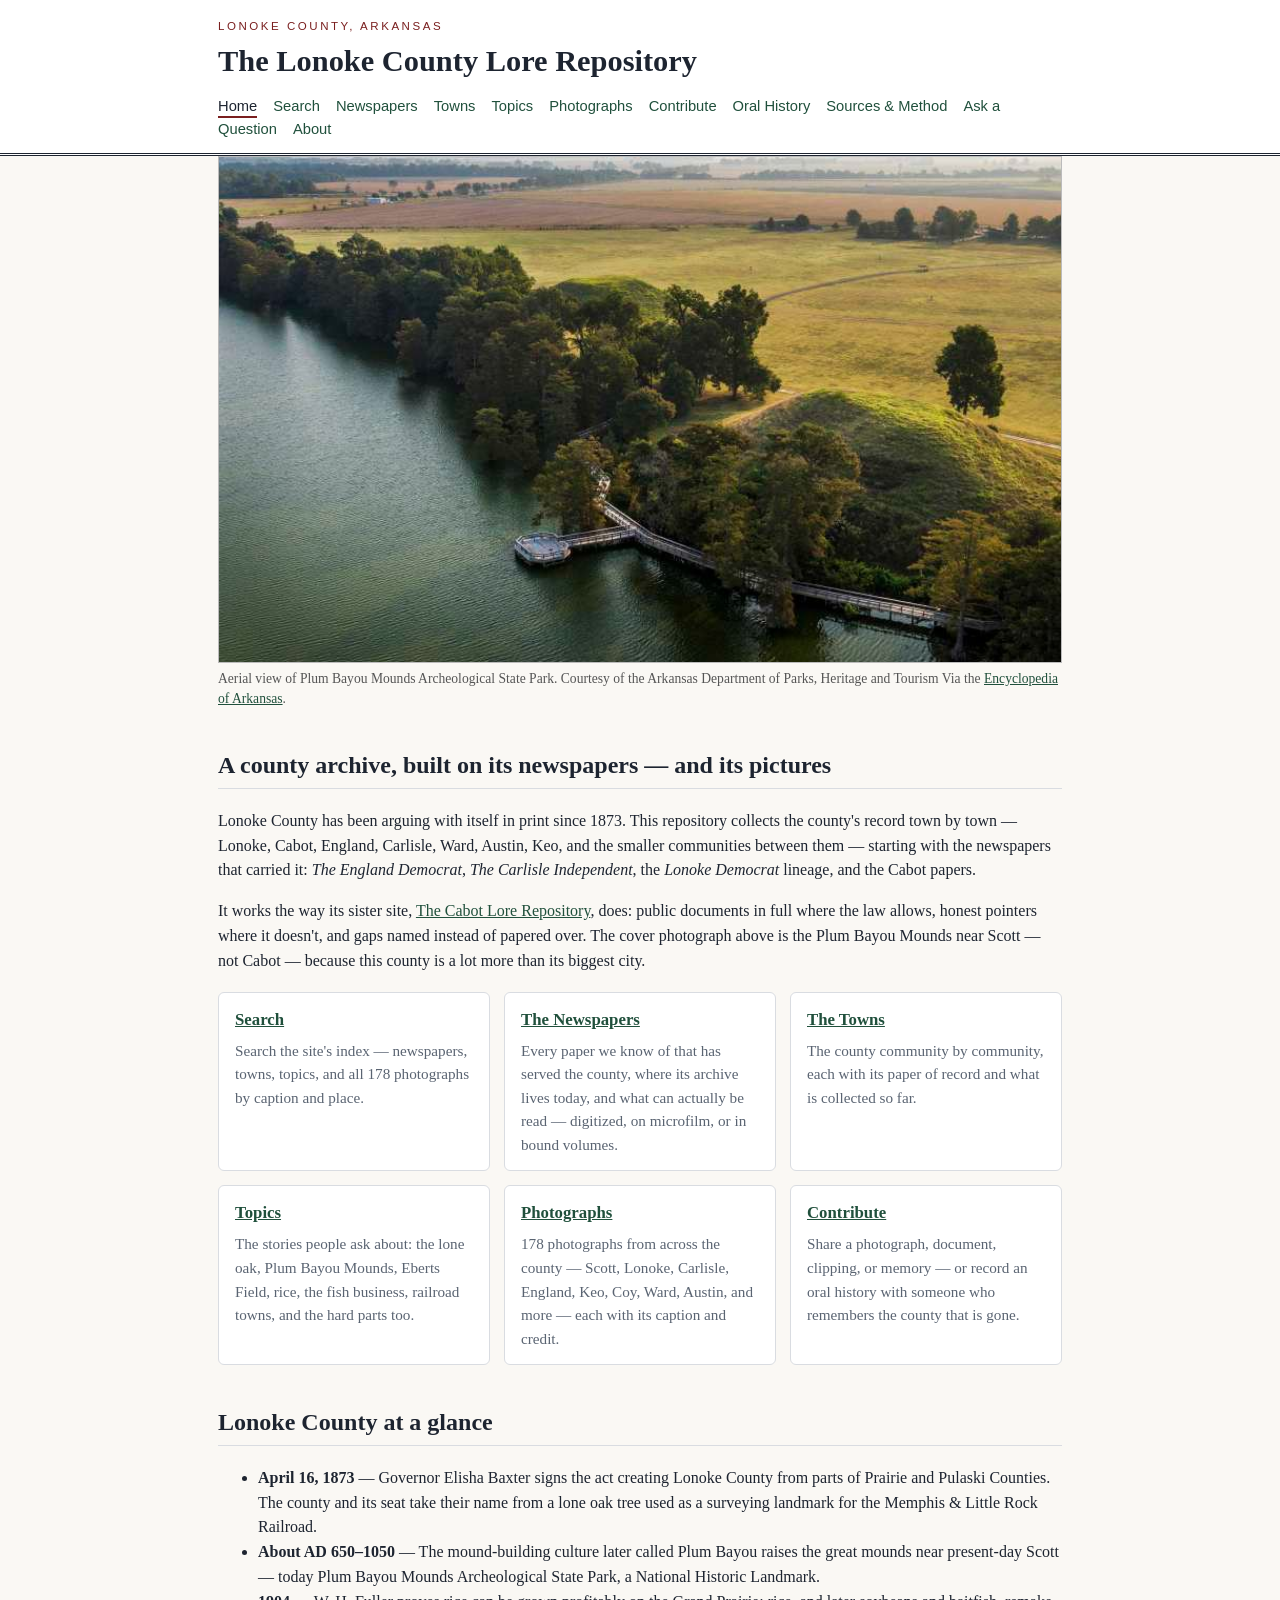
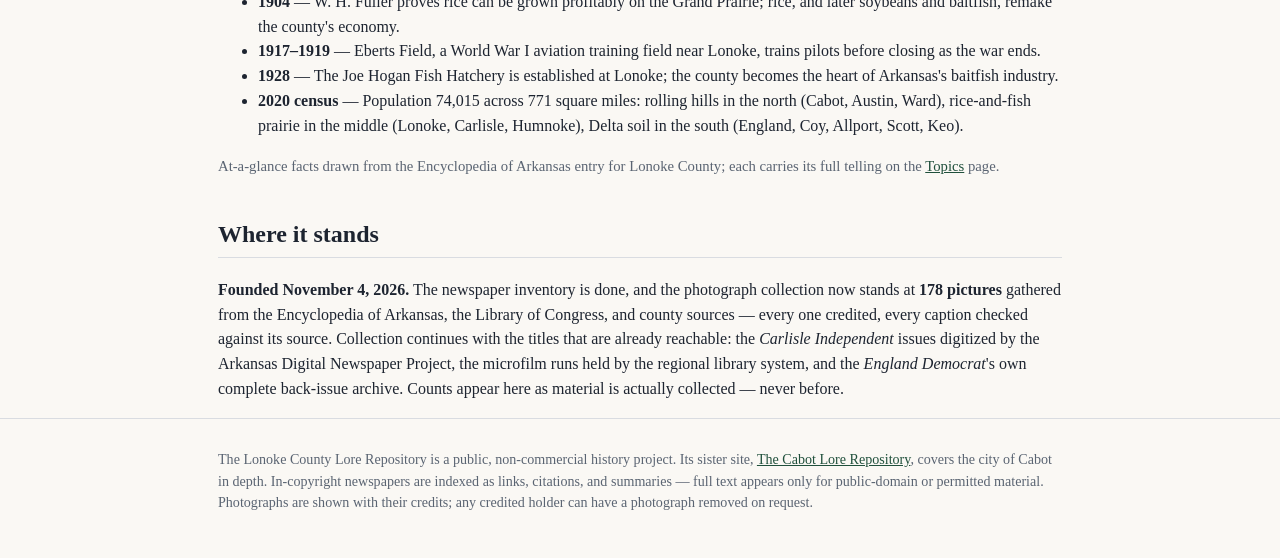
<file: index.html>
<!DOCTYPE html>
<html lang="en">
<head>
<meta charset="utf-8">
<meta name="viewport" content="width=device-width, initial-scale=1">
<title>Home · The Lonoke County Lore Repository</title>
<meta name="description" content="A public archive of Lonoke County, Arkansas history, built on its area newspapers — England Democrat, Carlisle Independent, Lonoke Democrat, and the Cabot papers — with photographs from every corner of the county.">
<link rel="canonical" href="https://hirammcknoxt.github.io/lonoke-county-history/">
<meta property="og:type" content="website">
<meta property="og:site_name" content="The Lonoke County Lore Repository">
<meta property="og:title" content="Home · The Lonoke County Lore Repository">
<meta property="og:description" content="A public archive of Lonoke County, Arkansas history, built on its area newspapers — England Democrat, Carlisle Independent, Lonoke Democrat, and the Cabot papers — with photographs from every corner of the county.">
<meta property="og:url" content="https://hirammcknoxt.github.io/lonoke-county-history/">
<meta name="twitter:card" content="summary">
<meta name="twitter:title" content="Home · The Lonoke County Lore Repository">
<meta name="twitter:description" content="A public archive of Lonoke County, Arkansas history, built on its area newspapers — England Democrat, Carlisle Independent, Lonoke Democrat, and the Cabot papers — with photographs from every corner of the county.">
<link rel="stylesheet" href="assets/style.css">
</head>
<body>
<header><div class="wrap">
<p class="kicker">Lonoke County, Arkansas</p>
<h1><a href="index.html">The Lonoke County Lore Repository</a></h1>
<nav><a href="index.html" class="on">Home</a><a href="search.html">Search</a><a href="newspapers.html">Newspapers</a><a href="towns.html">Towns</a><a href="topics.html">Topics</a><a href="photos.html">Photographs</a><a href="contribute.html">Contribute</a><a href="oral-history.html">Oral History</a><a href="sources.html">Sources &amp; Method</a><a href="ask.html">Ask a Question</a><a href="about.html">About</a></nav>
</div></header>
<main class="wrap">
<figure class="hero photo" id="plum-bayou-mounds-view-18273"><img src="images/plum-bayou-mounds-view-18273.svg" alt="Aerial view of Plum Bayou Mounds Archeological State Park." loading="lazy" decoding="async"><figcaption>Aerial view of Plum Bayou Mounds Archeological State Park. Courtesy of the Arkansas Department of Parks, Heritage and Tourism Via the <a href="https://encyclopediaofarkansas.net/media/plum-bayou-mounds-view-18273/">Encyclopedia of Arkansas</a>.</figcaption></figure>

<h2>A county archive, built on its newspapers — and its pictures</h2>
<p>Lonoke County has been arguing with itself in print since 1873. This repository collects the
county's record town by town — Lonoke, Cabot, England, Carlisle, Ward, Austin, Keo, and the
smaller communities between them — starting with the newspapers that carried it:
<em>The England Democrat</em>, <em>The Carlisle Independent</em>, the <em>Lonoke Democrat</em>
lineage, and the Cabot papers.</p>
<p>It works the way its sister site, <a href="https://cabotlore.org/">The Cabot Lore Repository</a>,
does: public documents in full where the law allows, honest pointers where it doesn't, and gaps
named instead of papered over. The cover photograph above is the Plum Bayou Mounds near Scott —
not Cabot — because this county is a lot more than its biggest city.</p>
<div class="cards">
  <div class="card"><h3><a href="search.html">Search</a></h3>
  <p>Search the site's index — newspapers, towns, topics, and all 178 photographs by caption and place.</p></div>
  <div class="card"><h3><a href="newspapers.html">The Newspapers</a></h3>
  <p>Every paper we know of that has served the county, where its archive lives today, and what
  can actually be read — digitized, on microfilm, or in bound volumes.</p></div>
  <div class="card"><h3><a href="towns.html">The Towns</a></h3>
  <p>The county community by community, each with its paper of record and what is collected so far.</p></div>
  <div class="card"><h3><a href="topics.html">Topics</a></h3>
  <p>The stories people ask about: the lone oak, Plum Bayou Mounds, Eberts Field, rice, the fish
  business, railroad towns, and the hard parts too.</p></div>
  <div class="card"><h3><a href="photos.html">Photographs</a></h3>
  <p>178 photographs from across the county — Scott, Lonoke, Carlisle, England, Keo, Coy,
  Ward, Austin, and more — each with its caption and credit.</p></div>
  <div class="card"><h3><a href="contribute.html">Contribute</a></h3>
  <p>Share a photograph, document, clipping, or memory — or record an oral history with someone
  who remembers the county that is gone.</p></div>
</div>
<h2>Lonoke County at a glance</h2>
<ul>
<li><strong>April 16, 1873</strong> — Governor Elisha Baxter signs the act creating Lonoke County from parts of Prairie and Pulaski Counties. The county and its seat take their name from a lone oak tree used as a surveying landmark for the Memphis &amp; Little Rock Railroad.</li>
<li><strong>About AD 650–1050</strong> — The mound-building culture later called Plum Bayou raises the great mounds near present-day Scott — today Plum Bayou Mounds Archeological State Park, a National Historic Landmark.</li>
<li><strong>1904</strong> — W. H. Fuller proves rice can be grown profitably on the Grand Prairie; rice, and later soybeans and baitfish, remake the county's economy.</li>
<li><strong>1917–1919</strong> — Eberts Field, a World War I aviation training field near Lonoke, trains pilots before closing as the war ends.</li>
<li><strong>1928</strong> — The Joe Hogan Fish Hatchery is established at Lonoke; the county becomes the heart of Arkansas's baitfish industry.</li>
<li><strong>2020 census</strong> — Population 74,015 across 771 square miles: rolling hills in the north (Cabot, Austin, Ward), rice-and-fish prairie in the middle (Lonoke, Carlisle, Humnoke), Delta soil in the south (England, Coy, Allport, Scott, Keo).</li>
</ul>
<p class="note">At-a-glance facts drawn from the Encyclopedia of Arkansas entry for Lonoke County; each carries its full telling on the <a href="topics.html">Topics</a> page.</p>
<h2>Where it stands</h2>
<p><strong>Founded November 4, 2026.</strong> The newspaper inventory is done, and the photograph
collection now stands at <strong>178 pictures</strong> gathered from the Encyclopedia of
Arkansas, the Library of Congress, and county sources — every one credited, every caption checked
against its source. Collection continues with the titles that are already reachable: the
<em>Carlisle Independent</em> issues digitized by the Arkansas Digital Newspaper Project, the
microfilm runs held by the regional library system, and the <em>England Democrat</em>'s own
complete back-issue archive. Counts appear here as material is actually collected — never before.</p>

</main>
<footer><div class="wrap">
<p class="small">The Lonoke County Lore Repository is a public, non-commercial history project.
Its sister site, <a href="https://cabotlore.org/">The Cabot Lore Repository</a>, covers the city of Cabot in depth.
In-copyright newspapers are indexed as links, citations, and summaries — full text appears only for
public-domain or permitted material. Photographs are shown with their credits; any credited holder
can have a photograph removed on request.</p>
</div></footer>
</body>
</html>
</file>
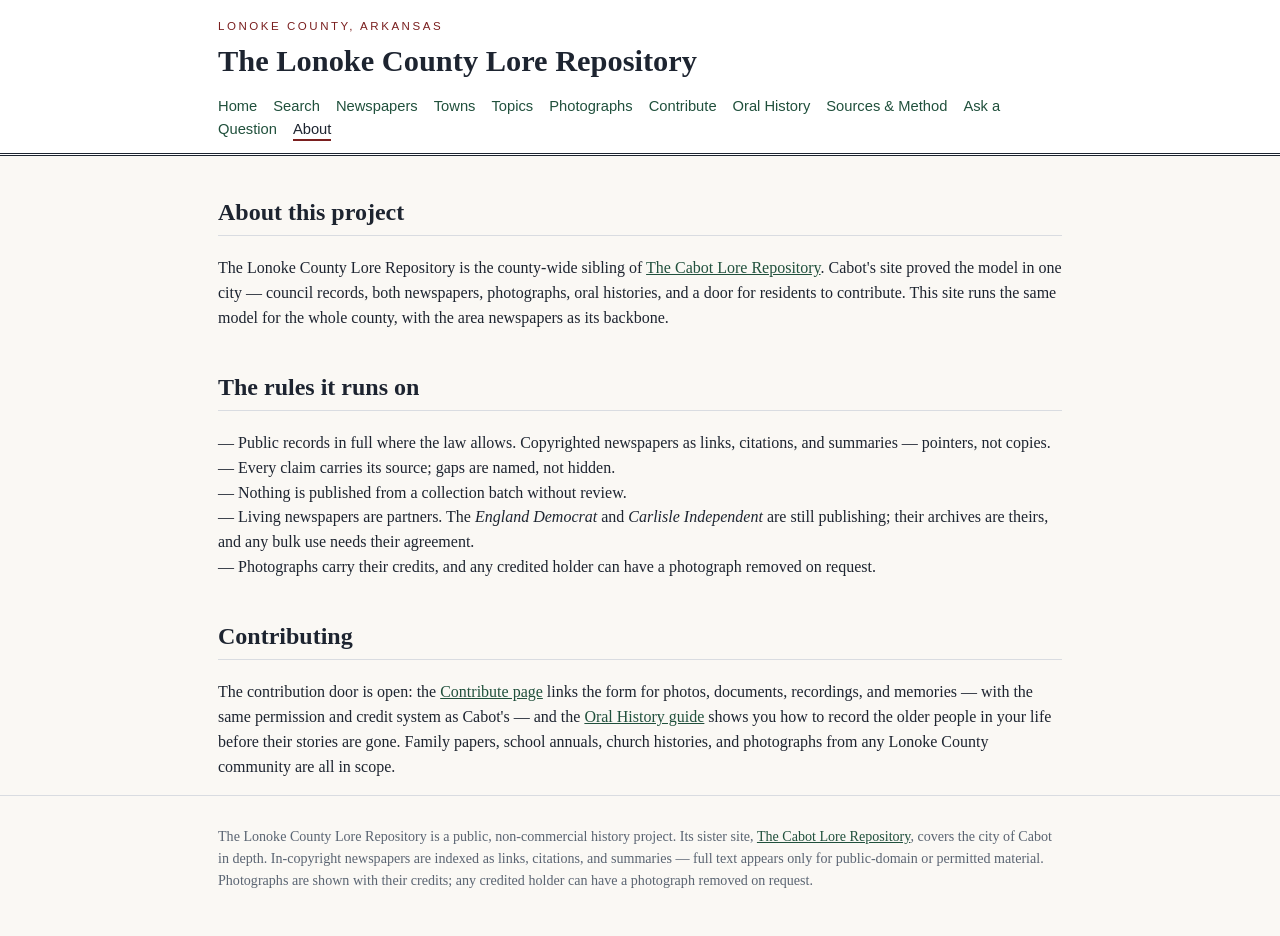
<file: about.html>
<!DOCTYPE html>
<html lang="en">
<head>
<meta charset="utf-8">
<meta name="viewport" content="width=device-width, initial-scale=1">
<title>About · The Lonoke County Lore Repository</title>
<meta name="description" content="About The Lonoke County Lore Repository — the county-wide sibling of The Cabot Lore Repository, its rules, and how to contribute.">
<link rel="canonical" href="https://hirammcknoxt.github.io/lonoke-county-history/about.html">
<meta property="og:type" content="website">
<meta property="og:site_name" content="The Lonoke County Lore Repository">
<meta property="og:title" content="About · The Lonoke County Lore Repository">
<meta property="og:description" content="About The Lonoke County Lore Repository — the county-wide sibling of The Cabot Lore Repository, its rules, and how to contribute.">
<meta property="og:url" content="https://hirammcknoxt.github.io/lonoke-county-history/about.html">
<meta name="twitter:card" content="summary">
<meta name="twitter:title" content="About · The Lonoke County Lore Repository">
<meta name="twitter:description" content="About The Lonoke County Lore Repository — the county-wide sibling of The Cabot Lore Repository, its rules, and how to contribute.">
<link rel="stylesheet" href="assets/style.css">
</head>
<body>
<header><div class="wrap">
<p class="kicker">Lonoke County, Arkansas</p>
<h1><a href="index.html">The Lonoke County Lore Repository</a></h1>
<nav><a href="index.html">Home</a><a href="search.html">Search</a><a href="newspapers.html">Newspapers</a><a href="towns.html">Towns</a><a href="topics.html">Topics</a><a href="photos.html">Photographs</a><a href="contribute.html">Contribute</a><a href="oral-history.html">Oral History</a><a href="sources.html">Sources &amp; Method</a><a href="ask.html">Ask a Question</a><a href="about.html" class="on">About</a></nav>
</div></header>
<main class="wrap">

<h2>About this project</h2>
<p>The Lonoke County Lore Repository is the county-wide sibling of
<a href="https://cabotlore.org/">The Cabot Lore Repository</a>. Cabot's site proved the model
in one city — council records, both newspapers, photographs, oral histories, and a door for
residents to contribute. This site runs the same model for the whole county, with the area
newspapers as its backbone.</p>
<h2>The rules it runs on</h2>
<p>— Public records in full where the law allows. Copyrighted newspapers as links, citations,
and summaries — pointers, not copies.<br>
— Every claim carries its source; gaps are named, not hidden.<br>
— Nothing is published from a collection batch without review.<br>
— Living newspapers are partners. The <em>England Democrat</em> and <em>Carlisle Independent</em>
are still publishing; their archives are theirs, and any bulk use needs their agreement.<br>
— Photographs carry their credits, and any credited holder can have a photograph removed on request.</p>
<h2>Contributing</h2>
<p>The contribution door is open: the <a href="contribute.html">Contribute page</a> links the
form for photos, documents, recordings, and memories — with the same permission and credit
system as Cabot's — and the <a href="oral-history.html">Oral History guide</a> shows you how to
record the older people in your life before their stories are gone. Family papers, school
annuals, church histories, and photographs from any Lonoke County community are all in scope.</p>

</main>
<footer><div class="wrap">
<p class="small">The Lonoke County Lore Repository is a public, non-commercial history project.
Its sister site, <a href="https://cabotlore.org/">The Cabot Lore Repository</a>, covers the city of Cabot in depth.
In-copyright newspapers are indexed as links, citations, and summaries — full text appears only for
public-domain or permitted material. Photographs are shown with their credits; any credited holder
can have a photograph removed on request.</p>
</div></footer>
</body>
</html>
</file>
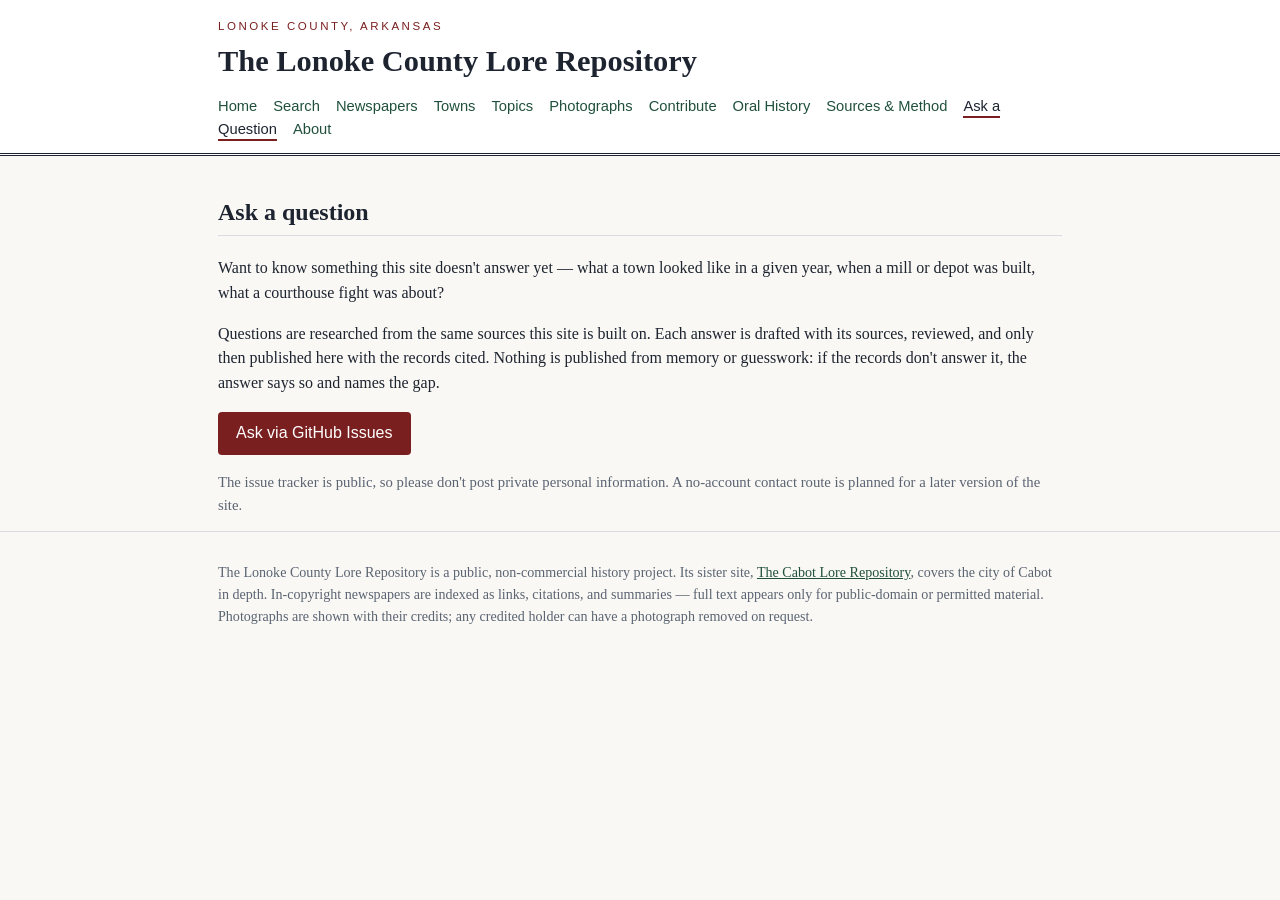
<file: ask.html>
<!DOCTYPE html>
<html lang="en">
<head>
<meta charset="utf-8">
<meta name="viewport" content="width=device-width, initial-scale=1">
<title>Ask a Question · The Lonoke County Lore Repository</title>
<meta name="description" content="Ask a question about Lonoke County, Arkansas history and get a researched, sourced answer added to the Repository.">
<link rel="canonical" href="https://hirammcknoxt.github.io/lonoke-county-history/ask.html">
<meta property="og:type" content="website">
<meta property="og:site_name" content="The Lonoke County Lore Repository">
<meta property="og:title" content="Ask a Question · The Lonoke County Lore Repository">
<meta property="og:description" content="Ask a question about Lonoke County, Arkansas history and get a researched, sourced answer added to the Repository.">
<meta property="og:url" content="https://hirammcknoxt.github.io/lonoke-county-history/ask.html">
<meta name="twitter:card" content="summary">
<meta name="twitter:title" content="Ask a Question · The Lonoke County Lore Repository">
<meta name="twitter:description" content="Ask a question about Lonoke County, Arkansas history and get a researched, sourced answer added to the Repository.">
<link rel="stylesheet" href="assets/style.css">
</head>
<body>
<header><div class="wrap">
<p class="kicker">Lonoke County, Arkansas</p>
<h1><a href="index.html">The Lonoke County Lore Repository</a></h1>
<nav><a href="index.html">Home</a><a href="search.html">Search</a><a href="newspapers.html">Newspapers</a><a href="towns.html">Towns</a><a href="topics.html">Topics</a><a href="photos.html">Photographs</a><a href="contribute.html">Contribute</a><a href="oral-history.html">Oral History</a><a href="sources.html">Sources &amp; Method</a><a href="ask.html" class="on">Ask a Question</a><a href="about.html">About</a></nav>
</div></header>
<main class="wrap">

<h2>Ask a question</h2>
<p>Want to know something this site doesn't answer yet — what a town looked like in a given year,
when a mill or depot was built, what a courthouse fight was about?</p>
<p>Questions are researched from the same sources this site is built on. Each answer is
drafted with its sources, reviewed, and only then published here with the records cited.
Nothing is published from memory or guesswork: if the records don't answer it, the answer
says so and names the gap.</p>
<p><a class="button" href="https://github.com/HiramMcknoxt/lonoke-county-history/issues/new">Ask via GitHub Issues</a></p>
<p class="note">The issue tracker is public, so please don't post private personal information.
A no-account contact route is planned for a later version of the site.</p>

</main>
<footer><div class="wrap">
<p class="small">The Lonoke County Lore Repository is a public, non-commercial history project.
Its sister site, <a href="https://cabotlore.org/">The Cabot Lore Repository</a>, covers the city of Cabot in depth.
In-copyright newspapers are indexed as links, citations, and summaries — full text appears only for
public-domain or permitted material. Photographs are shown with their credits; any credited holder
can have a photograph removed on request.</p>
</div></footer>
</body>
</html>
</file>
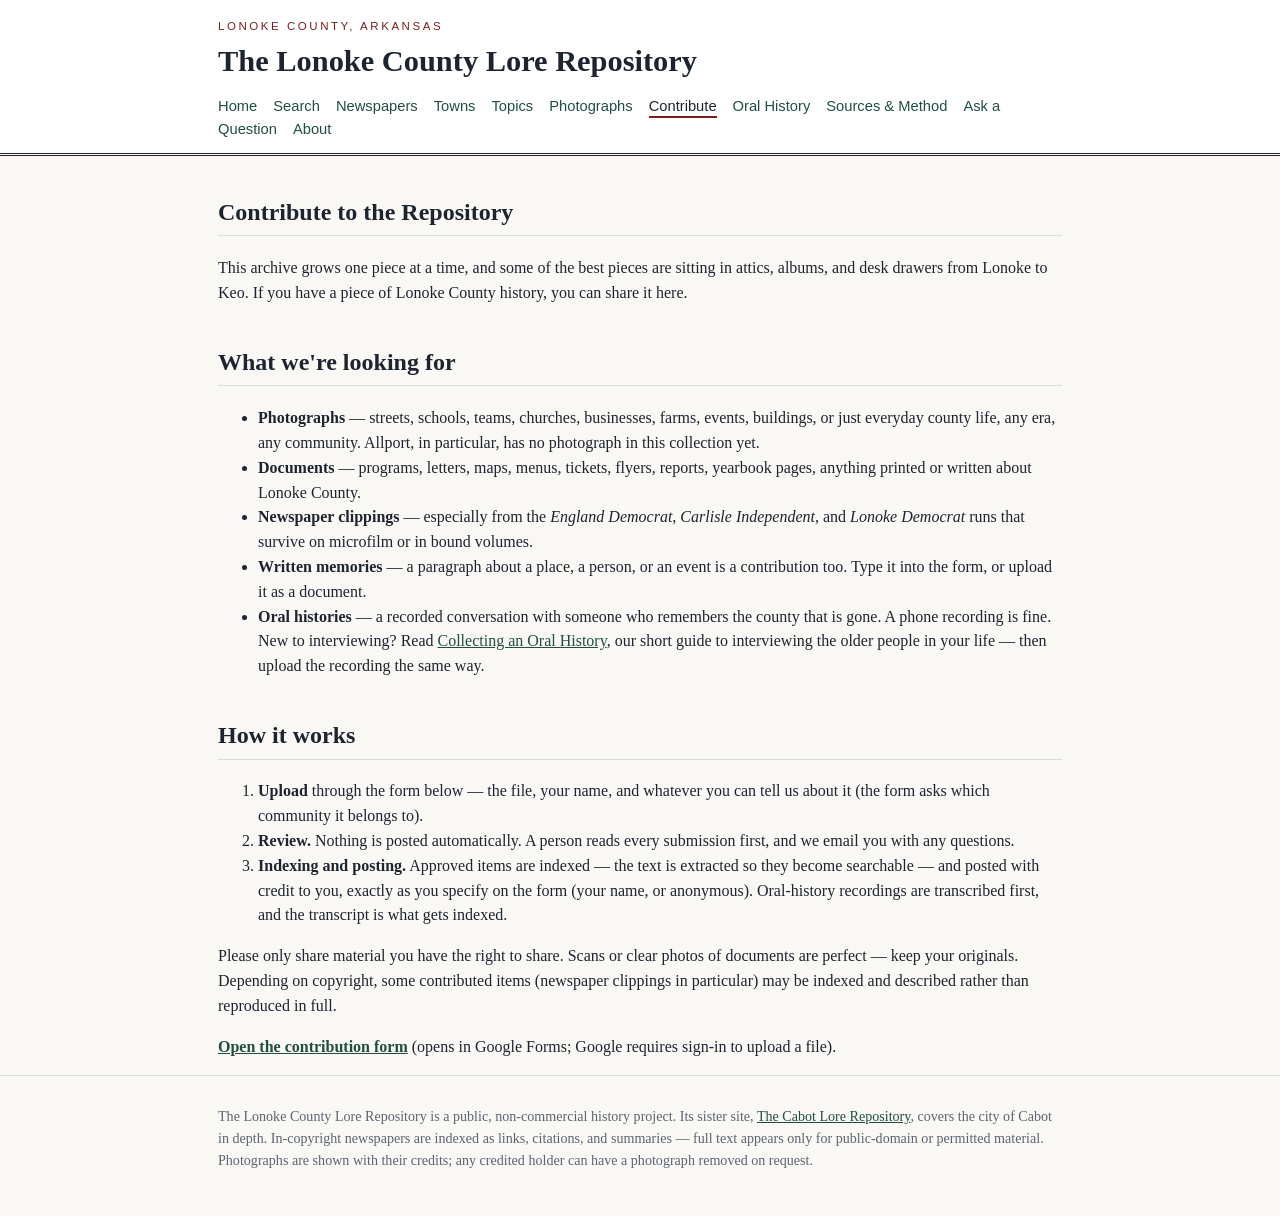
<file: contribute.html>
<!DOCTYPE html>
<html lang="en">
<head>
<meta charset="utf-8">
<meta name="viewport" content="width=device-width, initial-scale=1">
<title>Contribute · The Lonoke County Lore Repository</title>
<meta name="description" content="Share a Lonoke County photograph, document, clipping, memory, or oral history with The Lonoke County Lore Repository.">
<link rel="canonical" href="https://hirammcknoxt.github.io/lonoke-county-history/contribute.html">
<meta property="og:type" content="website">
<meta property="og:site_name" content="The Lonoke County Lore Repository">
<meta property="og:title" content="Contribute · The Lonoke County Lore Repository">
<meta property="og:description" content="Share a Lonoke County photograph, document, clipping, memory, or oral history with The Lonoke County Lore Repository.">
<meta property="og:url" content="https://hirammcknoxt.github.io/lonoke-county-history/contribute.html">
<meta name="twitter:card" content="summary">
<meta name="twitter:title" content="Contribute · The Lonoke County Lore Repository">
<meta name="twitter:description" content="Share a Lonoke County photograph, document, clipping, memory, or oral history with The Lonoke County Lore Repository.">
<link rel="stylesheet" href="assets/style.css">
</head>
<body>
<header><div class="wrap">
<p class="kicker">Lonoke County, Arkansas</p>
<h1><a href="index.html">The Lonoke County Lore Repository</a></h1>
<nav><a href="index.html">Home</a><a href="search.html">Search</a><a href="newspapers.html">Newspapers</a><a href="towns.html">Towns</a><a href="topics.html">Topics</a><a href="photos.html">Photographs</a><a href="contribute.html" class="on">Contribute</a><a href="oral-history.html">Oral History</a><a href="sources.html">Sources &amp; Method</a><a href="ask.html">Ask a Question</a><a href="about.html">About</a></nav>
</div></header>
<main class="wrap">

<h2>Contribute to the Repository</h2>
<p>This archive grows one piece at a time, and some of the best pieces are sitting in attics,
albums, and desk drawers from Lonoke to Keo. If you have a piece of Lonoke County history,
you can share it here.</p>
<h2>What we're looking for</h2>
<ul>
<li><strong>Photographs</strong> — streets, schools, teams, churches, businesses, farms, events,
buildings, or just everyday county life, any era, any community. Allport, in particular, has no
photograph in this collection yet.</li>
<li><strong>Documents</strong> — programs, letters, maps, menus, tickets, flyers, reports,
yearbook pages, anything printed or written about Lonoke County.</li>
<li><strong>Newspaper clippings</strong> — especially from the <em>England Democrat</em>,
<em>Carlisle Independent</em>, and <em>Lonoke Democrat</em> runs that survive on microfilm or
in bound volumes.</li>
<li><strong>Written memories</strong> — a paragraph about a place, a person, or an event is a
contribution too. Type it into the form, or upload it as a document.</li>
<li><strong>Oral histories</strong> — a recorded conversation with someone who remembers the
county that is gone. A phone recording is fine. New to interviewing? Read
<a href="oral-history.html">Collecting an Oral History</a>, our short guide to interviewing
the older people in your life — then upload the recording the same way.</li>
</ul>
<h2>How it works</h2>
<ol>
<li><strong>Upload</strong> through the form below — the file, your name, and whatever you
can tell us about it (the form asks which community it belongs to).</li>
<li><strong>Review.</strong> Nothing is posted automatically. A person reads every submission
first, and we email you with any questions.</li>
<li><strong>Indexing and posting.</strong> Approved items are indexed — the text is extracted so
they become searchable — and posted with credit to you, exactly as you specify on the form
(your name, or anonymous). Oral-history recordings are transcribed first, and the transcript
is what gets indexed.</li>
</ol>
<p>Please only share material you have the right to share. Scans or clear photos of documents
are perfect — keep your originals. Depending on copyright, some contributed items (newspaper
clippings in particular) may be indexed and described rather than reproduced in full.</p>
<p><strong><a href="https://docs.google.com/forms/d/e/1FAIpQLSdhAverjrJxTHfY4Xa95x6uyqsXzisPd0iQVeEUyjXpFuu45Q/viewform">Open the contribution form</a></strong> (opens in Google Forms; Google requires sign-in to upload a file).</p>

</main>
<footer><div class="wrap">
<p class="small">The Lonoke County Lore Repository is a public, non-commercial history project.
Its sister site, <a href="https://cabotlore.org/">The Cabot Lore Repository</a>, covers the city of Cabot in depth.
In-copyright newspapers are indexed as links, citations, and summaries — full text appears only for
public-domain or permitted material. Photographs are shown with their credits; any credited holder
can have a photograph removed on request.</p>
</div></footer>
</body>
</html>
</file>
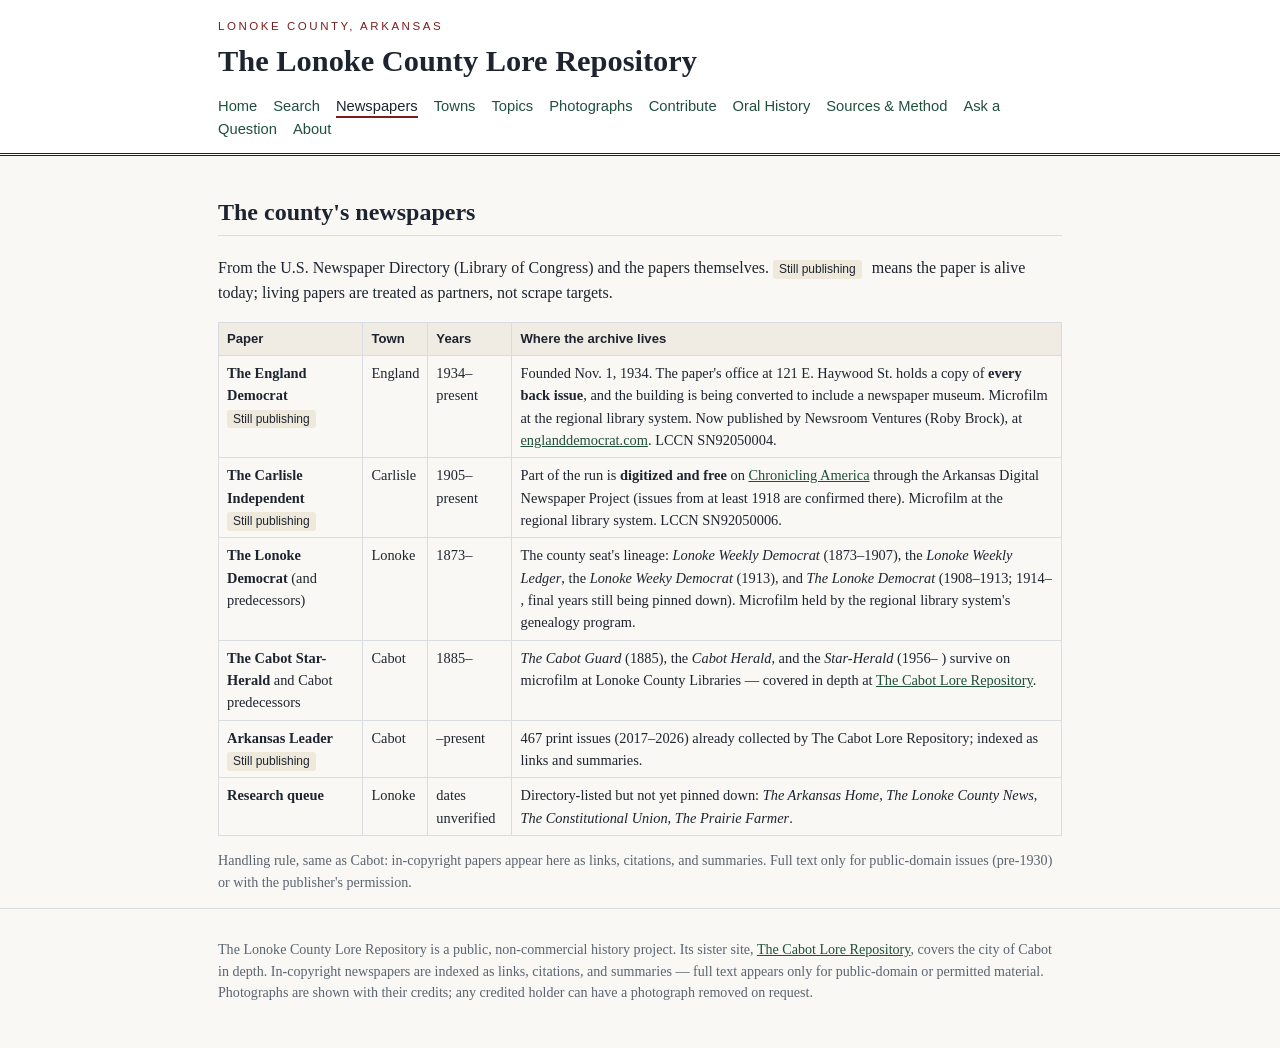
<file: newspapers.html>
<!DOCTYPE html>
<html lang="en">
<head>
<meta charset="utf-8">
<meta name="viewport" content="width=device-width, initial-scale=1">
<title>Newspapers · The Lonoke County Lore Repository</title>
<meta name="description" content="Every newspaper that has served Lonoke County, Arkansas, and where its archive lives: digitized, microfilm, or bound volumes.">
<link rel="canonical" href="https://hirammcknoxt.github.io/lonoke-county-history/newspapers.html">
<meta property="og:type" content="website">
<meta property="og:site_name" content="The Lonoke County Lore Repository">
<meta property="og:title" content="Newspapers · The Lonoke County Lore Repository">
<meta property="og:description" content="Every newspaper that has served Lonoke County, Arkansas, and where its archive lives: digitized, microfilm, or bound volumes.">
<meta property="og:url" content="https://hirammcknoxt.github.io/lonoke-county-history/newspapers.html">
<meta name="twitter:card" content="summary">
<meta name="twitter:title" content="Newspapers · The Lonoke County Lore Repository">
<meta name="twitter:description" content="Every newspaper that has served Lonoke County, Arkansas, and where its archive lives: digitized, microfilm, or bound volumes.">
<link rel="stylesheet" href="assets/style.css">
</head>
<body>
<header><div class="wrap">
<p class="kicker">Lonoke County, Arkansas</p>
<h1><a href="index.html">The Lonoke County Lore Repository</a></h1>
<nav><a href="index.html">Home</a><a href="search.html">Search</a><a href="newspapers.html" class="on">Newspapers</a><a href="towns.html">Towns</a><a href="topics.html">Topics</a><a href="photos.html">Photographs</a><a href="contribute.html">Contribute</a><a href="oral-history.html">Oral History</a><a href="sources.html">Sources &amp; Method</a><a href="ask.html">Ask a Question</a><a href="about.html">About</a></nav>
</div></header>
<main class="wrap">
<h2>The county's newspapers</h2>
<p>From the U.S. Newspaper Directory (Library of Congress) and the papers themselves.
<span class="tag">Still publishing</span> means the paper is alive today; living papers are
treated as partners, not scrape targets.</p>
<table>
<tr><th>Paper</th><th>Town</th><th>Years</th><th>Where the archive lives</th></tr>
<tr><td><strong>The England Democrat</strong> <span class="tag">Still publishing</span></td>
<td>England</td><td>1934–present</td>
<td>Founded Nov. 1, 1934. The paper's office at 121 E. Haywood St. holds a copy of
<strong>every back issue</strong>, and the building is being converted to include a newspaper
museum. Microfilm at the regional library system. Now published by Newsroom Ventures
(Roby Brock), at <a href="https://englanddemocrat.com">englanddemocrat.com</a>. LCCN SN92050004.</td></tr>
<tr><td><strong>The Carlisle Independent</strong> <span class="tag">Still publishing</span></td>
<td>Carlisle</td><td>1905–present</td>
<td>Part of the run is <strong>digitized and free</strong> on
<a href="https://chroniclingamerica.loc.gov">Chronicling America</a> through the Arkansas
Digital Newspaper Project (issues from at least 1918 are confirmed there). Microfilm at the
regional library system. LCCN SN92050006.</td></tr>
<tr><td><strong>The Lonoke Democrat</strong> (and predecessors)</td>
<td>Lonoke</td><td>1873–</td>
<td>The county seat's lineage: <em>Lonoke Weekly Democrat</em> (1873–1907), the
<em>Lonoke Weekly Ledger</em>, the <em>Lonoke Weeky Democrat</em> (1913), and
<em>The Lonoke Democrat</em> (1908–1913; 1914– , final years still being pinned down).
Microfilm held by the regional library system's genealogy program.</td></tr>
<tr><td><strong>The Cabot Star-Herald</strong> and Cabot predecessors</td>
<td>Cabot</td><td>1885–</td>
<td><em>The Cabot Guard</em> (1885), the <em>Cabot Herald</em>, and the
<em>Star-Herald</em> (1956– ) survive on microfilm at Lonoke County Libraries —
covered in depth at <a href="https://cabotlore.org/">The Cabot Lore Repository</a>.</td></tr>
<tr><td><strong>Arkansas Leader</strong> <span class="tag">Still publishing</span></td>
<td>Cabot</td><td>–present</td>
<td>467 print issues (2017–2026) already collected by The Cabot Lore Repository;
indexed as links and summaries.</td></tr>
<tr><td><strong>Research queue</strong></td><td>Lonoke</td><td>dates unverified</td>
<td>Directory-listed but not yet pinned down: <em>The Arkansas Home</em>,
<em>The Lonoke County News</em>, <em>The Constitutional Union</em>, <em>The Prairie Farmer</em>.</td></tr>
</table>
<p class="small">Handling rule, same as Cabot: in-copyright papers appear here as links,
citations, and summaries. Full text only for public-domain issues (pre-1930) or with the
publisher's permission.</p>
</main>
<footer><div class="wrap">
<p class="small">The Lonoke County Lore Repository is a public, non-commercial history project.
Its sister site, <a href="https://cabotlore.org/">The Cabot Lore Repository</a>, covers the city of Cabot in depth.
In-copyright newspapers are indexed as links, citations, and summaries — full text appears only for
public-domain or permitted material. Photographs are shown with their credits; any credited holder
can have a photograph removed on request.</p>
</div></footer>
</body>
</html>
</file>
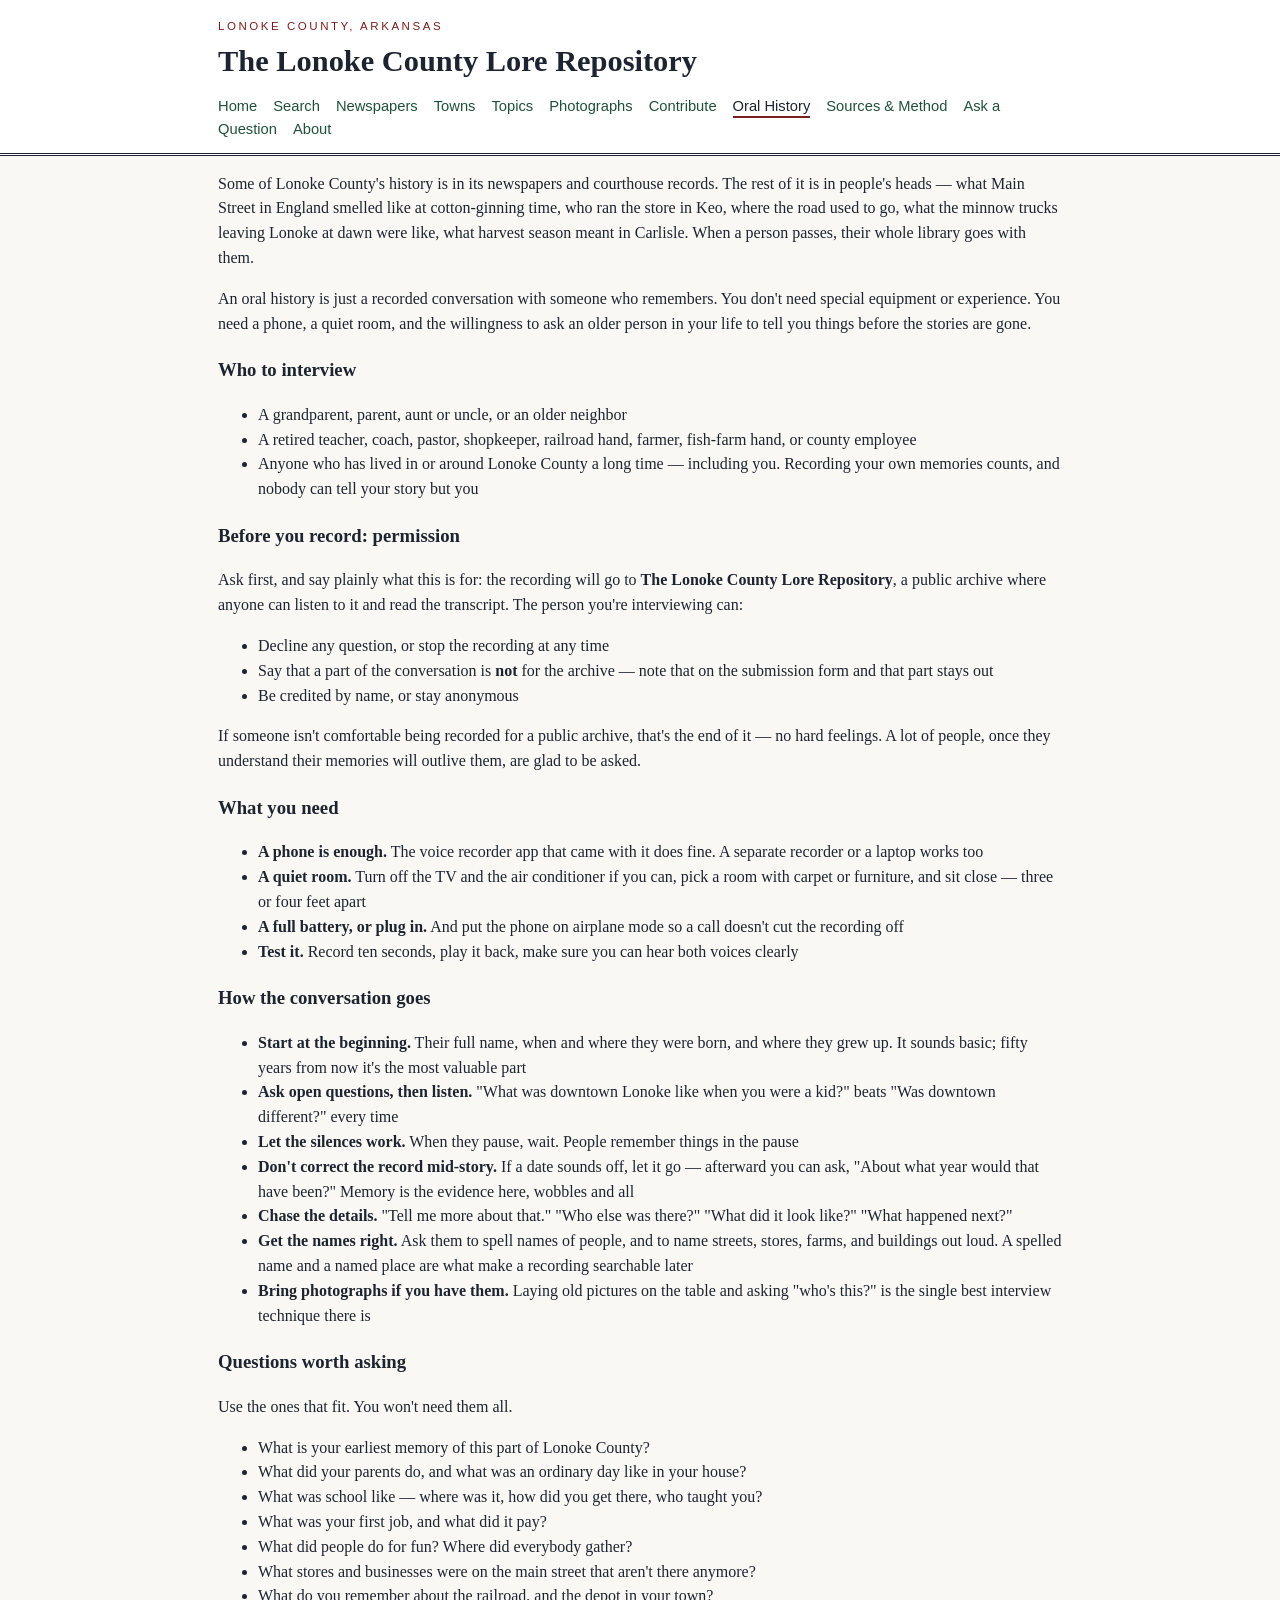
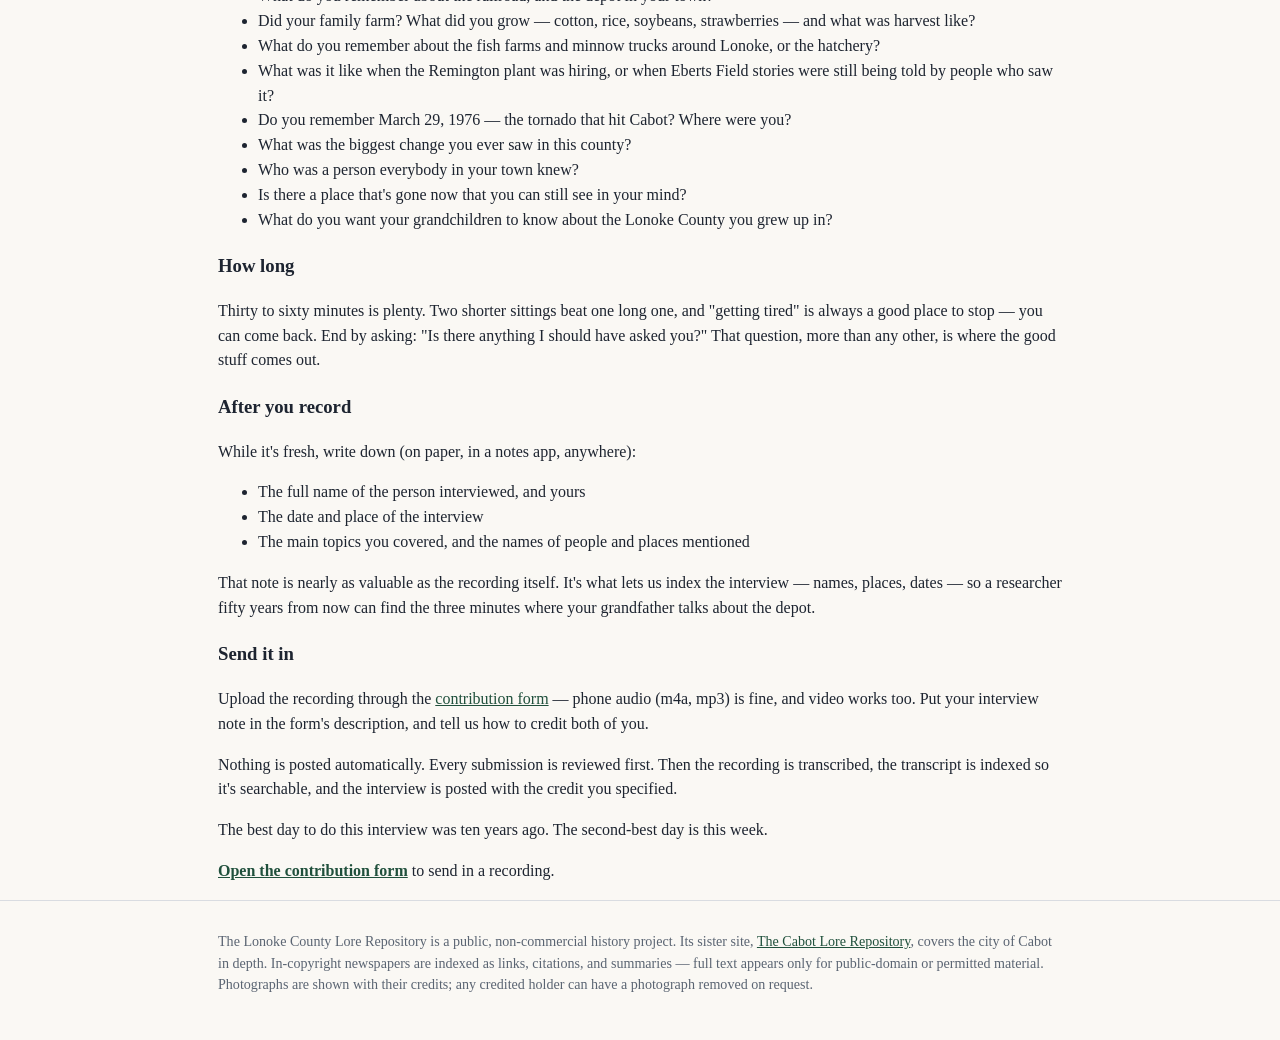
<file: oral-history.html>
<!DOCTYPE html>
<html lang="en">
<head>
<meta charset="utf-8">
<meta name="viewport" content="width=device-width, initial-scale=1">
<title>Oral History · The Lonoke County Lore Repository</title>
<meta name="description" content="How to collect an oral history in Lonoke County, Arkansas: interview the older people in your life, record it on a phone, and send it to the Repository.">
<link rel="canonical" href="https://hirammcknoxt.github.io/lonoke-county-history/oral-history.html">
<meta property="og:type" content="website">
<meta property="og:site_name" content="The Lonoke County Lore Repository">
<meta property="og:title" content="Oral History · The Lonoke County Lore Repository">
<meta property="og:description" content="How to collect an oral history in Lonoke County, Arkansas: interview the older people in your life, record it on a phone, and send it to the Repository.">
<meta property="og:url" content="https://hirammcknoxt.github.io/lonoke-county-history/oral-history.html">
<meta name="twitter:card" content="summary">
<meta name="twitter:title" content="Oral History · The Lonoke County Lore Repository">
<meta name="twitter:description" content="How to collect an oral history in Lonoke County, Arkansas: interview the older people in your life, record it on a phone, and send it to the Repository.">
<link rel="stylesheet" href="assets/style.css">
</head>
<body>
<header><div class="wrap">
<p class="kicker">Lonoke County, Arkansas</p>
<h1><a href="index.html">The Lonoke County Lore Repository</a></h1>
<nav><a href="index.html">Home</a><a href="search.html">Search</a><a href="newspapers.html">Newspapers</a><a href="towns.html">Towns</a><a href="topics.html">Topics</a><a href="photos.html">Photographs</a><a href="contribute.html">Contribute</a><a href="oral-history.html" class="on">Oral History</a><a href="sources.html">Sources &amp; Method</a><a href="ask.html">Ask a Question</a><a href="about.html">About</a></nav>
</div></header>
<main class="wrap">
<p>Some of Lonoke County&#x27;s history is in its newspapers and courthouse records. The rest of it is in people&#x27;s heads — what Main Street in England smelled like at cotton-ginning time, who ran the store in Keo, where the road used to go, what the minnow trucks leaving Lonoke at dawn were like, what harvest season meant in Carlisle. When a person passes, their whole library goes with them.</p>
<p>An oral history is just a recorded conversation with someone who remembers. You don&#x27;t need special equipment or experience. You need a phone, a quiet room, and the willingness to ask an older person in your life to tell you things before the stories are gone.</p>
<h3>Who to interview</h3>
<ul>
<li>A grandparent, parent, aunt or uncle, or an older neighbor</li>
<li>A retired teacher, coach, pastor, shopkeeper, railroad hand, farmer, fish-farm hand, or county employee</li>
<li>Anyone who has lived in or around Lonoke County a long time — including you. Recording your own memories counts, and nobody can tell your story but you</li>
</ul>
<h3>Before you record: permission</h3>
<p>Ask first, and say plainly what this is for: the recording will go to <strong>The Lonoke County Lore Repository</strong>, a public archive where anyone can listen to it and read the transcript. The person you&#x27;re interviewing can:</p>
<ul>
<li>Decline any question, or stop the recording at any time</li>
<li>Say that a part of the conversation is <strong>not</strong> for the archive — note that on the submission form and that part stays out</li>
<li>Be credited by name, or stay anonymous</li>
</ul>
<p>If someone isn&#x27;t comfortable being recorded for a public archive, that&#x27;s the end of it — no hard feelings. A lot of people, once they understand their memories will outlive them, are glad to be asked.</p>
<h3>What you need</h3>
<ul>
<li><strong>A phone is enough.</strong> The voice recorder app that came with it does fine. A separate recorder or a laptop works too</li>
<li><strong>A quiet room.</strong> Turn off the TV and the air conditioner if you can, pick a room with carpet or furniture, and sit close — three or four feet apart</li>
<li><strong>A full battery, or plug in.</strong> And put the phone on airplane mode so a call doesn&#x27;t cut the recording off</li>
<li><strong>Test it.</strong> Record ten seconds, play it back, make sure you can hear both voices clearly</li>
</ul>
<h3>How the conversation goes</h3>
<ul>
<li><strong>Start at the beginning.</strong> Their full name, when and where they were born, and where they grew up. It sounds basic; fifty years from now it&#x27;s the most valuable part</li>
<li><strong>Ask open questions, then listen.</strong> &quot;What was downtown Lonoke like when you were a kid?&quot; beats &quot;Was downtown different?&quot; every time</li>
<li><strong>Let the silences work.</strong> When they pause, wait. People remember things in the pause</li>
<li><strong>Don&#x27;t correct the record mid-story.</strong> If a date sounds off, let it go — afterward you can ask, &quot;About what year would that have been?&quot; Memory is the evidence here, wobbles and all</li>
<li><strong>Chase the details.</strong> &quot;Tell me more about that.&quot; &quot;Who else was there?&quot; &quot;What did it look like?&quot; &quot;What happened next?&quot;</li>
<li><strong>Get the names right.</strong> Ask them to spell names of people, and to name streets, stores, farms, and buildings out loud. A spelled name and a named place are what make a recording searchable later</li>
<li><strong>Bring photographs if you have them.</strong> Laying old pictures on the table and asking &quot;who&#x27;s this?&quot; is the single best interview technique there is</li>
</ul>
<h3>Questions worth asking</h3>
<p>Use the ones that fit. You won&#x27;t need them all.</p>
<ul>
<li>What is your earliest memory of this part of Lonoke County?</li>
<li>What did your parents do, and what was an ordinary day like in your house?</li>
<li>What was school like — where was it, how did you get there, who taught you?</li>
<li>What was your first job, and what did it pay?</li>
<li>What did people do for fun? Where did everybody gather?</li>
<li>What stores and businesses were on the main street that aren&#x27;t there anymore?</li>
<li>What do you remember about the railroad, and the depot in your town?</li>
<li>Did your family farm? What did you grow — cotton, rice, soybeans, strawberries — and what was harvest like?</li>
<li>What do you remember about the fish farms and minnow trucks around Lonoke, or the hatchery?</li>
<li>What was it like when the Remington plant was hiring, or when Eberts Field stories were still being told by people who saw it?</li>
<li>Do you remember March 29, 1976 — the tornado that hit Cabot? Where were you?</li>
<li>What was the biggest change you ever saw in this county?</li>
<li>Who was a person everybody in your town knew?</li>
<li>Is there a place that&#x27;s gone now that you can still see in your mind?</li>
<li>What do you want your grandchildren to know about the Lonoke County you grew up in?</li>
</ul>
<h3>How long</h3>
<p>Thirty to sixty minutes is plenty. Two shorter sittings beat one long one, and &quot;getting tired&quot; is always a good place to stop — you can come back. End by asking: &quot;Is there anything I should have asked you?&quot; That question, more than any other, is where the good stuff comes out.</p>
<h3>After you record</h3>
<p>While it&#x27;s fresh, write down (on paper, in a notes app, anywhere):</p>
<ul>
<li>The full name of the person interviewed, and yours</li>
<li>The date and place of the interview</li>
<li>The main topics you covered, and the names of people and places mentioned</li>
</ul>
<p>That note is nearly as valuable as the recording itself. It&#x27;s what lets us index the interview — names, places, dates — so a researcher fifty years from now can find the three minutes where your grandfather talks about the depot.</p>
<h3>Send it in</h3>
<p>Upload the recording through the <a href="contribute.html">contribution form</a> — phone audio (m4a, mp3) is fine, and video works too. Put your interview note in the form&#x27;s description, and tell us how to credit both of you.</p>
<p>Nothing is posted automatically. Every submission is reviewed first. Then the recording is transcribed, the transcript is indexed so it&#x27;s searchable, and the interview is posted with the credit you specified.</p>
<p>The best day to do this interview was ten years ago. The second-best day is this week.</p>
<p><strong><a href="https://docs.google.com/forms/d/e/1FAIpQLSdhAverjrJxTHfY4Xa95x6uyqsXzisPd0iQVeEUyjXpFuu45Q/viewform">Open the contribution form</a></strong> to send in a recording.</p>
</main>
<footer><div class="wrap">
<p class="small">The Lonoke County Lore Repository is a public, non-commercial history project.
Its sister site, <a href="https://cabotlore.org/">The Cabot Lore Repository</a>, covers the city of Cabot in depth.
In-copyright newspapers are indexed as links, citations, and summaries — full text appears only for
public-domain or permitted material. Photographs are shown with their credits; any credited holder
can have a photograph removed on request.</p>
</div></footer>
</body>
</html>
</file>
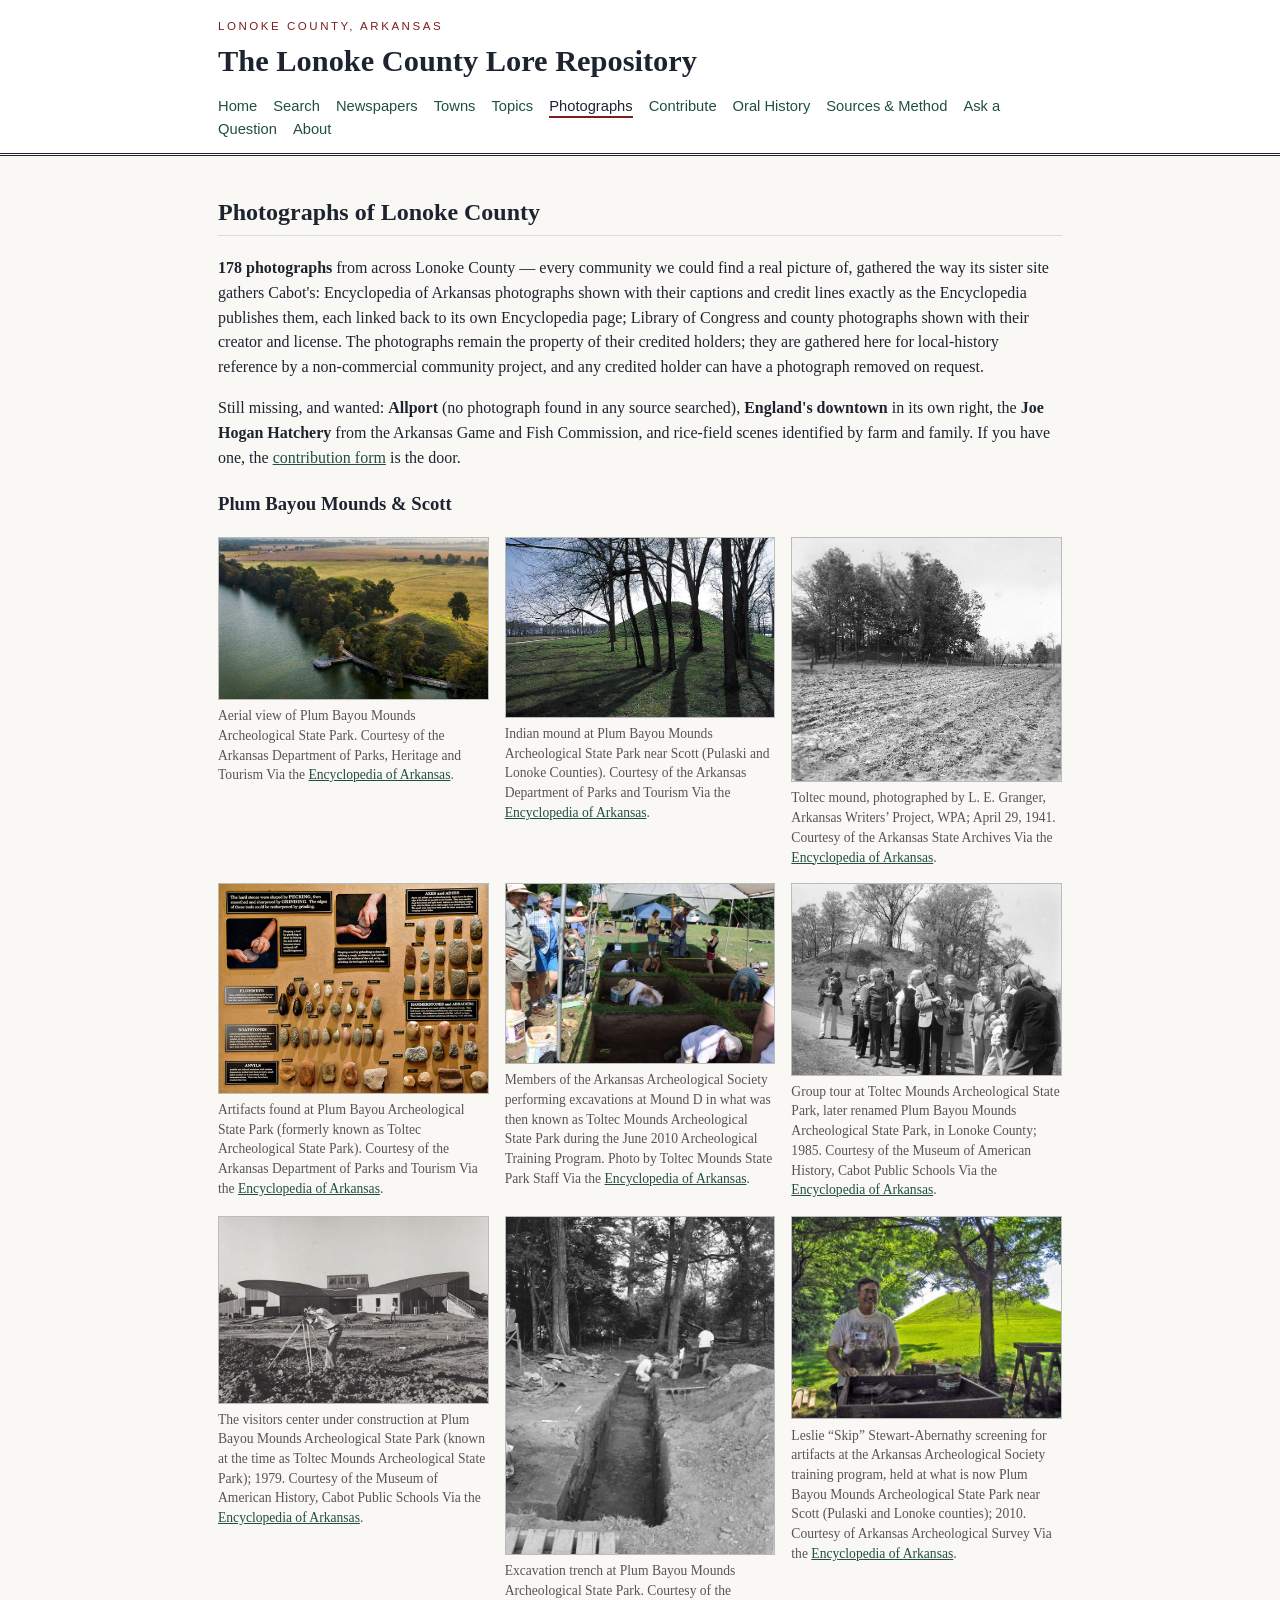
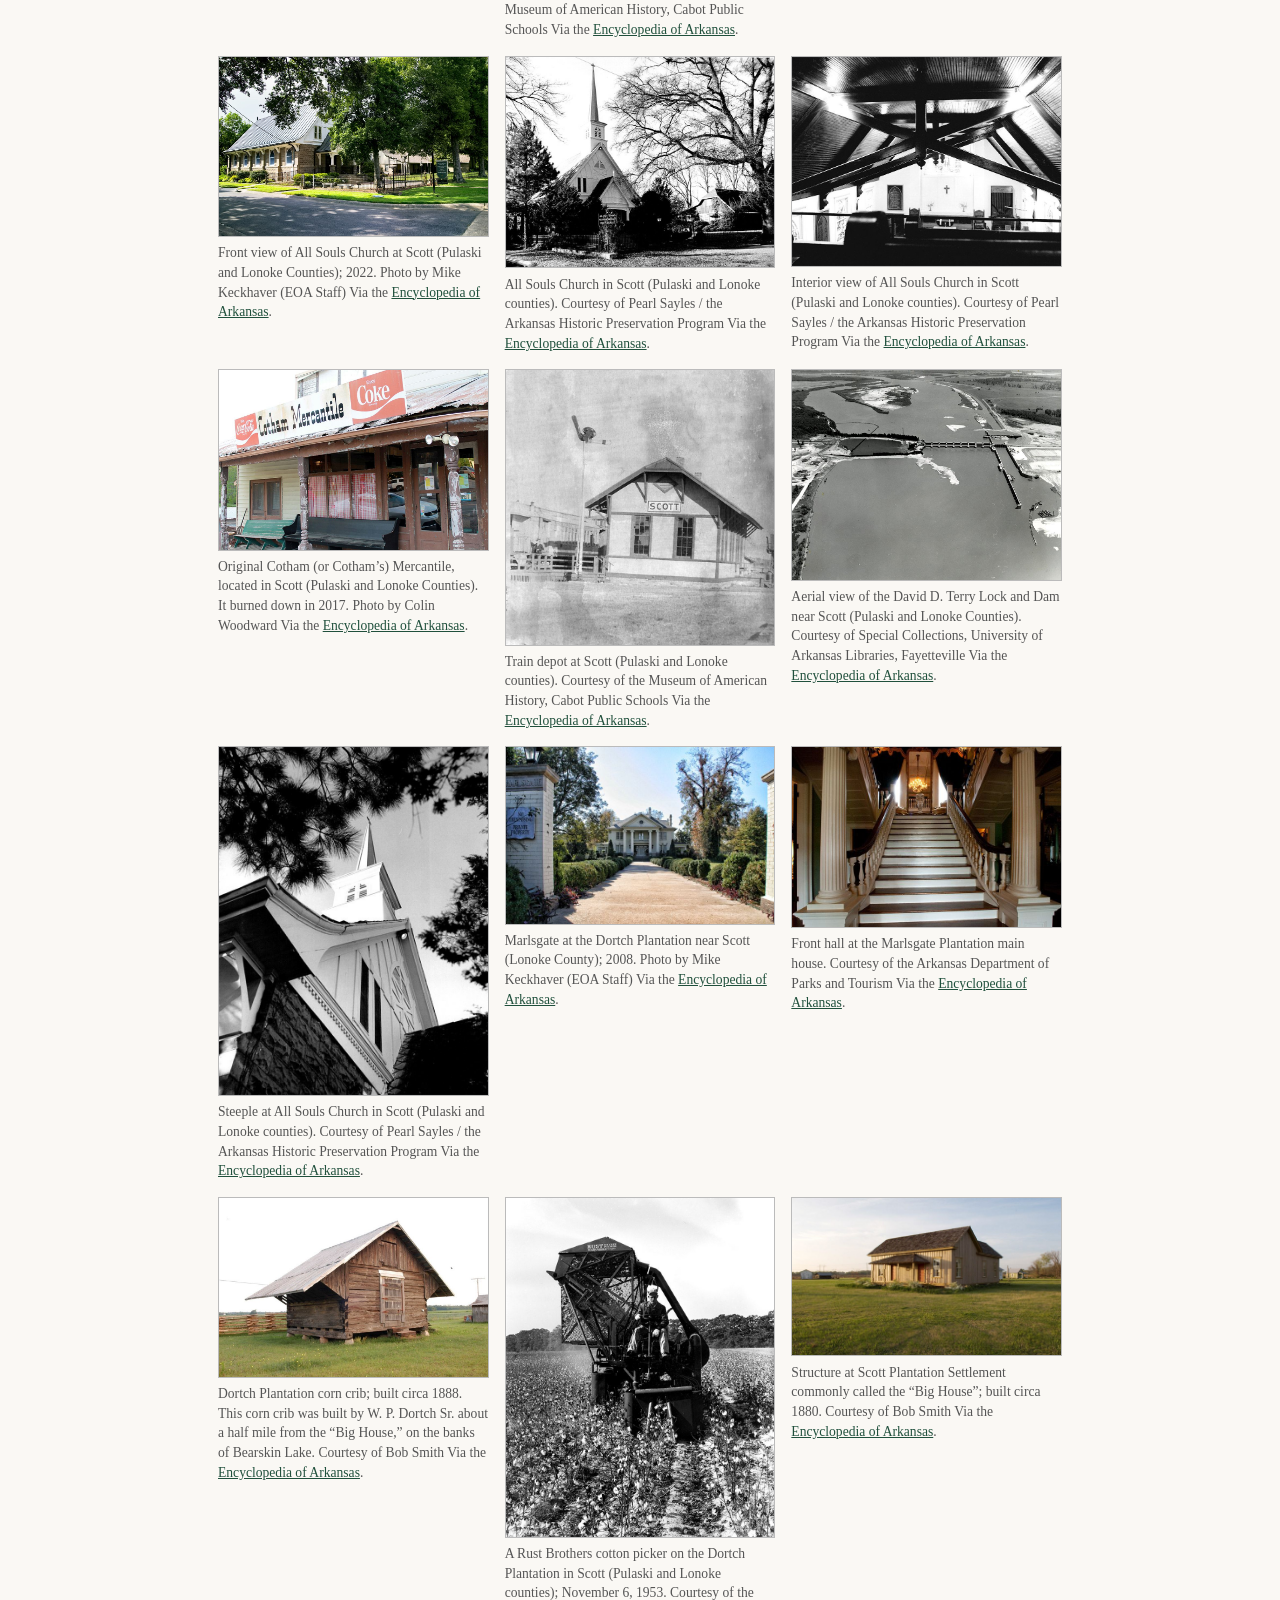
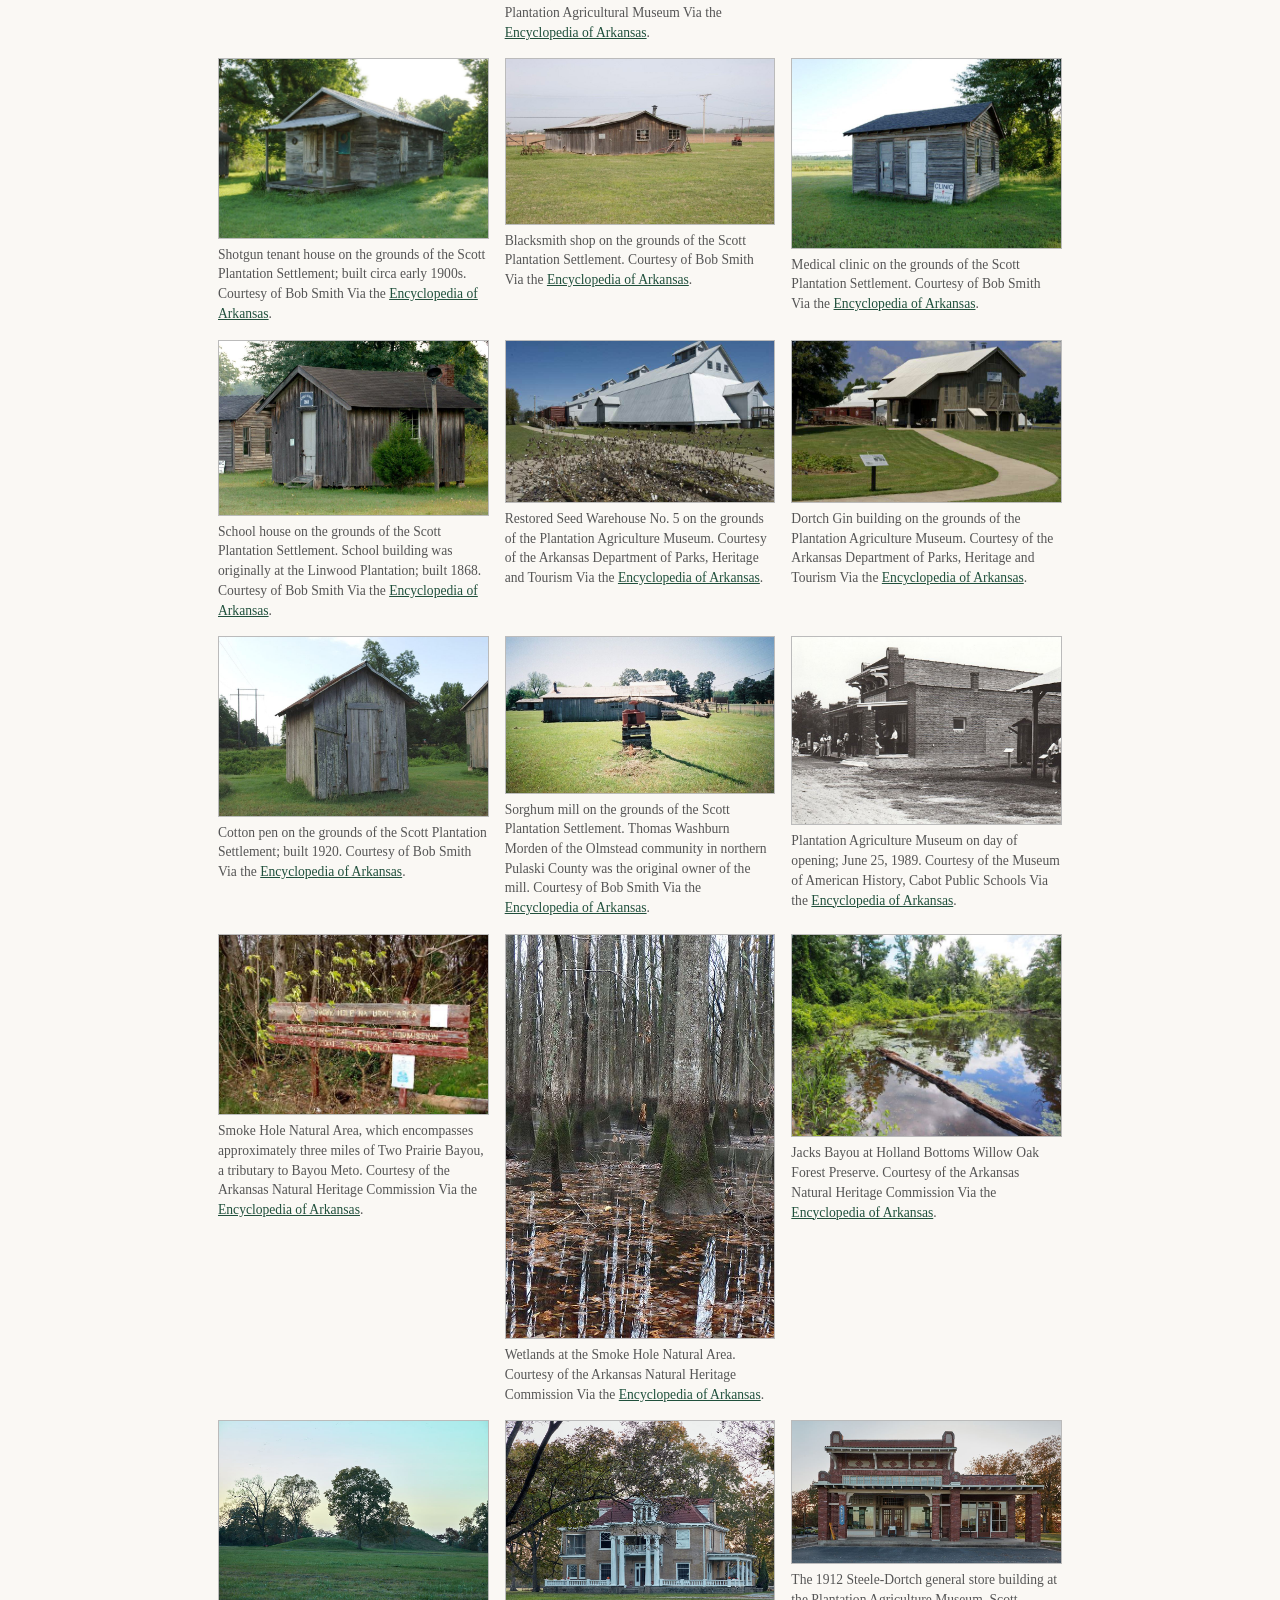
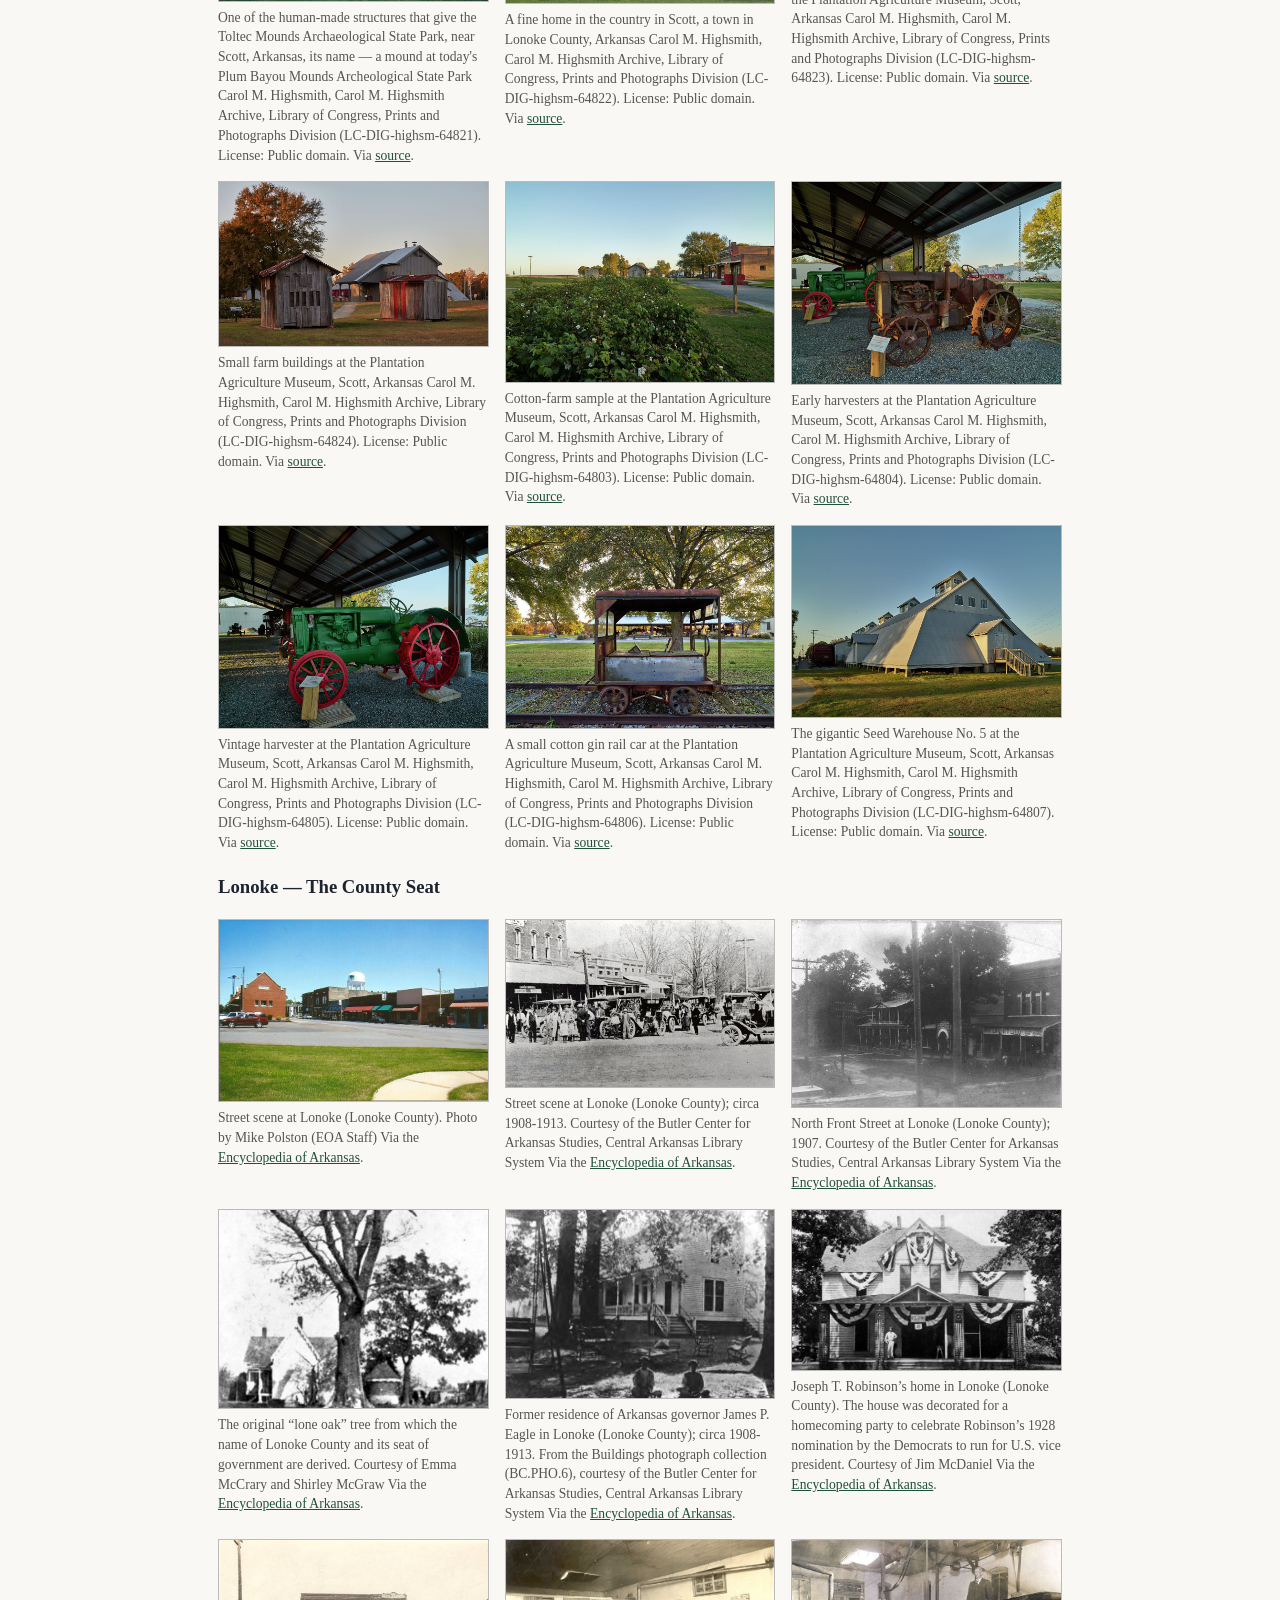
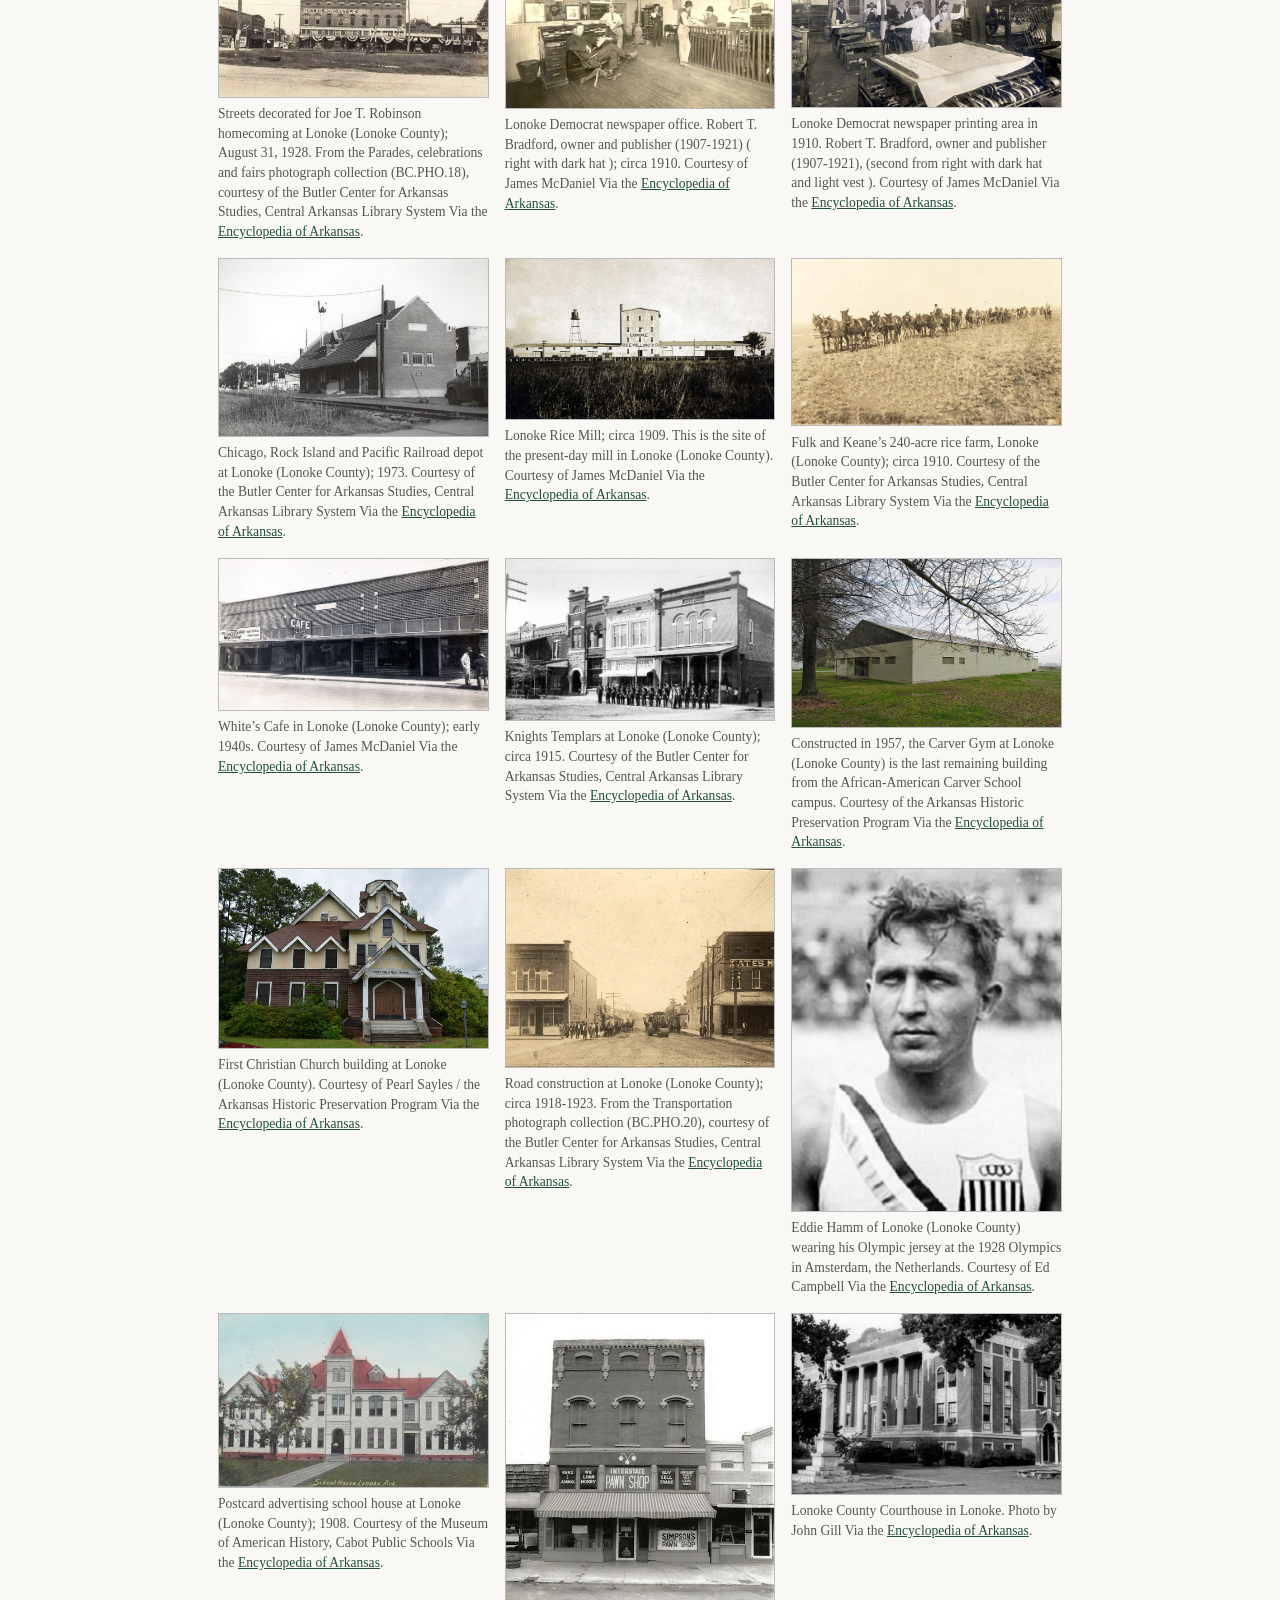
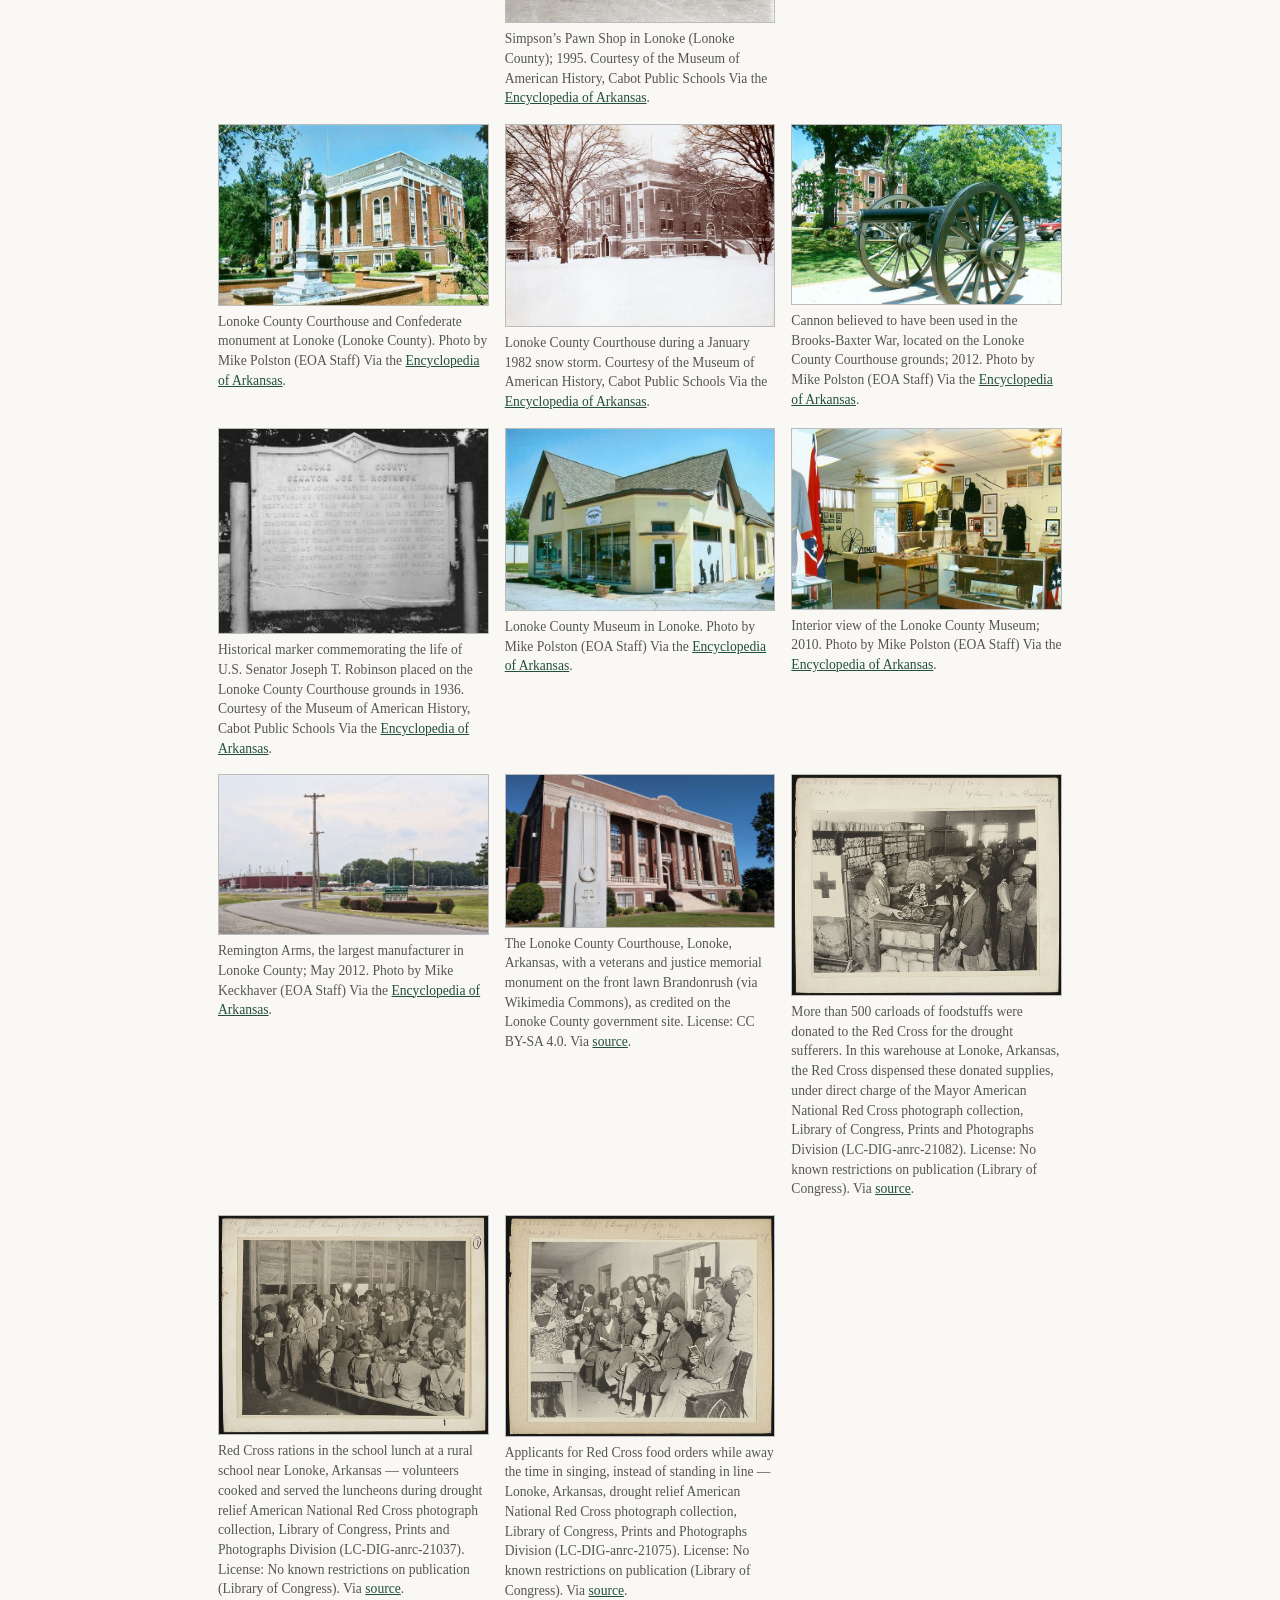
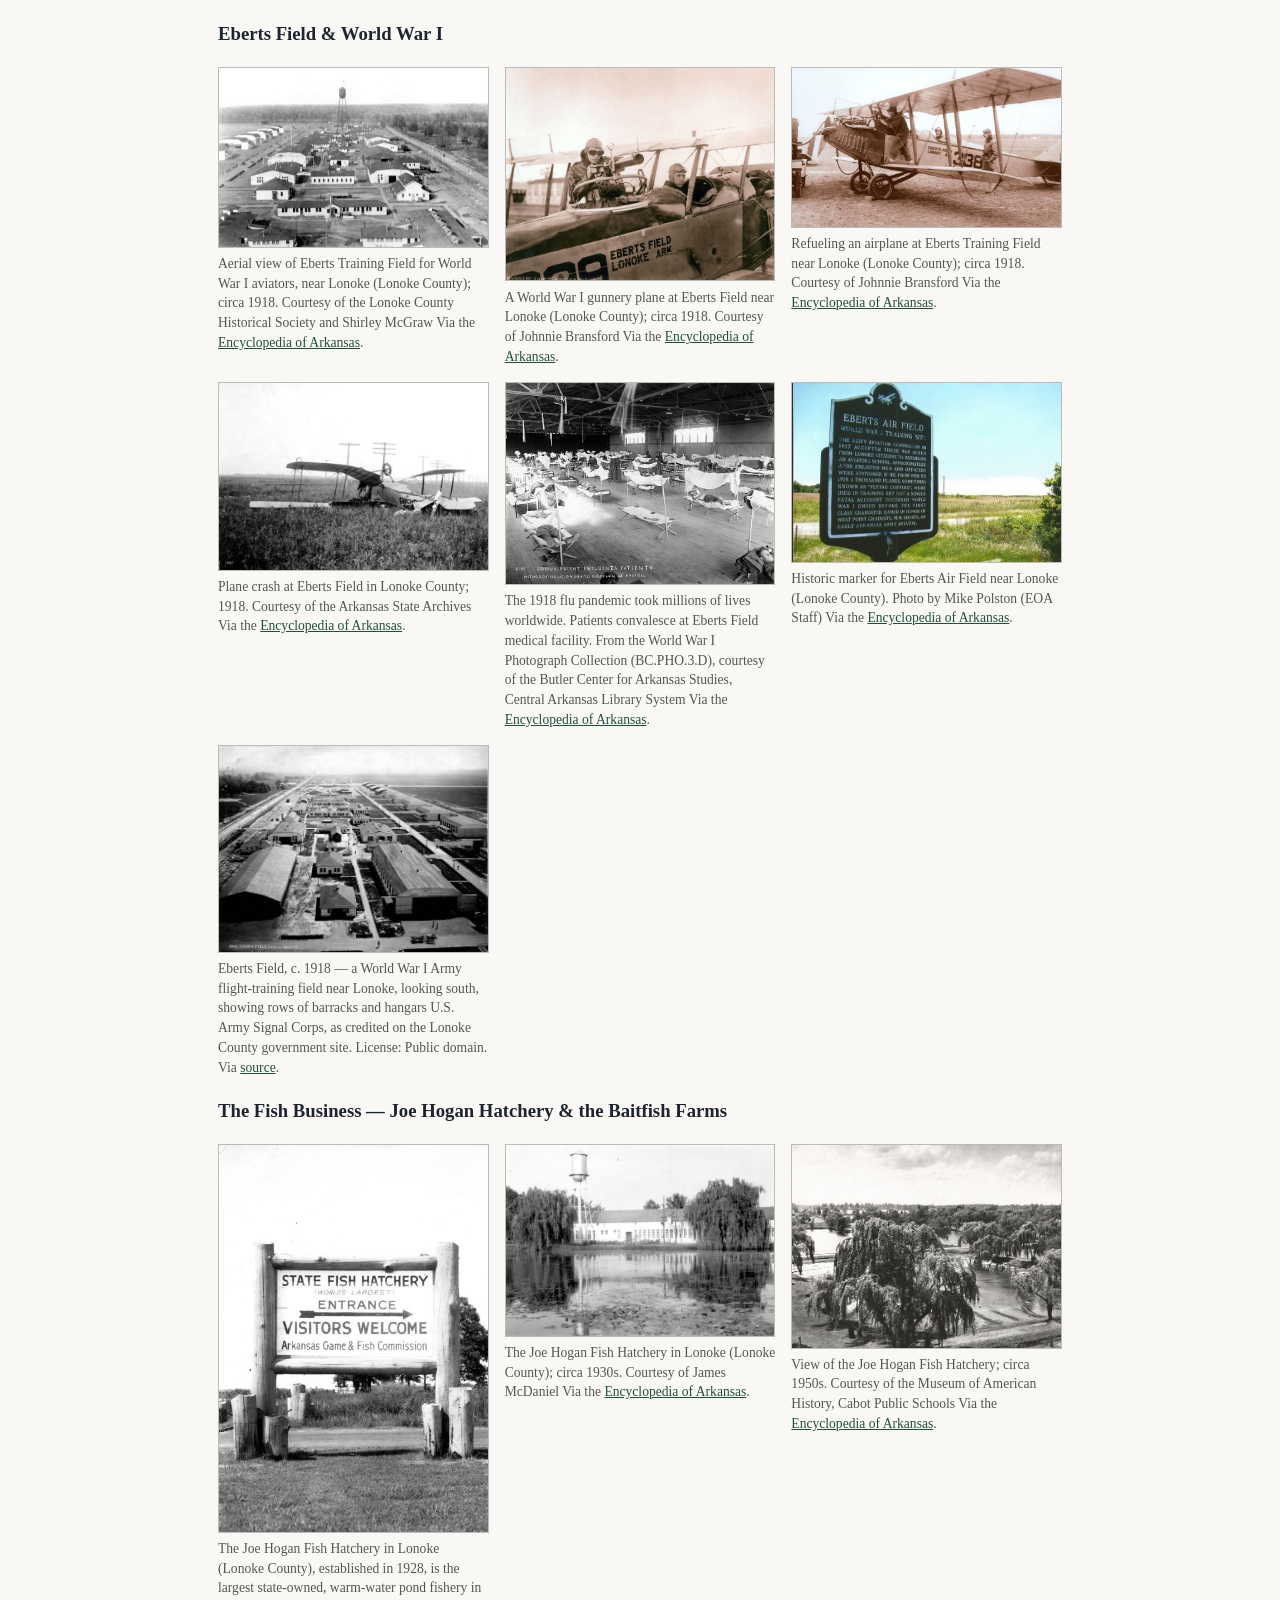
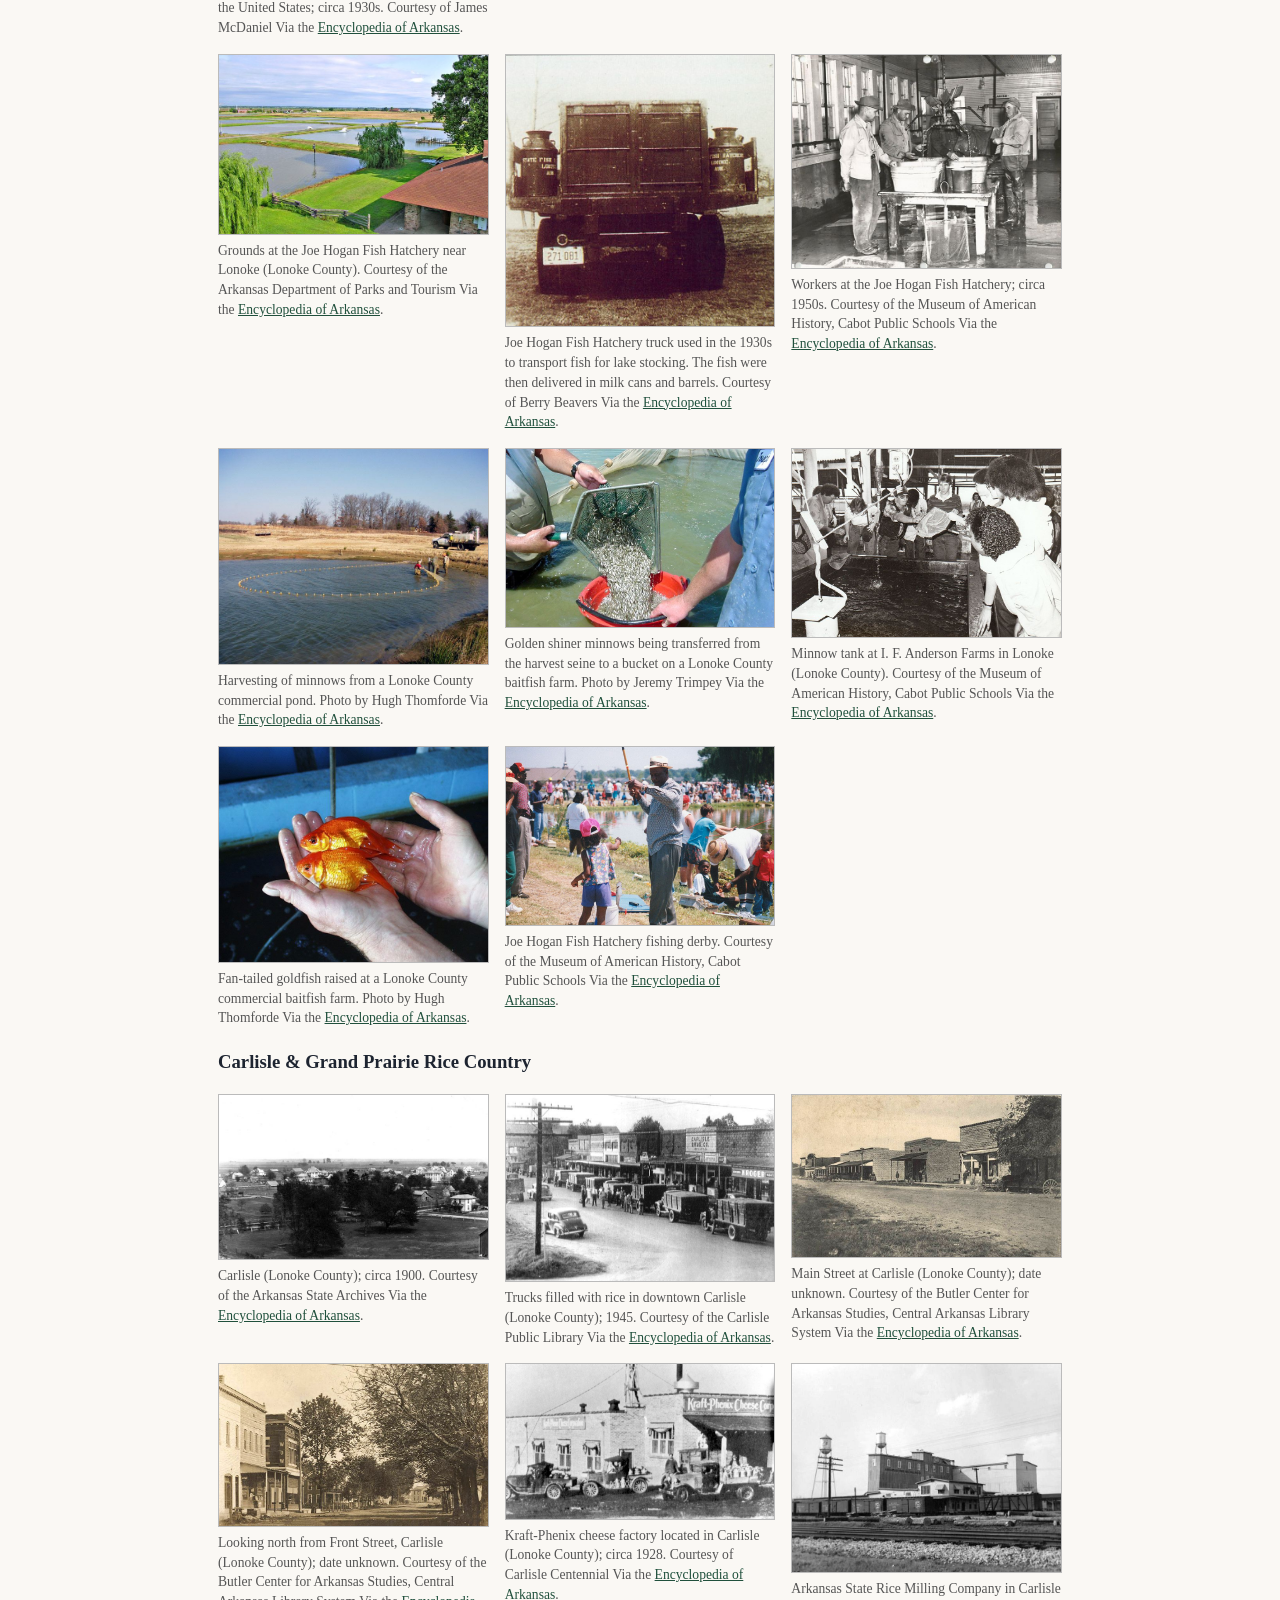
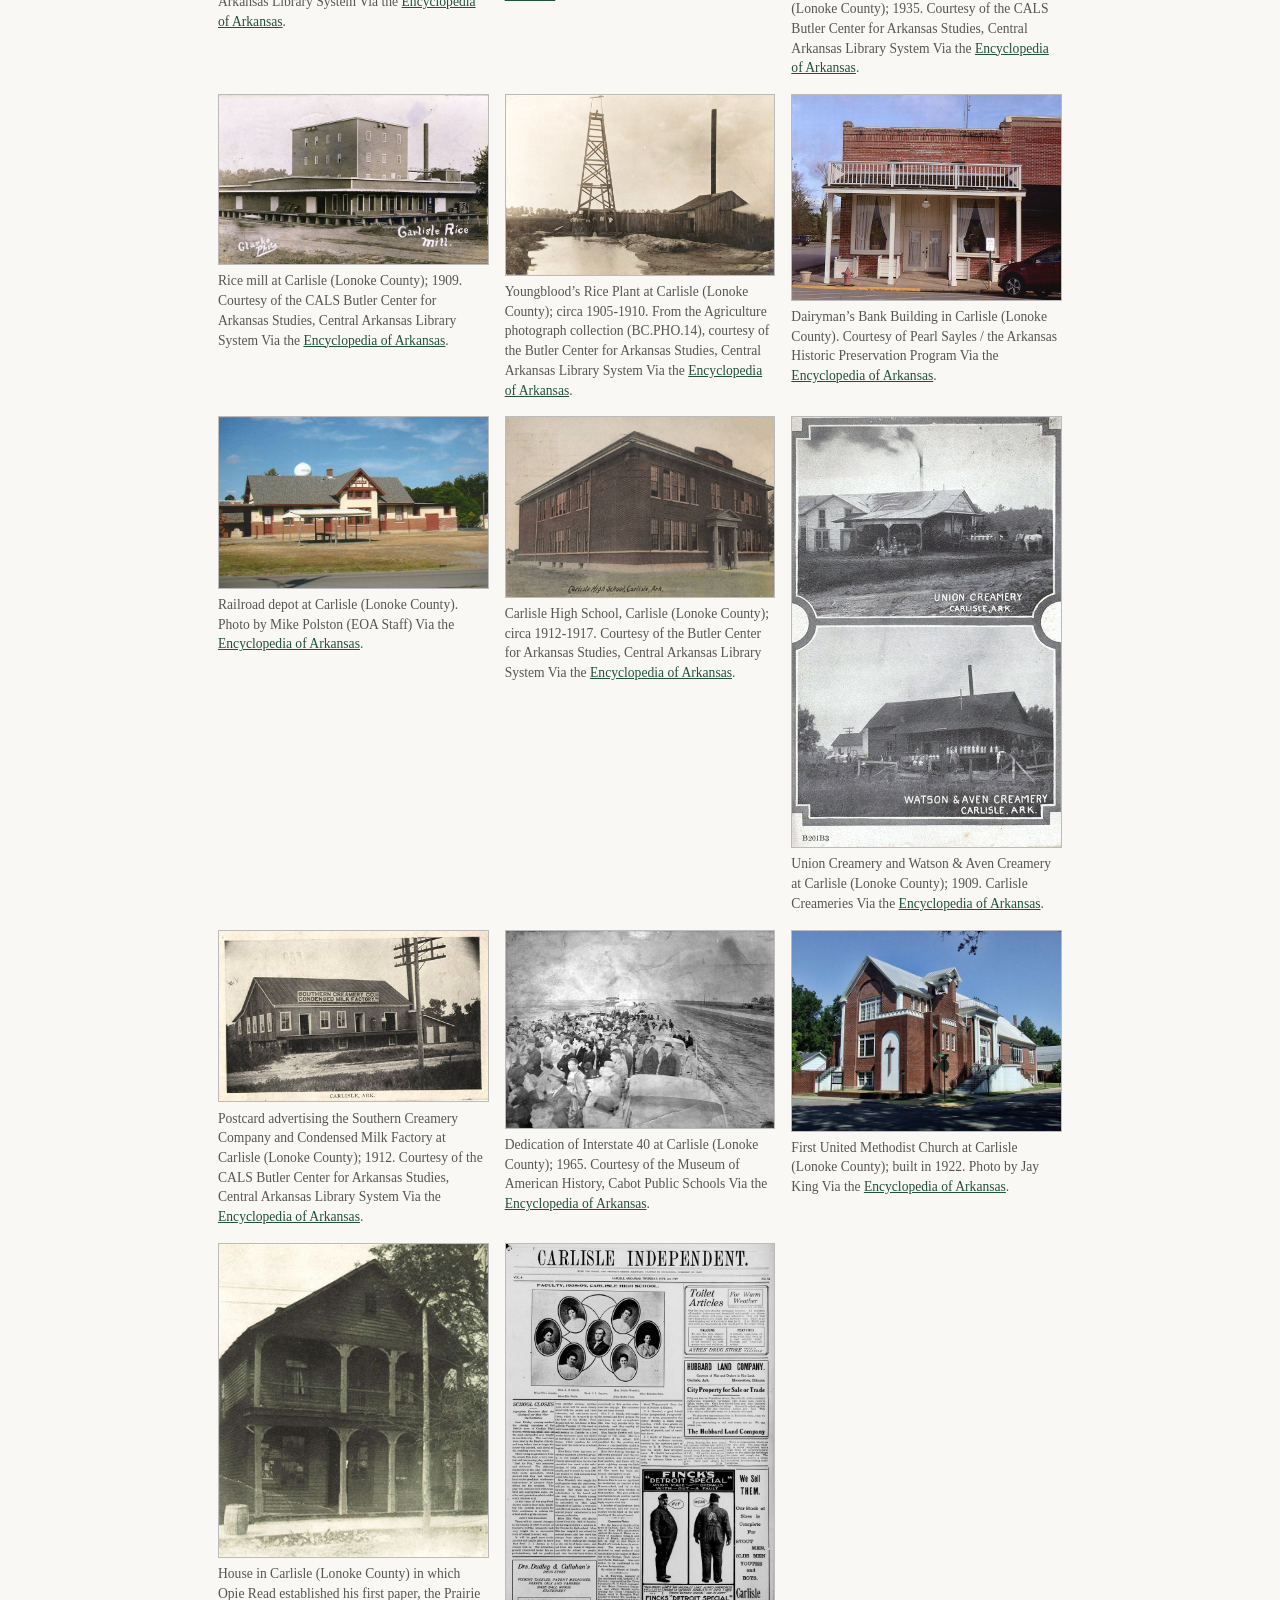
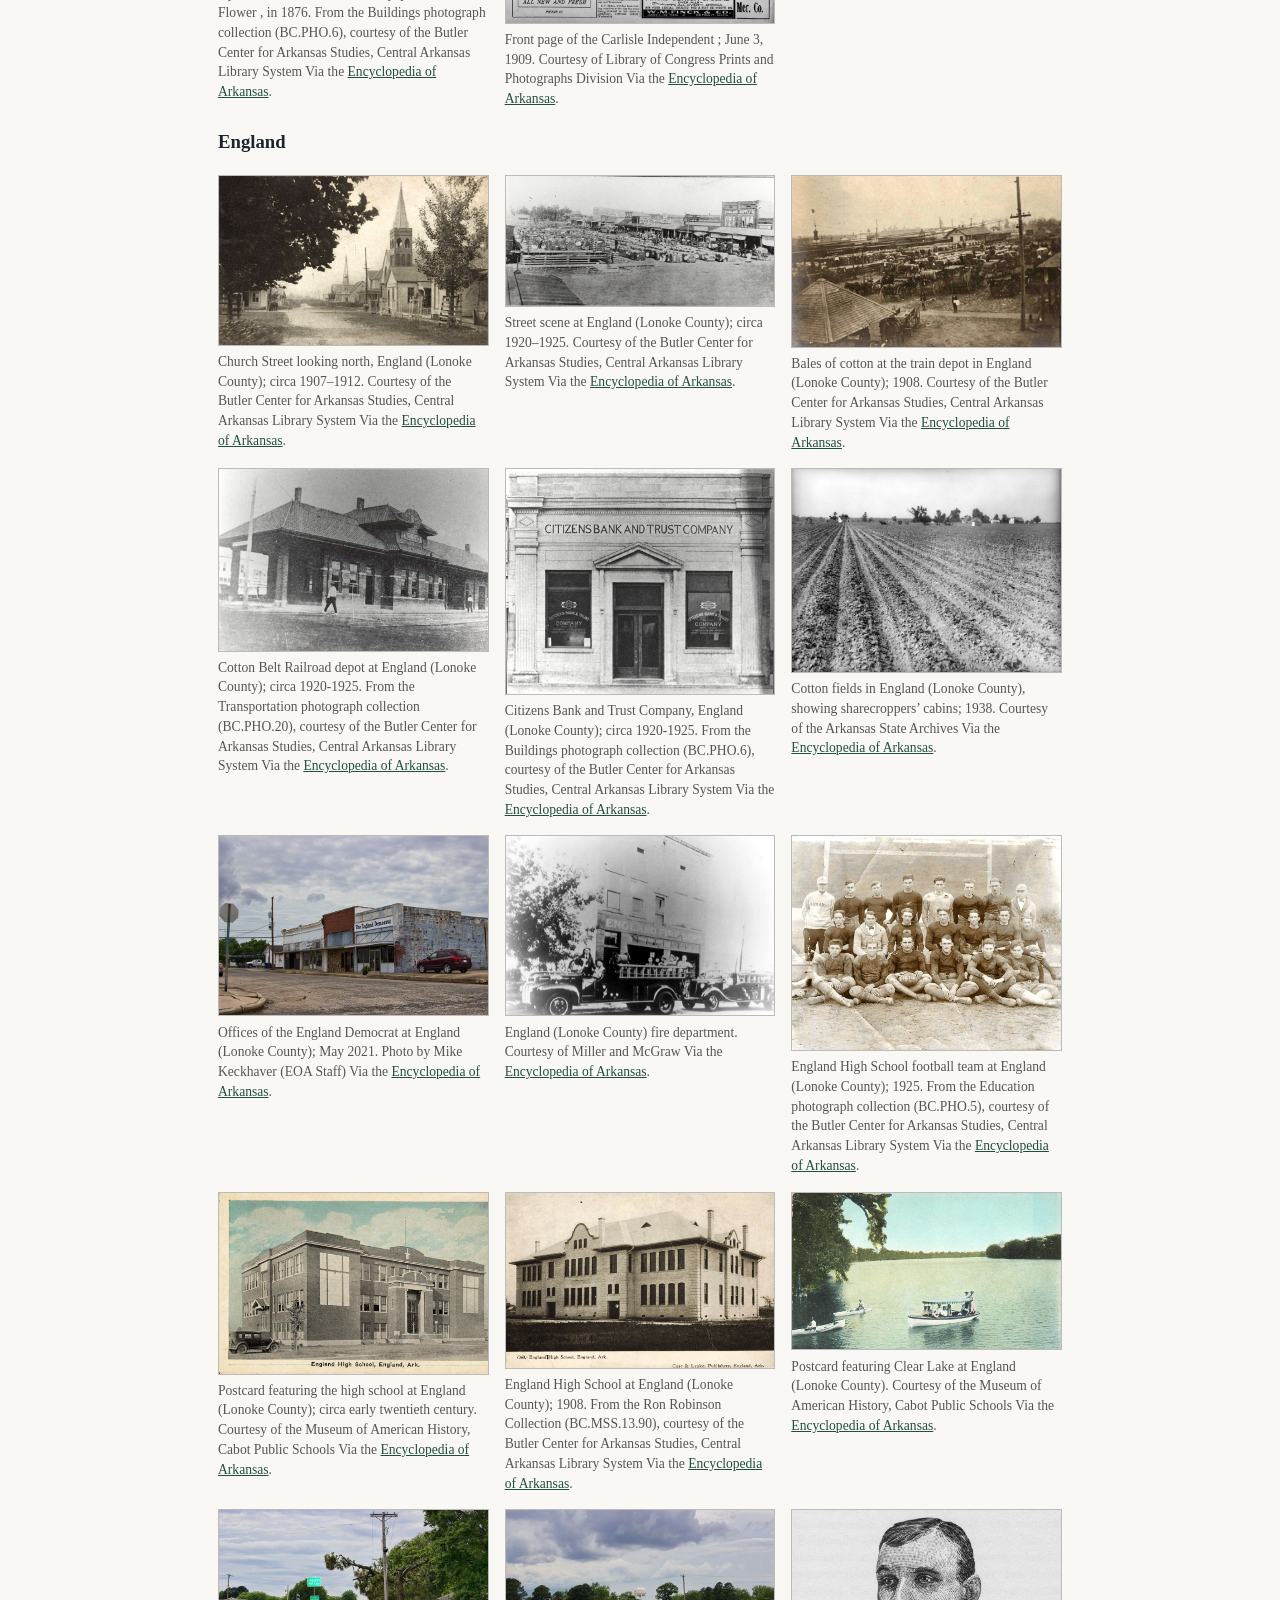
<file: photos.html>
<!DOCTYPE html>
<html lang="en">
<head>
<meta charset="utf-8">
<meta name="viewport" content="width=device-width, initial-scale=1">
<title>Photographs · The Lonoke County Lore Repository</title>
<meta name="description" content="178 photographs of Lonoke County, Arkansas — Scott, Lonoke, Carlisle, England, Keo, Coy, Ward, Austin, Plum Bayou Mounds — each with its caption and credit.">
<link rel="canonical" href="https://hirammcknoxt.github.io/lonoke-county-history/photos.html">
<meta property="og:type" content="website">
<meta property="og:site_name" content="The Lonoke County Lore Repository">
<meta property="og:title" content="Photographs · The Lonoke County Lore Repository">
<meta property="og:description" content="178 photographs of Lonoke County, Arkansas — Scott, Lonoke, Carlisle, England, Keo, Coy, Ward, Austin, Plum Bayou Mounds — each with its caption and credit.">
<meta property="og:url" content="https://hirammcknoxt.github.io/lonoke-county-history/photos.html">
<meta name="twitter:card" content="summary">
<meta name="twitter:title" content="Photographs · The Lonoke County Lore Repository">
<meta name="twitter:description" content="178 photographs of Lonoke County, Arkansas — Scott, Lonoke, Carlisle, England, Keo, Coy, Ward, Austin, Plum Bayou Mounds — each with its caption and credit.">
<link rel="stylesheet" href="assets/style.css">
</head>
<body>
<header><div class="wrap">
<p class="kicker">Lonoke County, Arkansas</p>
<h1><a href="index.html">The Lonoke County Lore Repository</a></h1>
<nav><a href="index.html">Home</a><a href="search.html">Search</a><a href="newspapers.html">Newspapers</a><a href="towns.html">Towns</a><a href="topics.html">Topics</a><a href="photos.html" class="on">Photographs</a><a href="contribute.html">Contribute</a><a href="oral-history.html">Oral History</a><a href="sources.html">Sources &amp; Method</a><a href="ask.html">Ask a Question</a><a href="about.html">About</a></nav>
</div></header>
<main class="wrap">
<h2>Photographs of Lonoke County</h2>
<p><strong>178 photographs</strong> from across Lonoke County — every community we could find a
real picture of, gathered the way its sister site gathers Cabot's: Encyclopedia of Arkansas photographs
shown with their captions and credit lines exactly as the Encyclopedia publishes them, each linked back
to its own Encyclopedia page; Library of Congress and county photographs shown with their creator and
license. The photographs remain the property of their credited holders; they are gathered here for
local-history reference by a non-commercial community project, and any credited holder can have a
photograph removed on request.</p>
<p>Still missing, and wanted: <strong>Allport</strong> (no photograph found in any source searched),
<strong>England's downtown</strong> in its own right, the <strong>Joe Hogan Hatchery</strong> from the
Arkansas Game and Fish Commission, and rice-field scenes identified by farm and family. If you have one,
the <a href="contribute.html">contribution form</a> is the door.</p>
<h3>Plum Bayou Mounds &amp; Scott</h3>
<div class="gallery">
<figure class="photo" id="plum-bayou-mounds-view-18273"><img src="images/plum-bayou-mounds-view-18273.svg" alt="Aerial view of Plum Bayou Mounds Archeological State Park." loading="lazy" decoding="async"><figcaption>Aerial view of Plum Bayou Mounds Archeological State Park. Courtesy of the Arkansas Department of Parks, Heritage and Tourism Via the <a href="https://encyclopediaofarkansas.net/media/plum-bayou-mounds-view-18273/">Encyclopedia of Arkansas</a>.</figcaption></figure>
<figure class="photo" id="toltec-mounds-archeological-state-park-7633"><img src="images/toltec-mounds-archeological-state-park-7633.svg" alt="Indian mound at Plum Bayou Mounds Archeological State Park near Scott (Pulaski and Lonoke Counties)." loading="lazy" decoding="async"><figcaption>Indian mound at Plum Bayou Mounds Archeological State Park near Scott (Pulaski and Lonoke Counties). Courtesy of the Arkansas Department of Parks and Tourism Via the <a href="https://encyclopediaofarkansas.net/media/toltec-mounds-archeological-state-park-7633/">Encyclopedia of Arkansas</a>.</figcaption></figure>
<figure class="photo" id="toltec-mounds-site-19282"><img src="images/toltec-mounds-site-19282.svg" alt="Toltec mound, photographed by L. E. Granger, Arkansas Writers’ Project, WPA; April 29, 1941." loading="lazy" decoding="async"><figcaption>Toltec mound, photographed by L. E. Granger, Arkansas Writers’ Project, WPA; April 29, 1941. Courtesy of the Arkansas State Archives Via the <a href="https://encyclopediaofarkansas.net/media/toltec-mounds-site-19282/">Encyclopedia of Arkansas</a>.</figcaption></figure>
<figure class="photo" id="toltec-artifacts-9979"><img src="images/toltec-artifacts-9979.svg" alt="Artifacts found at Plum Bayou Archeological State Park (formerly known as Toltec Archeological State Park)." loading="lazy" decoding="async"><figcaption>Artifacts found at Plum Bayou Archeological State Park (formerly known as Toltec Archeological State Park). Courtesy of the Arkansas Department of Parks and Tourism Via the <a href="https://encyclopediaofarkansas.net/media/toltec-artifacts-9979/">Encyclopedia of Arkansas</a>.</figcaption></figure>
<figure class="photo" id="arkansas-archeological-society-at-toltec-mounds-8408"><img src="images/arkansas-archeological-society-at-toltec-mounds-8408.svg" alt="Members of the Arkansas Archeological Society performing excavations at Mound D in what was then known as Toltec Mounds Archeological State Park during the June 2010 Archeological Training Program." loading="lazy" decoding="async"><figcaption>Members of the Arkansas Archeological Society performing excavations at Mound D in what was then known as Toltec Mounds Archeological State Park during the June 2010 Archeological Training Program. Photo by Toltec Mounds State Park Staff Via the <a href="https://encyclopediaofarkansas.net/media/arkansas-archeological-society-at-toltec-mounds-8408/">Encyclopedia of Arkansas</a>.</figcaption></figure>
<figure class="photo" id="plum-bayou-mounds-archeological-state-park-22547"><img src="images/plum-bayou-mounds-archeological-state-park-22547.svg" alt="Group tour at Toltec Mounds Archeological State Park, later renamed Plum Bayou Mounds Archeological State Park, in Lonoke County; 1985." loading="lazy" decoding="async"><figcaption>Group tour at Toltec Mounds Archeological State Park, later renamed Plum Bayou Mounds Archeological State Park, in Lonoke County; 1985. Courtesy of the Museum of American History, Cabot Public Schools Via the <a href="https://encyclopediaofarkansas.net/media/plum-bayou-mounds-archeological-state-park-22547/">Encyclopedia of Arkansas</a>.</figcaption></figure>
<figure class="photo" id="visitors-center-15151"><img src="images/visitors-center-15151.svg" alt="The visitors center under construction at Plum Bayou Mounds Archeological State Park (known at the time as Toltec Mounds Archeological State Park); 1979." loading="lazy" decoding="async"><figcaption>The visitors center under construction at Plum Bayou Mounds Archeological State Park (known at the time as Toltec Mounds Archeological State Park); 1979. Courtesy of the Museum of American History, Cabot Public Schools Via the <a href="https://encyclopediaofarkansas.net/media/visitors-center-15151/">Encyclopedia of Arkansas</a>.</figcaption></figure>
<figure class="photo" id="excavation-trench-14770"><img src="images/excavation-trench-14770.svg" alt="Excavation trench at Plum Bayou Mounds Archeological State Park." loading="lazy" decoding="async"><figcaption>Excavation trench at Plum Bayou Mounds Archeological State Park. Courtesy of the Museum of American History, Cabot Public Schools Via the <a href="https://encyclopediaofarkansas.net/media/excavation-trench-14770/">Encyclopedia of Arkansas</a>.</figcaption></figure>
<figure class="photo" id="stewart-abernathy-leslie-skip-24478"><img src="images/stewart-abernathy-leslie-skip-24478.svg" alt="Leslie “Skip” Stewart-Abernathy screening for artifacts at the Arkansas Archeological Society training program, held at what is now Plum Bayou Mounds Archeological State Park near Scott (Pulaski and Lonoke counties); 2010." loading="lazy" decoding="async"><figcaption>Leslie “Skip” Stewart-Abernathy screening for artifacts at the Arkansas Archeological Society training program, held at what is now Plum Bayou Mounds Archeological State Park near Scott (Pulaski and Lonoke counties); 2010. Courtesy of Arkansas Archeological Survey Via the <a href="https://encyclopediaofarkansas.net/media/stewart-abernathy-leslie-skip-24478/">Encyclopedia of Arkansas</a>.</figcaption></figure>
<figure class="photo" id="all-souls-church-17993"><img src="images/all-souls-church-17993.svg" alt="Front view of All Souls Church at Scott (Pulaski and Lonoke Counties); 2022." loading="lazy" decoding="async"><figcaption>Front view of All Souls Church at Scott (Pulaski and Lonoke Counties); 2022. Photo by Mike Keckhaver (EOA Staff) Via the <a href="https://encyclopediaofarkansas.net/media/all-souls-church-17993/">Encyclopedia of Arkansas</a>.</figcaption></figure>
<figure class="photo" id="all-souls-church-16694"><img src="images/all-souls-church-16694.svg" alt="All Souls Church in Scott (Pulaski and Lonoke counties)." loading="lazy" decoding="async"><figcaption>All Souls Church in Scott (Pulaski and Lonoke counties). Courtesy of Pearl Sayles / the Arkansas Historic Preservation Program Via the <a href="https://encyclopediaofarkansas.net/media/all-souls-church-16694/">Encyclopedia of Arkansas</a>.</figcaption></figure>
<figure class="photo" id="interior-16697"><img src="images/interior-16697.svg" alt="Interior view of All Souls Church in Scott (Pulaski and Lonoke counties)." loading="lazy" decoding="async"><figcaption>Interior view of All Souls Church in Scott (Pulaski and Lonoke counties). Courtesy of Pearl Sayles / the Arkansas Historic Preservation Program Via the <a href="https://encyclopediaofarkansas.net/media/interior-16697/">Encyclopedia of Arkansas</a>.</figcaption></figure>
<figure class="photo" id="cothams-in-scott-18627"><img src="images/cothams-in-scott-18627.svg" alt="Original Cotham (or Cotham’s) Mercantile, located in Scott (Pulaski and Lonoke Counties). It burned down in 2017." loading="lazy" decoding="async"><figcaption>Original Cotham (or Cotham’s) Mercantile, located in Scott (Pulaski and Lonoke Counties). It burned down in 2017. Photo by Colin Woodward Via the <a href="https://encyclopediaofarkansas.net/media/cothams-in-scott-18627/">Encyclopedia of Arkansas</a>.</figcaption></figure>
<figure class="photo" id="scott-depot-14812"><img src="images/scott-depot-14812.svg" alt="Train depot at Scott (Pulaski and Lonoke counties)." loading="lazy" decoding="async"><figcaption>Train depot at Scott (Pulaski and Lonoke counties). Courtesy of the Museum of American History, Cabot Public Schools Via the <a href="https://encyclopediaofarkansas.net/media/scott-depot-14812/">Encyclopedia of Arkansas</a>.</figcaption></figure>
<figure class="photo" id="david-d-terry-lock-and-dam-18437"><img src="images/david-d-terry-lock-and-dam-18437.svg" alt="Aerial view of the David D. Terry Lock and Dam near Scott (Pulaski and Lonoke Counties)." loading="lazy" decoding="async"><figcaption>Aerial view of the David D. Terry Lock and Dam near Scott (Pulaski and Lonoke Counties). Courtesy of Special Collections, University of Arkansas Libraries, Fayetteville Via the <a href="https://encyclopediaofarkansas.net/media/david-d-terry-lock-and-dam-18437/">Encyclopedia of Arkansas</a>.</figcaption></figure>
<figure class="photo" id="steeple-16698"><img src="images/steeple-16698.svg" alt="Steeple at All Souls Church in Scott (Pulaski and Lonoke counties)." loading="lazy" decoding="async"><figcaption>Steeple at All Souls Church in Scott (Pulaski and Lonoke counties). Courtesy of Pearl Sayles / the Arkansas Historic Preservation Program Via the <a href="https://encyclopediaofarkansas.net/media/steeple-16698/">Encyclopedia of Arkansas</a>.</figcaption></figure>
<figure class="photo" id="marlsgate-and-the-dortch-plantation-7955"><img src="images/marlsgate-and-the-dortch-plantation-7955.svg" alt="Marlsgate at the Dortch Plantation near Scott (Lonoke County); 2008." loading="lazy" decoding="async"><figcaption>Marlsgate at the Dortch Plantation near Scott (Lonoke County); 2008. Photo by Mike Keckhaver (EOA Staff) Via the <a href="https://encyclopediaofarkansas.net/media/marlsgate-and-the-dortch-plantation-7955/">Encyclopedia of Arkansas</a>.</figcaption></figure>
<figure class="photo" id="marlsgate-interior-9466"><img src="images/marlsgate-interior-9466.svg" alt="Front hall at the Marlsgate Plantation main house." loading="lazy" decoding="async"><figcaption>Front hall at the Marlsgate Plantation main house. Courtesy of the Arkansas Department of Parks and Tourism Via the <a href="https://encyclopediaofarkansas.net/media/marlsgate-interior-9466/">Encyclopedia of Arkansas</a>.</figcaption></figure>
<figure class="photo" id="corn-crib-19250"><img src="images/corn-crib-19250.svg" alt="Dortch Plantation corn crib; built circa 1888. This corn crib was built by W. P. Dortch Sr. about a half mile from the “Big House,” on the banks of Bearskin Lake." loading="lazy" decoding="async"><figcaption>Dortch Plantation corn crib; built circa 1888. This corn crib was built by W. P. Dortch Sr. about a half mile from the “Big House,” on the banks of Bearskin Lake. Courtesy of Bob Smith Via the <a href="https://encyclopediaofarkansas.net/media/corn-crib-19250/">Encyclopedia of Arkansas</a>.</figcaption></figure>
<figure class="photo" id="dortch-plantation-cotton-13306"><img src="images/dortch-plantation-cotton-13306.svg" alt="A Rust Brothers cotton picker on the Dortch Plantation in Scott (Pulaski and Lonoke counties); November 6, 1953." loading="lazy" decoding="async"><figcaption>A Rust Brothers cotton picker on the Dortch Plantation in Scott (Pulaski and Lonoke counties); November 6, 1953. Courtesy of the Plantation Agricultural Museum Via the <a href="https://encyclopediaofarkansas.net/media/dortch-plantation-cotton-13306/">Encyclopedia of Arkansas</a>.</figcaption></figure>
<figure class="photo" id="big-house-19254"><img src="images/big-house-19254.svg" alt="Structure at Scott Plantation Settlement commonly called the “Big House”; built circa 1880." loading="lazy" decoding="async"><figcaption>Structure at Scott Plantation Settlement commonly called the “Big House”; built circa 1880. Courtesy of Bob Smith Via the <a href="https://encyclopediaofarkansas.net/media/big-house-19254/">Encyclopedia of Arkansas</a>.</figcaption></figure>
<figure class="photo" id="shotgun-tenant-house-19258"><img src="images/shotgun-tenant-house-19258.svg" alt="Shotgun tenant house on the grounds of the Scott Plantation Settlement; built circa early 1900s." loading="lazy" decoding="async"><figcaption>Shotgun tenant house on the grounds of the Scott Plantation Settlement; built circa early 1900s. Courtesy of Bob Smith Via the <a href="https://encyclopediaofarkansas.net/media/shotgun-tenant-house-19258/">Encyclopedia of Arkansas</a>.</figcaption></figure>
<figure class="photo" id="blacksmith-shop-19251"><img src="images/blacksmith-shop-19251.svg" alt="Blacksmith shop on the grounds of the Scott Plantation Settlement." loading="lazy" decoding="async"><figcaption>Blacksmith shop on the grounds of the Scott Plantation Settlement. Courtesy of Bob Smith Via the <a href="https://encyclopediaofarkansas.net/media/blacksmith-shop-19251/">Encyclopedia of Arkansas</a>.</figcaption></figure>
<figure class="photo" id="medical-clinic-19256"><img src="images/medical-clinic-19256.svg" alt="Medical clinic on the grounds of the Scott Plantation Settlement." loading="lazy" decoding="async"><figcaption>Medical clinic on the grounds of the Scott Plantation Settlement. Courtesy of Bob Smith Via the <a href="https://encyclopediaofarkansas.net/media/medical-clinic-19256/">Encyclopedia of Arkansas</a>.</figcaption></figure>
<figure class="photo" id="school-house-19261"><img src="images/school-house-19261.svg" alt="School house on the grounds of the Scott Plantation Settlement. School building was originally at the Linwood Plantation; built 1868." loading="lazy" decoding="async"><figcaption>School house on the grounds of the Scott Plantation Settlement. School building was originally at the Linwood Plantation; built 1868. Courtesy of Bob Smith Via the <a href="https://encyclopediaofarkansas.net/media/school-house-19261/">Encyclopedia of Arkansas</a>.</figcaption></figure>
<figure class="photo" id="seed-warehouse-no-5-18270"><img src="images/seed-warehouse-no-5-18270.svg" alt="Restored Seed Warehouse No. 5 on the grounds of the Plantation Agriculture Museum." loading="lazy" decoding="async"><figcaption>Restored Seed Warehouse No. 5 on the grounds of the Plantation Agriculture Museum. Courtesy of the Arkansas Department of Parks, Heritage and Tourism Via the <a href="https://encyclopediaofarkansas.net/media/seed-warehouse-no-5-18270/">Encyclopedia of Arkansas</a>.</figcaption></figure>
<figure class="photo" id="dortch-gin-18269"><img src="images/dortch-gin-18269.svg" alt="Dortch Gin building on the grounds of the Plantation Agriculture Museum." loading="lazy" decoding="async"><figcaption>Dortch Gin building on the grounds of the Plantation Agriculture Museum. Courtesy of the Arkansas Department of Parks, Heritage and Tourism Via the <a href="https://encyclopediaofarkansas.net/media/dortch-gin-18269/">Encyclopedia of Arkansas</a>.</figcaption></figure>
<figure class="photo" id="cotton-pen-19260"><img src="images/cotton-pen-19260.svg" alt="Cotton pen on the grounds of the Scott Plantation Settlement; built 1920." loading="lazy" decoding="async"><figcaption>Cotton pen on the grounds of the Scott Plantation Settlement; built 1920. Courtesy of Bob Smith Via the <a href="https://encyclopediaofarkansas.net/media/cotton-pen-19260/">Encyclopedia of Arkansas</a>.</figcaption></figure>
<figure class="photo" id="sorghum-mill-19253"><img src="images/sorghum-mill-19253.svg" alt="Sorghum mill on the grounds of the Scott Plantation Settlement. Thomas Washburn Morden of the Olmstead community in northern Pulaski County was the original owner of the mill." loading="lazy" decoding="async"><figcaption>Sorghum mill on the grounds of the Scott Plantation Settlement. Thomas Washburn Morden of the Olmstead community in northern Pulaski County was the original owner of the mill. Courtesy of Bob Smith Via the <a href="https://encyclopediaofarkansas.net/media/sorghum-mill-19253/">Encyclopedia of Arkansas</a>.</figcaption></figure>
<figure class="photo" id="opening-day-17362"><img src="images/opening-day-17362.svg" alt="Plantation Agriculture Museum on day of opening; June 25, 1989." loading="lazy" decoding="async"><figcaption>Plantation Agriculture Museum on day of opening; June 25, 1989. Courtesy of the Museum of American History, Cabot Public Schools Via the <a href="https://encyclopediaofarkansas.net/media/opening-day-17362/">Encyclopedia of Arkansas</a>.</figcaption></figure>
<figure class="photo" id="smoke-hole-natural-area-10818"><img src="images/smoke-hole-natural-area-10818.svg" alt="Smoke Hole Natural Area, which encompasses approximately three miles of Two Prairie Bayou, a tributary to Bayou Meto." loading="lazy" decoding="async"><figcaption>Smoke Hole Natural Area, which encompasses approximately three miles of Two Prairie Bayou, a tributary to Bayou Meto. Courtesy of the Arkansas Natural Heritage Commission Via the <a href="https://encyclopediaofarkansas.net/media/smoke-hole-natural-area-10818/">Encyclopedia of Arkansas</a>.</figcaption></figure>
<figure class="photo" id="smoke-hole-natural-area-16637"><img src="images/smoke-hole-natural-area-16637.svg" alt="Wetlands at the Smoke Hole Natural Area." loading="lazy" decoding="async"><figcaption>Wetlands at the Smoke Hole Natural Area. Courtesy of the Arkansas Natural Heritage Commission Via the <a href="https://encyclopediaofarkansas.net/media/smoke-hole-natural-area-16637/">Encyclopedia of Arkansas</a>.</figcaption></figure>
<figure class="photo" id="holland-bottoms-willow-oak-forest-preserve-10791"><img src="images/holland-bottoms-willow-oak-forest-preserve-10791.svg" alt="Jacks Bayou at Holland Bottoms Willow Oak Forest Preserve." loading="lazy" decoding="async"><figcaption>Jacks Bayou at Holland Bottoms Willow Oak Forest Preserve. Courtesy of the Arkansas Natural Heritage Commission Via the <a href="https://encyclopediaofarkansas.net/media/holland-bottoms-willow-oak-forest-preserve-10791/">Encyclopedia of Arkansas</a>.</figcaption></figure>
<figure class="photo" id="plum-bayou-toltec-mound-highsmith"><img src="images/plum-bayou-toltec-mound-highsmith.svg" alt="One of the human-made structures that give the Toltec Mounds Archaeological State Park, near Scott, Arkansas, its name — a mound at today&#x27;s Plum Bayou Mounds Archeological State Park" loading="lazy" decoding="async"><figcaption>One of the human-made structures that give the Toltec Mounds Archaeological State Park, near Scott, Arkansas, its name — a mound at today&#x27;s Plum Bayou Mounds Archeological State Park Carol M. Highsmith, Carol M. Highsmith Archive, Library of Congress, Prints and Photographs Division (LC-DIG-highsm-64821). License: Public domain. Via <a href="https://www.loc.gov/item/2020741484/">source</a>.</figcaption></figure>
<figure class="photo" id="scott-fine-home-highsmith"><img src="images/scott-fine-home-highsmith.svg" alt="A fine home in the country in Scott, a town in Lonoke County, Arkansas" loading="lazy" decoding="async"><figcaption>A fine home in the country in Scott, a town in Lonoke County, Arkansas Carol M. Highsmith, Carol M. Highsmith Archive, Library of Congress, Prints and Photographs Division (LC-DIG-highsm-64822). License: Public domain. Via <a href="https://www.loc.gov/item/2020741485/">source</a>.</figcaption></figure>
<figure class="photo" id="scott-steele-dortch-store-highsmith"><img src="images/scott-steele-dortch-store-highsmith.svg" alt="The 1912 Steele-Dortch general store building at the Plantation Agriculture Museum, Scott, Arkansas" loading="lazy" decoding="async"><figcaption>The 1912 Steele-Dortch general store building at the Plantation Agriculture Museum, Scott, Arkansas Carol M. Highsmith, Carol M. Highsmith Archive, Library of Congress, Prints and Photographs Division (LC-DIG-highsm-64823). License: Public domain. Via <a href="https://www.loc.gov/item/2020741486/">source</a>.</figcaption></figure>
<figure class="photo" id="scott-plantation-museum-small-farm-buildings-highsmith"><img src="images/scott-plantation-museum-small-farm-buildings-highsmith.svg" alt="Small farm buildings at the Plantation Agriculture Museum, Scott, Arkansas" loading="lazy" decoding="async"><figcaption>Small farm buildings at the Plantation Agriculture Museum, Scott, Arkansas Carol M. Highsmith, Carol M. Highsmith Archive, Library of Congress, Prints and Photographs Division (LC-DIG-highsm-64824). License: Public domain. Via <a href="https://www.loc.gov/item/2020741487/">source</a>.</figcaption></figure>
<figure class="photo" id="scott-plantation-museum-cotton-farm-sample-highsmith"><img src="images/scott-plantation-museum-cotton-farm-sample-highsmith.svg" alt="Cotton-farm sample at the Plantation Agriculture Museum, Scott, Arkansas" loading="lazy" decoding="async"><figcaption>Cotton-farm sample at the Plantation Agriculture Museum, Scott, Arkansas Carol M. Highsmith, Carol M. Highsmith Archive, Library of Congress, Prints and Photographs Division (LC-DIG-highsm-64803). License: Public domain. Via <a href="https://www.loc.gov/item/2020741618/">source</a>.</figcaption></figure>
<figure class="photo" id="scott-plantation-museum-early-harvesters-highsmith"><img src="images/scott-plantation-museum-early-harvesters-highsmith.svg" alt="Early harvesters at the Plantation Agriculture Museum, Scott, Arkansas" loading="lazy" decoding="async"><figcaption>Early harvesters at the Plantation Agriculture Museum, Scott, Arkansas Carol M. Highsmith, Carol M. Highsmith Archive, Library of Congress, Prints and Photographs Division (LC-DIG-highsm-64804). License: Public domain. Via <a href="https://www.loc.gov/item/2020741619/">source</a>.</figcaption></figure>
<figure class="photo" id="scott-plantation-museum-vintage-harvester-highsmith"><img src="images/scott-plantation-museum-vintage-harvester-highsmith.svg" alt="Vintage harvester at the Plantation Agriculture Museum, Scott, Arkansas" loading="lazy" decoding="async"><figcaption>Vintage harvester at the Plantation Agriculture Museum, Scott, Arkansas Carol M. Highsmith, Carol M. Highsmith Archive, Library of Congress, Prints and Photographs Division (LC-DIG-highsm-64805). License: Public domain. Via <a href="https://www.loc.gov/item/2020741620/">source</a>.</figcaption></figure>
<figure class="photo" id="scott-plantation-museum-cotton-gin-rail-car-highsmith"><img src="images/scott-plantation-museum-cotton-gin-rail-car-highsmith.svg" alt="A small cotton gin rail car at the Plantation Agriculture Museum, Scott, Arkansas" loading="lazy" decoding="async"><figcaption>A small cotton gin rail car at the Plantation Agriculture Museum, Scott, Arkansas Carol M. Highsmith, Carol M. Highsmith Archive, Library of Congress, Prints and Photographs Division (LC-DIG-highsm-64806). License: Public domain. Via <a href="https://www.loc.gov/item/2020741621/">source</a>.</figcaption></figure>
<figure class="photo" id="scott-plantation-museum-seed-warehouse-5-highsmith"><img src="images/scott-plantation-museum-seed-warehouse-5-highsmith.svg" alt="The gigantic Seed Warehouse No. 5 at the Plantation Agriculture Museum, Scott, Arkansas" loading="lazy" decoding="async"><figcaption>The gigantic Seed Warehouse No. 5 at the Plantation Agriculture Museum, Scott, Arkansas Carol M. Highsmith, Carol M. Highsmith Archive, Library of Congress, Prints and Photographs Division (LC-DIG-highsm-64807). License: Public domain. Via <a href="https://www.loc.gov/item/2020741622/">source</a>.</figcaption></figure>
</div>
<h3>Lonoke — The County Seat</h3>
<div class="gallery">
<figure class="photo" id="downtown-lonoke-16792"><img src="images/downtown-lonoke-16792.svg" alt="Street scene at Lonoke (Lonoke County)." loading="lazy" decoding="async"><figcaption>Street scene at Lonoke (Lonoke County). Photo by Mike Polston (EOA Staff) Via the <a href="https://encyclopediaofarkansas.net/media/downtown-lonoke-16792/">Encyclopedia of Arkansas</a>.</figcaption></figure>
<figure class="photo" id="lonoke-street-scene-18125"><img src="images/lonoke-street-scene-18125.svg" alt="Street scene at Lonoke (Lonoke County); circa 1908-1913." loading="lazy" decoding="async"><figcaption>Street scene at Lonoke (Lonoke County); circa 1908-1913. Courtesy of the Butler Center for Arkansas Studies, Central Arkansas Library System Via the <a href="https://encyclopediaofarkansas.net/media/lonoke-street-scene-18125/">Encyclopedia of Arkansas</a>.</figcaption></figure>
<figure class="photo" id="north-front-street-15944"><img src="images/north-front-street-15944.svg" alt="North Front Street at Lonoke (Lonoke County); 1907." loading="lazy" decoding="async"><figcaption>North Front Street at Lonoke (Lonoke County); 1907. Courtesy of the Butler Center for Arkansas Studies, Central Arkansas Library System Via the <a href="https://encyclopediaofarkansas.net/media/north-front-street-15944/">Encyclopedia of Arkansas</a>.</figcaption></figure>
<figure class="photo" id="the-lone-oak-namesake-tree-of-lonoke-745"><img src="images/the-lone-oak-namesake-tree-of-lonoke-745.svg" alt="The original “lone oak” tree from which the name of Lonoke County and its seat of government are derived." loading="lazy" decoding="async"><figcaption>The original “lone oak” tree from which the name of Lonoke County and its seat of government are derived. Courtesy of Emma McCrary and Shirley McGraw Via the <a href="https://encyclopediaofarkansas.net/media/the-lone-oak-namesake-tree-of-lonoke-745/">Encyclopedia of Arkansas</a>.</figcaption></figure>
<figure class="photo" id="eagle-house-17787"><img src="images/eagle-house-17787.svg" alt="Former residence of Arkansas governor James P. Eagle in Lonoke (Lonoke County); circa 1908-1913." loading="lazy" decoding="async"><figcaption>Former residence of Arkansas governor James P. Eagle in Lonoke (Lonoke County); circa 1908-1913. From the Buildings photograph collection (BC.PHO.6), courtesy of the Butler Center for Arkansas Studies, Central Arkansas Library System Via the <a href="https://encyclopediaofarkansas.net/media/eagle-house-17787/">Encyclopedia of Arkansas</a>.</figcaption></figure>
<figure class="photo" id="joseph-taylor-robinson-house-7203"><img src="images/joseph-taylor-robinson-house-7203.svg" alt="Joseph T. Robinson’s home in Lonoke (Lonoke County). The house was decorated for a homecoming party to celebrate Robinson’s 1928 nomination by the Democrats to run for U.S. vice president." loading="lazy" decoding="async"><figcaption>Joseph T. Robinson’s home in Lonoke (Lonoke County). The house was decorated for a homecoming party to celebrate Robinson’s 1928 nomination by the Democrats to run for U.S. vice president. Courtesy of Jim McDaniel Via the <a href="https://encyclopediaofarkansas.net/media/joseph-taylor-robinson-house-7203/">Encyclopedia of Arkansas</a>.</figcaption></figure>
<figure class="photo" id="robinson-homecoming-18774"><img src="images/robinson-homecoming-18774.svg" alt="Streets decorated for Joe T. Robinson homecoming at Lonoke (Lonoke County); August 31, 1928." loading="lazy" decoding="async"><figcaption>Streets decorated for Joe T. Robinson homecoming at Lonoke (Lonoke County); August 31, 1928. From the Parades, celebrations and fairs photograph collection (BC.PHO.18), courtesy of the Butler Center for Arkansas Studies, Central Arkansas Library System Via the <a href="https://encyclopediaofarkansas.net/media/robinson-homecoming-18774/">Encyclopedia of Arkansas</a>.</figcaption></figure>
<figure class="photo" id="lonoke-democrat-6368"><img src="images/lonoke-democrat-6368.svg" alt="Lonoke Democrat newspaper office. Robert T. Bradford, owner and publisher (1907-1921) ( right with dark hat ); circa 1910." loading="lazy" decoding="async"><figcaption>Lonoke Democrat newspaper office. Robert T. Bradford, owner and publisher (1907-1921) ( right with dark hat ); circa 1910. Courtesy of James McDaniel Via the <a href="https://encyclopediaofarkansas.net/media/lonoke-democrat-6368/">Encyclopedia of Arkansas</a>.</figcaption></figure>
<figure class="photo" id="lonoke-democrat-6369"><img src="images/lonoke-democrat-6369.svg" alt="Lonoke Democrat newspaper printing area in 1910. Robert T. Bradford, owner and publisher (1907-1921), (second from right with dark hat and light vest )." loading="lazy" decoding="async"><figcaption>Lonoke Democrat newspaper printing area in 1910. Robert T. Bradford, owner and publisher (1907-1921), (second from right with dark hat and light vest ). Courtesy of James McDaniel Via the <a href="https://encyclopediaofarkansas.net/media/lonoke-democrat-6369/">Encyclopedia of Arkansas</a>.</figcaption></figure>
<figure class="photo" id="lonoke-depot-18114"><img src="images/lonoke-depot-18114.svg" alt="Chicago, Rock Island and Pacific Railroad depot at Lonoke (Lonoke County); 1973." loading="lazy" decoding="async"><figcaption>Chicago, Rock Island and Pacific Railroad depot at Lonoke (Lonoke County); 1973. Courtesy of the Butler Center for Arkansas Studies, Central Arkansas Library System Via the <a href="https://encyclopediaofarkansas.net/media/lonoke-depot-18114/">Encyclopedia of Arkansas</a>.</figcaption></figure>
<figure class="photo" id="lonoke-rice-mill-6487"><img src="images/lonoke-rice-mill-6487.svg" alt="Lonoke Rice Mill; circa 1909. This is the site of the present-day mill in Lonoke (Lonoke County)." loading="lazy" decoding="async"><figcaption>Lonoke Rice Mill; circa 1909. This is the site of the present-day mill in Lonoke (Lonoke County). Courtesy of James McDaniel Via the <a href="https://encyclopediaofarkansas.net/media/lonoke-rice-mill-6487/">Encyclopedia of Arkansas</a>.</figcaption></figure>
<figure class="photo" id="lonoke-rice-16217"><img src="images/lonoke-rice-16217.svg" alt="Fulk and Keane’s 240-acre rice farm, Lonoke (Lonoke County); circa 1910." loading="lazy" decoding="async"><figcaption>Fulk and Keane’s 240-acre rice farm, Lonoke (Lonoke County); circa 1910. Courtesy of the Butler Center for Arkansas Studies, Central Arkansas Library System Via the <a href="https://encyclopediaofarkansas.net/media/lonoke-rice-16217/">Encyclopedia of Arkansas</a>.</figcaption></figure>
<figure class="photo" id="white%c2%92s-cafe-8979"><img src="images/white-c2-92s-cafe-8979.svg" alt="White’s Cafe in Lonoke (Lonoke County); early 1940s." loading="lazy" decoding="async"><figcaption>White’s Cafe in Lonoke (Lonoke County); early 1940s. Courtesy of James McDaniel Via the <a href="https://encyclopediaofarkansas.net/media/white%c2%92s-cafe-8979/">Encyclopedia of Arkansas</a>.</figcaption></figure>
<figure class="photo" id="knights-templars-9162"><img src="images/knights-templars-9162.svg" alt="Knights Templars at Lonoke (Lonoke County); circa 1915." loading="lazy" decoding="async"><figcaption>Knights Templars at Lonoke (Lonoke County); circa 1915. Courtesy of the Butler Center for Arkansas Studies, Central Arkansas Library System Via the <a href="https://encyclopediaofarkansas.net/media/knights-templars-9162/">Encyclopedia of Arkansas</a>.</figcaption></figure>
<figure class="photo" id="carver-gym-11546"><img src="images/carver-gym-11546.svg" alt="Constructed in 1957, the Carver Gym at Lonoke (Lonoke County) is the last remaining building from the African-American Carver School campus." loading="lazy" decoding="async"><figcaption>Constructed in 1957, the Carver Gym at Lonoke (Lonoke County) is the last remaining building from the African-American Carver School campus. Courtesy of the Arkansas Historic Preservation Program Via the <a href="https://encyclopediaofarkansas.net/media/carver-gym-11546/">Encyclopedia of Arkansas</a>.</figcaption></figure>
<figure class="photo" id="first-christian-church-21305"><img src="images/first-christian-church-21305.svg" alt="First Christian Church building at Lonoke (Lonoke County)." loading="lazy" decoding="async"><figcaption>First Christian Church building at Lonoke (Lonoke County). Courtesy of Pearl Sayles / the Arkansas Historic Preservation Program Via the <a href="https://encyclopediaofarkansas.net/media/first-christian-church-21305/">Encyclopedia of Arkansas</a>.</figcaption></figure>
<figure class="photo" id="road-construction-18122"><img src="images/road-construction-18122.svg" alt="Road construction at Lonoke (Lonoke County); circa 1918-1923." loading="lazy" decoding="async"><figcaption>Road construction at Lonoke (Lonoke County); circa 1918-1923. From the Transportation photograph collection (BC.PHO.20), courtesy of the Butler Center for Arkansas Studies, Central Arkansas Library System Via the <a href="https://encyclopediaofarkansas.net/media/road-construction-18122/">Encyclopedia of Arkansas</a>.</figcaption></figure>
<figure class="photo" id="eddie-hamm-7416"><img src="images/eddie-hamm-7416.svg" alt="Eddie Hamm of Lonoke (Lonoke County) wearing his Olympic jersey at the 1928 Olympics in Amsterdam, the Netherlands." loading="lazy" decoding="async"><figcaption>Eddie Hamm of Lonoke (Lonoke County) wearing his Olympic jersey at the 1928 Olympics in Amsterdam, the Netherlands. Courtesy of Ed Campbell Via the <a href="https://encyclopediaofarkansas.net/media/eddie-hamm-7416/">Encyclopedia of Arkansas</a>.</figcaption></figure>
<figure class="photo" id="lonoke-lonoke-county-22147"><img src="images/lonoke-lonoke-county-22147.svg" alt="Postcard advertising school house at Lonoke (Lonoke County); 1908." loading="lazy" decoding="async"><figcaption>Postcard advertising school house at Lonoke (Lonoke County); 1908. Courtesy of the Museum of American History, Cabot Public Schools Via the <a href="https://encyclopediaofarkansas.net/media/lonoke-lonoke-county-22147/">Encyclopedia of Arkansas</a>.</figcaption></figure>
<figure class="photo" id="simpsons-pawn-shop-14880"><img src="images/simpsons-pawn-shop-14880.svg" alt="Simpson’s Pawn Shop in Lonoke (Lonoke County); 1995." loading="lazy" decoding="async"><figcaption>Simpson’s Pawn Shop in Lonoke (Lonoke County); 1995. Courtesy of the Museum of American History, Cabot Public Schools Via the <a href="https://encyclopediaofarkansas.net/media/simpsons-pawn-shop-14880/">Encyclopedia of Arkansas</a>.</figcaption></figure>
<figure class="photo" id="lonoke-county-courthouse-7206"><img src="images/lonoke-county-courthouse-7206.svg" alt="Lonoke County Courthouse in Lonoke." loading="lazy" decoding="async"><figcaption>Lonoke County Courthouse in Lonoke. Photo by John Gill Via the <a href="https://encyclopediaofarkansas.net/media/lonoke-county-courthouse-7206/">Encyclopedia of Arkansas</a>.</figcaption></figure>
<figure class="photo" id="lonoke-county-courthouse-11780"><img src="images/lonoke-county-courthouse-11780.svg" alt="Lonoke County Courthouse and Confederate monument at Lonoke (Lonoke County)." loading="lazy" decoding="async"><figcaption>Lonoke County Courthouse and Confederate monument at Lonoke (Lonoke County). Photo by Mike Polston (EOA Staff) Via the <a href="https://encyclopediaofarkansas.net/media/lonoke-county-courthouse-11780/">Encyclopedia of Arkansas</a>.</figcaption></figure>
<figure class="photo" id="winter-view-17107"><img src="images/winter-view-17107.svg" alt="Lonoke County Courthouse during a January 1982 snow storm." loading="lazy" decoding="async"><figcaption>Lonoke County Courthouse during a January 1982 snow storm. Courtesy of the Museum of American History, Cabot Public Schools Via the <a href="https://encyclopediaofarkansas.net/media/winter-view-17107/">Encyclopedia of Arkansas</a>.</figcaption></figure>
<figure class="photo" id="brooks-baxter-war-cannon-9865"><img src="images/brooks-baxter-war-cannon-9865.svg" alt="Cannon believed to have been used in the Brooks-Baxter War, located on the Lonoke County Courthouse grounds; 2012." loading="lazy" decoding="async"><figcaption>Cannon believed to have been used in the Brooks-Baxter War, located on the Lonoke County Courthouse grounds; 2012. Photo by Mike Polston (EOA Staff) Via the <a href="https://encyclopediaofarkansas.net/media/brooks-baxter-war-cannon-9865/">Encyclopedia of Arkansas</a>.</figcaption></figure>
<figure class="photo" id="robinson-joseph-taylor-24414"><img src="images/robinson-joseph-taylor-24414.svg" alt="Historical marker commemorating the life of U.S. Senator Joseph T. Robinson placed on the Lonoke County Courthouse grounds in 1936." loading="lazy" decoding="async"><figcaption>Historical marker commemorating the life of U.S. Senator Joseph T. Robinson placed on the Lonoke County Courthouse grounds in 1936. Courtesy of the Museum of American History, Cabot Public Schools Via the <a href="https://encyclopediaofarkansas.net/media/robinson-joseph-taylor-24414/">Encyclopedia of Arkansas</a>.</figcaption></figure>
<figure class="photo" id="lonoke-county-museum-8064"><img src="images/lonoke-county-museum-8064.svg" alt="Lonoke County Museum in Lonoke." loading="lazy" decoding="async"><figcaption>Lonoke County Museum in Lonoke. Photo by Mike Polston (EOA Staff) Via the <a href="https://encyclopediaofarkansas.net/media/lonoke-county-museum-8064/">Encyclopedia of Arkansas</a>.</figcaption></figure>
<figure class="photo" id="lonoke-county-museum-9933"><img src="images/lonoke-county-museum-9933.svg" alt="Interior view of the Lonoke County Museum; 2010." loading="lazy" decoding="async"><figcaption>Interior view of the Lonoke County Museum; 2010. Photo by Mike Polston (EOA Staff) Via the <a href="https://encyclopediaofarkansas.net/media/lonoke-county-museum-9933/">Encyclopedia of Arkansas</a>.</figcaption></figure>
<figure class="photo" id="remington-arms-9260"><img src="images/remington-arms-9260.svg" alt="Remington Arms, the largest manufacturer in Lonoke County; May 2012." loading="lazy" decoding="async"><figcaption>Remington Arms, the largest manufacturer in Lonoke County; May 2012. Photo by Mike Keckhaver (EOA Staff) Via the <a href="https://encyclopediaofarkansas.net/media/remington-arms-9260/">Encyclopedia of Arkansas</a>.</figcaption></figure>
<figure class="photo" id="lonoke-county-courthouse-brandonrush"><img src="images/lonoke-county-courthouse-brandonrush.svg" alt="The Lonoke County Courthouse, Lonoke, Arkansas, with a veterans and justice memorial monument on the front lawn" loading="lazy" decoding="async"><figcaption>The Lonoke County Courthouse, Lonoke, Arkansas, with a veterans and justice memorial monument on the front lawn Brandonrush (via Wikimedia Commons), as credited on the Lonoke County government site. License: CC BY-SA 4.0. Via <a href="https://www.lonokear.gov/government.html">source</a>.</figcaption></figure>
<figure class="photo" id="lonoke-redcross-warehouse-1930"><img src="images/lonoke-redcross-warehouse-1930.svg" alt="More than 500 carloads of foodstuffs were donated to the Red Cross for the drought sufferers. In this warehouse at Lonoke, Arkansas, the Red Cross dispensed these donated supplies, under direct charge of the Mayor" loading="lazy" decoding="async"><figcaption>More than 500 carloads of foodstuffs were donated to the Red Cross for the drought sufferers. In this warehouse at Lonoke, Arkansas, the Red Cross dispensed these donated supplies, under direct charge of the Mayor American National Red Cross photograph collection, Library of Congress, Prints and Photographs Division (LC-DIG-anrc-21082). License: No known restrictions on publication (Library of Congress). Via <a href="https://www.loc.gov/item/90712430/">source</a>.</figcaption></figure>
<figure class="photo" id="lonoke-rural-school-lunch-redcross-1930"><img src="images/lonoke-rural-school-lunch-redcross-1930.svg" alt="Red Cross rations in the school lunch at a rural school near Lonoke, Arkansas — volunteers cooked and served the luncheons during drought relief" loading="lazy" decoding="async"><figcaption>Red Cross rations in the school lunch at a rural school near Lonoke, Arkansas — volunteers cooked and served the luncheons during drought relief American National Red Cross photograph collection, Library of Congress, Prints and Photographs Division (LC-DIG-anrc-21037). License: No known restrictions on publication (Library of Congress). Via <a href="https://www.loc.gov/item/90711898/">source</a>.</figcaption></figure>
<figure class="photo" id="lonoke-redcross-applicants-singing-1930"><img src="images/lonoke-redcross-applicants-singing-1930.svg" alt="Applicants for Red Cross food orders while away the time in singing, instead of standing in line — Lonoke, Arkansas, drought relief" loading="lazy" decoding="async"><figcaption>Applicants for Red Cross food orders while away the time in singing, instead of standing in line — Lonoke, Arkansas, drought relief American National Red Cross photograph collection, Library of Congress, Prints and Photographs Division (LC-DIG-anrc-21075). License: No known restrictions on publication (Library of Congress). Via <a href="https://www.loc.gov/item/90711834/">source</a>.</figcaption></figure>
</div>
<h3>Eberts Field &amp; World War I</h3>
<div class="gallery">
<figure class="photo" id="aerial-view-of-eberts-field-3792"><img src="images/aerial-view-of-eberts-field-3792.svg" alt="Aerial view of Eberts Training Field for World War I aviators, near Lonoke (Lonoke County); circa 1918." loading="lazy" decoding="async"><figcaption>Aerial view of Eberts Training Field for World War I aviators, near Lonoke (Lonoke County); circa 1918. Courtesy of the Lonoke County Historical Society and Shirley McGraw Via the <a href="https://encyclopediaofarkansas.net/media/aerial-view-of-eberts-field-3792/">Encyclopedia of Arkansas</a>.</figcaption></figure>
<figure class="photo" id="eberts-field-gunnery-ship-2245"><img src="images/eberts-field-gunnery-ship-2245.svg" alt="A World War I gunnery plane at Eberts Field near Lonoke (Lonoke County); circa 1918." loading="lazy" decoding="async"><figcaption>A World War I gunnery plane at Eberts Field near Lonoke (Lonoke County); circa 1918. Courtesy of Johnnie Bransford Via the <a href="https://encyclopediaofarkansas.net/media/eberts-field-gunnery-ship-2245/">Encyclopedia of Arkansas</a>.</figcaption></figure>
<figure class="photo" id="plane-being-refueled-at-eberts-field-3564"><img src="images/plane-being-refueled-at-eberts-field-3564.svg" alt="Refueling an airplane at Eberts Training Field near Lonoke (Lonoke County); circa 1918." loading="lazy" decoding="async"><figcaption>Refueling an airplane at Eberts Training Field near Lonoke (Lonoke County); circa 1918. Courtesy of Johnnie Bransford Via the <a href="https://encyclopediaofarkansas.net/media/plane-being-refueled-at-eberts-field-3564/">Encyclopedia of Arkansas</a>.</figcaption></figure>
<figure class="photo" id="eberts-training-field-7244"><img src="images/eberts-training-field-7244.svg" alt="Plane crash at Eberts Field in Lonoke County; 1918." loading="lazy" decoding="async"><figcaption>Plane crash at Eberts Field in Lonoke County; 1918. Courtesy of the Arkansas State Archives Via the <a href="https://encyclopediaofarkansas.net/media/eberts-training-field-7244/">Encyclopedia of Arkansas</a>.</figcaption></figure>
<figure class="photo" id="flu-patients-10651"><img src="images/flu-patients-10651.svg" alt="The 1918 flu pandemic took millions of lives worldwide. Patients convalesce at Eberts Field medical facility." loading="lazy" decoding="async"><figcaption>The 1918 flu pandemic took millions of lives worldwide. Patients convalesce at Eberts Field medical facility. From the World War I Photograph Collection (BC.PHO.3.D), courtesy of the Butler Center for Arkansas Studies, Central Arkansas Library System Via the <a href="https://encyclopediaofarkansas.net/media/flu-patients-10651/">Encyclopedia of Arkansas</a>.</figcaption></figure>
<figure class="photo" id="eberts-marker-10302"><img src="images/eberts-marker-10302.svg" alt="Historic marker for Eberts Air Field near Lonoke (Lonoke County)." loading="lazy" decoding="async"><figcaption>Historic marker for Eberts Air Field near Lonoke (Lonoke County). Photo by Mike Polston (EOA Staff) Via the <a href="https://encyclopediaofarkansas.net/media/eberts-marker-10302/">Encyclopedia of Arkansas</a>.</figcaption></figure>
<figure class="photo" id="lonoke-eberts-field-aerial-1918"><img src="images/lonoke-eberts-field-aerial-1918.svg" alt="Eberts Field, c. 1918 — a World War I Army flight-training field near Lonoke, looking south, showing rows of barracks and hangars" loading="lazy" decoding="async"><figcaption>Eberts Field, c. 1918 — a World War I Army flight-training field near Lonoke, looking south, showing rows of barracks and hangars U.S. Army Signal Corps, as credited on the Lonoke County government site. License: Public domain. Via <a href="https://www.lonokear.gov/government.html">source</a>.</figcaption></figure>
</div>
<h3>The Fish Business — Joe Hogan Hatchery &amp; the Baitfish Farms</h3>
<div class="gallery">
<figure class="photo" id="fish-hatchery-lonoke-6372"><img src="images/fish-hatchery-lonoke-6372.svg" alt="The Joe Hogan Fish Hatchery in Lonoke (Lonoke County), established in 1928, is the largest state-owned, warm-water pond fishery in the United States; circa 1930s." loading="lazy" decoding="async"><figcaption>The Joe Hogan Fish Hatchery in Lonoke (Lonoke County), established in 1928, is the largest state-owned, warm-water pond fishery in the United States; circa 1930s. Courtesy of James McDaniel Via the <a href="https://encyclopediaofarkansas.net/media/fish-hatchery-lonoke-6372/">Encyclopedia of Arkansas</a>.</figcaption></figure>
<figure class="photo" id="fish-hatchery-lonoke-6373"><img src="images/fish-hatchery-lonoke-6373.svg" alt="The Joe Hogan Fish Hatchery in Lonoke (Lonoke County); circa 1930s." loading="lazy" decoding="async"><figcaption>The Joe Hogan Fish Hatchery in Lonoke (Lonoke County); circa 1930s. Courtesy of James McDaniel Via the <a href="https://encyclopediaofarkansas.net/media/fish-hatchery-lonoke-6373/">Encyclopedia of Arkansas</a>.</figcaption></figure>
<figure class="photo" id="hogan-fish-hatchery-overview-10686"><img src="images/hogan-fish-hatchery-overview-10686.svg" alt="View of the Joe Hogan Fish Hatchery; circa 1950s." loading="lazy" decoding="async"><figcaption>View of the Joe Hogan Fish Hatchery; circa 1950s. Courtesy of the Museum of American History, Cabot Public Schools Via the <a href="https://encyclopediaofarkansas.net/media/hogan-fish-hatchery-overview-10686/">Encyclopedia of Arkansas</a>.</figcaption></figure>
<figure class="photo" id="joe-hogan-fish-hatchery-8193"><img src="images/joe-hogan-fish-hatchery-8193.svg" alt="Grounds at the Joe Hogan Fish Hatchery near Lonoke (Lonoke County)." loading="lazy" decoding="async"><figcaption>Grounds at the Joe Hogan Fish Hatchery near Lonoke (Lonoke County). Courtesy of the Arkansas Department of Parks and Tourism Via the <a href="https://encyclopediaofarkansas.net/media/joe-hogan-fish-hatchery-8193/">Encyclopedia of Arkansas</a>.</figcaption></figure>
<figure class="photo" id="joe-hogan-fish-hatchery-truck-7471"><img src="images/joe-hogan-fish-hatchery-truck-7471.svg" alt="Joe Hogan Fish Hatchery truck used in the 1930s to transport fish for lake stocking. The fish were then delivered in milk cans and barrels." loading="lazy" decoding="async"><figcaption>Joe Hogan Fish Hatchery truck used in the 1930s to transport fish for lake stocking. The fish were then delivered in milk cans and barrels. Courtesy of Berry Beavers Via the <a href="https://encyclopediaofarkansas.net/media/joe-hogan-fish-hatchery-truck-7471/">Encyclopedia of Arkansas</a>.</figcaption></figure>
<figure class="photo" id="hatchery-workers-10626"><img src="images/hatchery-workers-10626.svg" alt="Workers at the Joe Hogan Fish Hatchery; circa 1950s." loading="lazy" decoding="async"><figcaption>Workers at the Joe Hogan Fish Hatchery; circa 1950s. Courtesy of the Museum of American History, Cabot Public Schools Via the <a href="https://encyclopediaofarkansas.net/media/hatchery-workers-10626/">Encyclopedia of Arkansas</a>.</figcaption></figure>
<figure class="photo" id="minnow-harvest-6071"><img src="images/minnow-harvest-6071.svg" alt="Harvesting of minnows from a Lonoke County commercial pond." loading="lazy" decoding="async"><figcaption>Harvesting of minnows from a Lonoke County commercial pond. Photo by Hugh Thomforde Via the <a href="https://encyclopediaofarkansas.net/media/minnow-harvest-6071/">Encyclopedia of Arkansas</a>.</figcaption></figure>
<figure class="photo" id="minnows-in-dipnet-6070"><img src="images/minnows-in-dipnet-6070.svg" alt="Golden shiner minnows being transferred from the harvest seine to a bucket on a Lonoke County baitfish farm." loading="lazy" decoding="async"><figcaption>Golden shiner minnows being transferred from the harvest seine to a bucket on a Lonoke County baitfish farm. Photo by Jeremy Trimpey Via the <a href="https://encyclopediaofarkansas.net/media/minnows-in-dipnet-6070/">Encyclopedia of Arkansas</a>.</figcaption></figure>
<figure class="photo" id="anderson-farms-tank-17042"><img src="images/anderson-farms-tank-17042.svg" alt="Minnow tank at I. F. Anderson Farms in Lonoke (Lonoke County)." loading="lazy" decoding="async"><figcaption>Minnow tank at I. F. Anderson Farms in Lonoke (Lonoke County). Courtesy of the Museum of American History, Cabot Public Schools Via the <a href="https://encyclopediaofarkansas.net/media/anderson-farms-tank-17042/">Encyclopedia of Arkansas</a>.</figcaption></figure>
<figure class="photo" id="fan-tailed-goldfish-6072"><img src="images/fan-tailed-goldfish-6072.svg" alt="Fan-tailed goldfish raised at a Lonoke County commercial baitfish farm." loading="lazy" decoding="async"><figcaption>Fan-tailed goldfish raised at a Lonoke County commercial baitfish farm. Photo by Hugh Thomforde Via the <a href="https://encyclopediaofarkansas.net/media/fan-tailed-goldfish-6072/">Encyclopedia of Arkansas</a>.</figcaption></figure>
<figure class="photo" id="joe-hogan-fish-hatchery-22754"><img src="images/joe-hogan-fish-hatchery-22754.svg" alt="Joe Hogan Fish Hatchery fishing derby." loading="lazy" decoding="async"><figcaption>Joe Hogan Fish Hatchery fishing derby. Courtesy of the Museum of American History, Cabot Public Schools Via the <a href="https://encyclopediaofarkansas.net/media/joe-hogan-fish-hatchery-22754/">Encyclopedia of Arkansas</a>.</figcaption></figure>
</div>
<h3>Carlisle &amp; Grand Prairie Rice Country</h3>
<div class="gallery">
<figure class="photo" id="carlisle-lonoke-county-6576"><img src="images/carlisle-lonoke-county-6576.svg" alt="Carlisle (Lonoke County); circa 1900." loading="lazy" decoding="async"><figcaption>Carlisle (Lonoke County); circa 1900. Courtesy of the Arkansas State Archives Via the <a href="https://encyclopediaofarkansas.net/media/carlisle-lonoke-county-6576/">Encyclopedia of Arkansas</a>.</figcaption></figure>
<figure class="photo" id="downtown-carlisle-743"><img src="images/downtown-carlisle-743.svg" alt="Trucks filled with rice in downtown Carlisle (Lonoke County); 1945." loading="lazy" decoding="async"><figcaption>Trucks filled with rice in downtown Carlisle (Lonoke County); 1945. Courtesy of the Carlisle Public Library Via the <a href="https://encyclopediaofarkansas.net/media/downtown-carlisle-743/">Encyclopedia of Arkansas</a>.</figcaption></figure>
<figure class="photo" id="main-street-16054"><img src="images/main-street-16054.svg" alt="Main Street at Carlisle (Lonoke County); date unknown." loading="lazy" decoding="async"><figcaption>Main Street at Carlisle (Lonoke County); date unknown. Courtesy of the Butler Center for Arkansas Studies, Central Arkansas Library System Via the <a href="https://encyclopediaofarkansas.net/media/main-street-16054/">Encyclopedia of Arkansas</a>.</figcaption></figure>
<figure class="photo" id="street-scene-15962"><img src="images/street-scene-15962.svg" alt="Looking north from Front Street, Carlisle (Lonoke County); date unknown." loading="lazy" decoding="async"><figcaption>Looking north from Front Street, Carlisle (Lonoke County); date unknown. Courtesy of the Butler Center for Arkansas Studies, Central Arkansas Library System Via the <a href="https://encyclopediaofarkansas.net/media/street-scene-15962/">Encyclopedia of Arkansas</a>.</figcaption></figure>
<figure class="photo" id="cheese-factory-at-carlisle-3796"><img src="images/cheese-factory-at-carlisle-3796.svg" alt="Kraft-Phenix cheese factory located in Carlisle (Lonoke County); circa 1928." loading="lazy" decoding="async"><figcaption>Kraft-Phenix cheese factory located in Carlisle (Lonoke County); circa 1928. Courtesy of Carlisle Centennial Via the <a href="https://encyclopediaofarkansas.net/media/cheese-factory-at-carlisle-3796/">Encyclopedia of Arkansas</a>.</figcaption></figure>
<figure class="photo" id="arkansas-state-rice-milling-company-14598"><img src="images/arkansas-state-rice-milling-company-14598.svg" alt="Arkansas State Rice Milling Company in Carlisle (Lonoke County); 1935." loading="lazy" decoding="async"><figcaption>Arkansas State Rice Milling Company in Carlisle (Lonoke County); 1935. Courtesy of the CALS Butler Center for Arkansas Studies, Central Arkansas Library System Via the <a href="https://encyclopediaofarkansas.net/media/arkansas-state-rice-milling-company-14598/">Encyclopedia of Arkansas</a>.</figcaption></figure>
<figure class="photo" id="rice-mill-14609"><img src="images/rice-mill-14609.svg" alt="Rice mill at Carlisle (Lonoke County); 1909." loading="lazy" decoding="async"><figcaption>Rice mill at Carlisle (Lonoke County); 1909. Courtesy of the CALS Butler Center for Arkansas Studies, Central Arkansas Library System Via the <a href="https://encyclopediaofarkansas.net/media/rice-mill-14609/">Encyclopedia of Arkansas</a>.</figcaption></figure>
<figure class="photo" id="youngbloods-rice-plant-18189"><img src="images/youngbloods-rice-plant-18189.svg" alt="Youngblood’s Rice Plant at Carlisle (Lonoke County); circa 1905-1910." loading="lazy" decoding="async"><figcaption>Youngblood’s Rice Plant at Carlisle (Lonoke County); circa 1905-1910. From the Agriculture photograph collection (BC.PHO.14), courtesy of the Butler Center for Arkansas Studies, Central Arkansas Library System Via the <a href="https://encyclopediaofarkansas.net/media/youngbloods-rice-plant-18189/">Encyclopedia of Arkansas</a>.</figcaption></figure>
<figure class="photo" id="dairymans-bank-building-15734"><img src="images/dairymans-bank-building-15734.svg" alt="Dairyman’s Bank Building in Carlisle (Lonoke County)." loading="lazy" decoding="async"><figcaption>Dairyman’s Bank Building in Carlisle (Lonoke County). Courtesy of Pearl Sayles / the Arkansas Historic Preservation Program Via the <a href="https://encyclopediaofarkansas.net/media/dairymans-bank-building-15734/">Encyclopedia of Arkansas</a>.</figcaption></figure>
<figure class="photo" id="carlisle-depot-12375"><img src="images/carlisle-depot-12375.svg" alt="Railroad depot at Carlisle (Lonoke County)." loading="lazy" decoding="async"><figcaption>Railroad depot at Carlisle (Lonoke County). Photo by Mike Polston (EOA Staff) Via the <a href="https://encyclopediaofarkansas.net/media/carlisle-depot-12375/">Encyclopedia of Arkansas</a>.</figcaption></figure>
<figure class="photo" id="carlisle-high-school-16292"><img src="images/carlisle-high-school-16292.svg" alt="Carlisle High School, Carlisle (Lonoke County); circa 1912-1917." loading="lazy" decoding="async"><figcaption>Carlisle High School, Carlisle (Lonoke County); circa 1912-1917. Courtesy of the Butler Center for Arkansas Studies, Central Arkansas Library System Via the <a href="https://encyclopediaofarkansas.net/media/carlisle-high-school-16292/">Encyclopedia of Arkansas</a>.</figcaption></figure>
<figure class="photo" id="carlisle-creameries"><img src="images/carlisle-creameries.svg" alt="Union Creamery and Watson &amp; Aven Creamery at Carlisle (Lonoke County); 1909." loading="lazy" decoding="async"><figcaption>Union Creamery and Watson &amp; Aven Creamery at Carlisle (Lonoke County); 1909. Carlisle Creameries Via the <a href="https://encyclopediaofarkansas.net/media/carlisle-creameries/">Encyclopedia of Arkansas</a>.</figcaption></figure>
<figure class="photo" id="carlisle-creamery-16941"><img src="images/carlisle-creamery-16941.svg" alt="Postcard advertising the Southern Creamery Company and Condensed Milk Factory at Carlisle (Lonoke County); 1912." loading="lazy" decoding="async"><figcaption>Postcard advertising the Southern Creamery Company and Condensed Milk Factory at Carlisle (Lonoke County); 1912. Courtesy of the CALS Butler Center for Arkansas Studies, Central Arkansas Library System Via the <a href="https://encyclopediaofarkansas.net/media/carlisle-creamery-16941/">Encyclopedia of Arkansas</a>.</figcaption></figure>
<figure class="photo" id="i-40-dedication-15167"><img src="images/i-40-dedication-15167.svg" alt="Dedication of Interstate 40 at Carlisle (Lonoke County); 1965." loading="lazy" decoding="async"><figcaption>Dedication of Interstate 40 at Carlisle (Lonoke County); 1965. Courtesy of the Museum of American History, Cabot Public Schools Via the <a href="https://encyclopediaofarkansas.net/media/i-40-dedication-15167/">Encyclopedia of Arkansas</a>.</figcaption></figure>
<figure class="photo" id="united-methodist-11452"><img src="images/united-methodist-11452.svg" alt="First United Methodist Church at Carlisle (Lonoke County); built in 1922." loading="lazy" decoding="async"><figcaption>First United Methodist Church at Carlisle (Lonoke County); built in 1922. Photo by Jay King Via the <a href="https://encyclopediaofarkansas.net/media/united-methodist-11452/">Encyclopedia of Arkansas</a>.</figcaption></figure>
<figure class="photo" id="read-house-17757"><img src="images/read-house-17757.svg" alt="House in Carlisle (Lonoke County) in which Opie Read established his first paper, the Prairie Flower , in 1876." loading="lazy" decoding="async"><figcaption>House in Carlisle (Lonoke County) in which Opie Read established his first paper, the Prairie Flower , in 1876. From the Buildings photograph collection (BC.PHO.6), courtesy of the Butler Center for Arkansas Studies, Central Arkansas Library System Via the <a href="https://encyclopediaofarkansas.net/media/read-house-17757/">Encyclopedia of Arkansas</a>.</figcaption></figure>
<figure class="photo" id="carlisle-independent-18461"><img src="images/carlisle-independent-18461.svg" alt="Front page of the Carlisle Independent ; June 3, 1909." loading="lazy" decoding="async"><figcaption>Front page of the Carlisle Independent ; June 3, 1909. Courtesy of Library of Congress Prints and Photographs Division Via the <a href="https://encyclopediaofarkansas.net/media/carlisle-independent-18461/">Encyclopedia of Arkansas</a>.</figcaption></figure>
</div>
<h3>England</h3>
<div class="gallery">
<figure class="photo" id="church-street-16028"><img src="images/church-street-16028.svg" alt="Church Street looking north, England (Lonoke County); circa 1907–1912." loading="lazy" decoding="async"><figcaption>Church Street looking north, England (Lonoke County); circa 1907–1912. Courtesy of the Butler Center for Arkansas Studies, Central Arkansas Library System Via the <a href="https://encyclopediaofarkansas.net/media/church-street-16028/">Encyclopedia of Arkansas</a>.</figcaption></figure>
<figure class="photo" id="street-scene-15839"><img src="images/street-scene-15839.svg" alt="Street scene at England (Lonoke County); circa 1920–1925." loading="lazy" decoding="async"><figcaption>Street scene at England (Lonoke County); circa 1920–1925. Courtesy of the Butler Center for Arkansas Studies, Central Arkansas Library System Via the <a href="https://encyclopediaofarkansas.net/media/street-scene-15839/">Encyclopedia of Arkansas</a>.</figcaption></figure>
<figure class="photo" id="england-depot-13700"><img src="images/england-depot-13700.svg" alt="Bales of cotton at the train depot in England (Lonoke County); 1908." loading="lazy" decoding="async"><figcaption>Bales of cotton at the train depot in England (Lonoke County); 1908. Courtesy of the Butler Center for Arkansas Studies, Central Arkansas Library System Via the <a href="https://encyclopediaofarkansas.net/media/england-depot-13700/">Encyclopedia of Arkansas</a>.</figcaption></figure>
<figure class="photo" id="england-depot-18123"><img src="images/england-depot-18123.svg" alt="Cotton Belt Railroad depot at England (Lonoke County); circa 1920-1925." loading="lazy" decoding="async"><figcaption>Cotton Belt Railroad depot at England (Lonoke County); circa 1920-1925. From the Transportation photograph collection (BC.PHO.20), courtesy of the Butler Center for Arkansas Studies, Central Arkansas Library System Via the <a href="https://encyclopediaofarkansas.net/media/england-depot-18123/">Encyclopedia of Arkansas</a>.</figcaption></figure>
<figure class="photo" id="england-bank-17833"><img src="images/england-bank-17833.svg" alt="Citizens Bank and Trust Company, England (Lonoke County); circa 1920-1925." loading="lazy" decoding="async"><figcaption>Citizens Bank and Trust Company, England (Lonoke County); circa 1920-1925. From the Buildings photograph collection (BC.PHO.6), courtesy of the Butler Center for Arkansas Studies, Central Arkansas Library System Via the <a href="https://encyclopediaofarkansas.net/media/england-bank-17833/">Encyclopedia of Arkansas</a>.</figcaption></figure>
<figure class="photo" id="england-lonoke-county-6572"><img src="images/england-lonoke-county-6572.svg" alt="Cotton fields in England (Lonoke County), showing sharecroppers’ cabins; 1938." loading="lazy" decoding="async"><figcaption>Cotton fields in England (Lonoke County), showing sharecroppers’ cabins; 1938. Courtesy of the Arkansas State Archives Via the <a href="https://encyclopediaofarkansas.net/media/england-lonoke-county-6572/">Encyclopedia of Arkansas</a>.</figcaption></figure>
<figure class="photo" id="england-democrat-15662"><img src="images/england-democrat-15662.svg" alt="Offices of the England Democrat at England (Lonoke County); May 2021." loading="lazy" decoding="async"><figcaption>Offices of the England Democrat at England (Lonoke County); May 2021. Photo by Mike Keckhaver (EOA Staff) Via the <a href="https://encyclopediaofarkansas.net/media/england-democrat-15662/">Encyclopedia of Arkansas</a>.</figcaption></figure>
<figure class="photo" id="england-fire-department-3795"><img src="images/england-fire-department-3795.svg" alt="England (Lonoke County) fire department." loading="lazy" decoding="async"><figcaption>England (Lonoke County) fire department. Courtesy of Miller and McGraw Via the <a href="https://encyclopediaofarkansas.net/media/england-fire-department-3795/">Encyclopedia of Arkansas</a>.</figcaption></figure>
<figure class="photo" id="england-football-team-21454"><img src="images/england-football-team-21454.svg" alt="England High School football team at England (Lonoke County); 1925." loading="lazy" decoding="async"><figcaption>England High School football team at England (Lonoke County); 1925. From the Education photograph collection (BC.PHO.5), courtesy of the Butler Center for Arkansas Studies, Central Arkansas Library System Via the <a href="https://encyclopediaofarkansas.net/media/england-football-team-21454/">Encyclopedia of Arkansas</a>.</figcaption></figure>
<figure class="photo" id="england-high-school-22156"><img src="images/england-high-school-22156.svg" alt="Postcard featuring the high school at England (Lonoke County); circa early twentieth century." loading="lazy" decoding="async"><figcaption>Postcard featuring the high school at England (Lonoke County); circa early twentieth century. Courtesy of the Museum of American History, Cabot Public Schools Via the <a href="https://encyclopediaofarkansas.net/media/england-high-school-22156/">Encyclopedia of Arkansas</a>.</figcaption></figure>
<figure class="photo" id="england-school-20017"><img src="images/england-school-20017.svg" alt="England High School at England (Lonoke County); 1908." loading="lazy" decoding="async"><figcaption>England High School at England (Lonoke County); 1908. From the Ron Robinson Collection (BC.MSS.13.90), courtesy of the Butler Center for Arkansas Studies, Central Arkansas Library System Via the <a href="https://encyclopediaofarkansas.net/media/england-school-20017/">Encyclopedia of Arkansas</a>.</figcaption></figure>
<figure class="photo" id="clear-lake-22143"><img src="images/clear-lake-22143.svg" alt="Postcard featuring Clear Lake at England (Lonoke County)." loading="lazy" decoding="async"><figcaption>Postcard featuring Clear Lake at England (Lonoke County). Courtesy of the Museum of American History, Cabot Public Schools Via the <a href="https://encyclopediaofarkansas.net/media/clear-lake-22143/">Encyclopedia of Arkansas</a>.</figcaption></figure>
<figure class="photo" id="england-15658"><img src="images/england-15658.svg" alt="Entering England (Lonoke County) on Highway 165 heading west; May 2021." loading="lazy" decoding="async"><figcaption>Entering England (Lonoke County) on Highway 165 heading west; May 2021. Photo by Mike Keckhaver (EOA Staff) Via the <a href="https://encyclopediaofarkansas.net/media/england-15658/">Encyclopedia of Arkansas</a>.</figcaption></figure>
<figure class="photo" id="water-tower-15661"><img src="images/water-tower-15661.svg" alt="Water tower at England (Lonoke County); May 2021." loading="lazy" decoding="async"><figcaption>Water tower at England (Lonoke County); May 2021. Photo by Mike Keckhaver (EOA Staff) Via the <a href="https://encyclopediaofarkansas.net/media/water-tower-15661/">Encyclopedia of Arkansas</a>.</figcaption></figure>
<figure class="photo" id="england-john-c-23773"><img src="images/england-john-c-23773.svg" alt="John C. England, for whom the Lonoke County town of England was named." loading="lazy" decoding="async"><figcaption>John C. England, for whom the Lonoke County town of England was named. From the Biographical and Pictorial History of Arkansas by John Hallum, 1887 Via the <a href="https://encyclopediaofarkansas.net/media/england-john-c-23773/">Encyclopedia of Arkansas</a>.</figcaption></figure>
<figure class="photo" id="england-vacant-cabins-lange-1938"><img src="images/england-vacant-cabins-lange-1938.svg" alt="Mechanization in the Arkansas Bottoms was beginning to expel farm people by 1937, adding to the refugees to the west coast. There are many vacant cabins. Near England, Arkansas" loading="lazy" decoding="async"><figcaption>Mechanization in the Arkansas Bottoms was beginning to expel farm people by 1937, adding to the refugees to the west coast. There are many vacant cabins. Near England, Arkansas Dorothea Lange, photographer, for the U.S. Farm Security Administration — Library of Congress, Prints and Photographs Division (LC-DIG-fsa-8b32426). License: Public domain. Via <a href="https://www.loc.gov/item/2017770669/">source</a>.</figcaption></figure>
<figure class="photo" id="england-sharecropper-cabins-cotton-fields-lange-1938"><img src="images/england-sharecropper-cabins-cotton-fields-lange-1938.svg" alt="Cabins of colored sharecroppers and plantation buildings seen across the cotton fields. Note church. Near England, Arkansas" loading="lazy" decoding="async"><figcaption>Cabins of colored sharecroppers and plantation buildings seen across the cotton fields. Note church. Near England, Arkansas Dorothea Lange, photographer, for the U.S. Farm Security Administration — Library of Congress, Prints and Photographs Division (LC-DIG-fsa-8b38682). License: Public domain. Via <a href="https://www.loc.gov/item/2017770622/">source</a>.</figcaption></figure>
</div>
<h3>Keo, Coy, Humnoke &amp; Tomberlin</h3>
<div class="gallery">
<figure class="photo" id="keo-commercial-historic-district-10191"><img src="images/keo-commercial-historic-district-10191.svg" alt="Keo Commercial Historic District in Keo (Lonoke County)." loading="lazy" decoding="async"><figcaption>Keo Commercial Historic District in Keo (Lonoke County). Courtesy of the Arkansas Historic Preservation Program Via the <a href="https://encyclopediaofarkansas.net/media/keo-commercial-historic-district-10191/">Encyclopedia of Arkansas</a>.</figcaption></figure>
<figure class="photo" id="keo-street-scene-10190"><img src="images/keo-street-scene-10190.svg" alt="Street scene in downtown Keo (Lonoke County); circa late nineteenth century." loading="lazy" decoding="async"><figcaption>Street scene in downtown Keo (Lonoke County); circa late nineteenth century. Courtesy of the Arkansas Historic Preservation Program Via the <a href="https://encyclopediaofarkansas.net/media/keo-street-scene-10190/">Encyclopedia of Arkansas</a>.</figcaption></figure>
<figure class="photo" id="united-methodist-11439"><img src="images/united-methodist-11439.svg" alt="United Methodist Church at Keo (Lonoke County), constructed in 1909." loading="lazy" decoding="async"><figcaption>United Methodist Church at Keo (Lonoke County), constructed in 1909. Photo by Jay King Via the <a href="https://encyclopediaofarkansas.net/media/united-methodist-11439/">Encyclopedia of Arkansas</a>.</figcaption></figure>
<figure class="photo" id="coy-lonoke-county-train-depot-7285"><img src="images/coy-lonoke-county-train-depot-7285.svg" alt="Abandoned train depot in Coy (Lonoke County); 1983." loading="lazy" decoding="async"><figcaption>Abandoned train depot in Coy (Lonoke County); 1983. Courtesy of the Arkansas State Archives Via the <a href="https://encyclopediaofarkansas.net/media/coy-lonoke-county-train-depot-7285/">Encyclopedia of Arkansas</a>.</figcaption></figure>
<figure class="photo" id="coy-15654"><img src="images/coy-15654.svg" alt="Entering Coy (Lonoke County) on Highway 31 heading south; May 2021." loading="lazy" decoding="async"><figcaption>Entering Coy (Lonoke County) on Highway 31 heading south; May 2021. Photo by Mike Keckhaver (EOA Staff) Via the <a href="https://encyclopediaofarkansas.net/media/coy-15654/">Encyclopedia of Arkansas</a>.</figcaption></figure>
<figure class="photo" id="coy-15655"><img src="images/coy-15655.svg" alt="Street scene at Coy (Lonoke County); May 2021." loading="lazy" decoding="async"><figcaption>Street scene at Coy (Lonoke County); May 2021. Photo by Mike Keckhaver (EOA Staff) Via the <a href="https://encyclopediaofarkansas.net/media/coy-15655/">Encyclopedia of Arkansas</a>.</figcaption></figure>
<figure class="photo" id="coy-post-office-15656"><img src="images/coy-post-office-15656.svg" alt="Post office at Coy (Lonoke County); May 2021." loading="lazy" decoding="async"><figcaption>Post office at Coy (Lonoke County); May 2021. Photo by Mike Keckhaver (EOA Staff) Via the <a href="https://encyclopediaofarkansas.net/media/coy-post-office-15656/">Encyclopedia of Arkansas</a>.</figcaption></figure>
<figure class="photo" id="water-tower-15657"><img src="images/water-tower-15657.svg" alt="Water tower at Coy (Lonoke County); May 2021." loading="lazy" decoding="async"><figcaption>Water tower at Coy (Lonoke County); May 2021. Photo by Mike Keckhaver (EOA Staff) Via the <a href="https://encyclopediaofarkansas.net/media/water-tower-15657/">Encyclopedia of Arkansas</a>.</figcaption></figure>
<figure class="photo" id="humnoke-15646"><img src="images/humnoke-15646.svg" alt="Street scene at Humnoke (Lonoke County); May 2021." loading="lazy" decoding="async"><figcaption>Street scene at Humnoke (Lonoke County); May 2021. Photo by Mike Keckhaver (EOA Staff) Via the <a href="https://encyclopediaofarkansas.net/media/humnoke-15646/">Encyclopedia of Arkansas</a>.</figcaption></figure>
<figure class="photo" id="humnoke-post-office-15645"><img src="images/humnoke-post-office-15645.svg" alt="Post office at Humnoke (Lonoke County); May 2021." loading="lazy" decoding="async"><figcaption>Post office at Humnoke (Lonoke County); May 2021. Photo by Mike Keckhaver (EOA Staff) Via the <a href="https://encyclopediaofarkansas.net/media/humnoke-post-office-15645/">Encyclopedia of Arkansas</a>.</figcaption></figure>
<figure class="photo" id="water-tower-15648"><img src="images/water-tower-15648.svg" alt="Water tower at Humnoke (Lonoke County); May 2021." loading="lazy" decoding="async"><figcaption>Water tower at Humnoke (Lonoke County); May 2021. Photo by Mike Keckhaver (EOA Staff) Via the <a href="https://encyclopediaofarkansas.net/media/water-tower-15648/">Encyclopedia of Arkansas</a>.</figcaption></figure>
<figure class="photo" id="tomberlin-15652"><img src="images/tomberlin-15652.svg" alt="Street scene at Tomberlin (Lonoke County); May 2021." loading="lazy" decoding="async"><figcaption>Street scene at Tomberlin (Lonoke County); May 2021. Photo by Mike Keckhaver (EOA Staff) Via the <a href="https://encyclopediaofarkansas.net/media/tomberlin-15652/">Encyclopedia of Arkansas</a>.</figcaption></figure>
<figure class="photo" id="cemetery"><img src="images/cemetery.svg" alt="Cemetery at Tomberllin (Lonoke County); May 2021." loading="lazy" decoding="async"><figcaption>Cemetery at Tomberllin (Lonoke County); May 2021. Photo by Mike Keckhaver (EOA Staff) Via the <a href="https://encyclopediaofarkansas.net/media/cemetery/">Encyclopedia of Arkansas</a>.</figcaption></figure>
<figure class="photo" id="george-w-donaghey-mock-funeral-3793"><img src="images/george-w-donaghey-mock-funeral-3793.svg" alt="Mock funeral for gubernatorial candidate George W. Donaghey in Tomberlin (Lonoke County); circa 1908." loading="lazy" decoding="async"><figcaption>Mock funeral for gubernatorial candidate George W. Donaghey in Tomberlin (Lonoke County); circa 1908. Courtesy of W. J. McClanahan Sr Via the <a href="https://encyclopediaofarkansas.net/media/george-w-donaghey-mock-funeral-3793/">Encyclopedia of Arkansas</a>.</figcaption></figure>
<figure class="photo" id="lion-sign-16514"><img src="images/lion-sign-16514.svg" alt="Lion Oil Company sign on Route 70 at Hick’s Station (Lonoke County); 1979." loading="lazy" decoding="async"><figcaption>Lion Oil Company sign on Route 70 at Hick’s Station (Lonoke County); 1979. Courtesy of Library of Congress Prints and Photographs Division Via the <a href="https://encyclopediaofarkansas.net/media/lion-sign-16514/">Encyclopedia of Arkansas</a>.</figcaption></figure>
</div>
<h3>Ward, Austin &amp; Old Austin</h3>
<div class="gallery">
<figure class="photo" id="busby-lake-22705"><img src="images/busby-lake-22705.svg" alt="View of Busby Lake in Ward (Lonoke County)." loading="lazy" decoding="async"><figcaption>View of Busby Lake in Ward (Lonoke County). Courtesy of the Museum of American History, Cabot Public Schools Via the <a href="https://encyclopediaofarkansas.net/media/busby-lake-22705/">Encyclopedia of Arkansas</a>.</figcaption></figure>
<figure class="photo" id="ward-lonoke-county-8140"><img src="images/ward-lonoke-county-8140.svg" alt="Street scene in Ward (Lonoke County); 2009." loading="lazy" decoding="async"><figcaption>Street scene in Ward (Lonoke County); 2009. Photo by Mike Polston (EOA Staff) Via the <a href="https://encyclopediaofarkansas.net/media/ward-lonoke-county-8140/">Encyclopedia of Arkansas</a>.</figcaption></figure>
<figure class="photo" id="entering-ward-20097"><img src="images/entering-ward-20097.svg" alt="Entering Ward (Lonoke County) from the south on Highway 367; August 2023." loading="lazy" decoding="async"><figcaption>Entering Ward (Lonoke County) from the south on Highway 367; August 2023. Photo by Mike Keckhaver (EOA Staff) Via the <a href="https://encyclopediaofarkansas.net/media/entering-ward-20097/">Encyclopedia of Arkansas</a>.</figcaption></figure>
<figure class="photo" id="ward-municipal-building-14967"><img src="images/ward-municipal-building-14967.svg" alt="Municipal complex building at Ward (Lonoke County)." loading="lazy" decoding="async"><figcaption>Municipal complex building at Ward (Lonoke County). Photo by Mike Polston (EOA Staff) Via the <a href="https://encyclopediaofarkansas.net/media/ward-municipal-building-14967/">Encyclopedia of Arkansas</a>.</figcaption></figure>
<figure class="photo" id="ward-methodist-church-9864"><img src="images/ward-methodist-church-9864.svg" alt="Ward Methodist Church; 2012." loading="lazy" decoding="async"><figcaption>Ward Methodist Church; 2012. Photo by Mike Polston (EOA Staff) Via the <a href="https://encyclopediaofarkansas.net/media/ward-methodist-church-9864/">Encyclopedia of Arkansas</a>.</figcaption></figure>
<figure class="photo" id="ward-fire-department-12919"><img src="images/ward-fire-department-12919.svg" alt="Fire department at Ward (Lonoke County)." loading="lazy" decoding="async"><figcaption>Fire department at Ward (Lonoke County). Courtesy of the Museum of American History, Cabot Public Schools Via the <a href="https://encyclopediaofarkansas.net/media/ward-fire-department-12919/">Encyclopedia of Arkansas</a>.</figcaption></figure>
<figure class="photo" id="ward-street-scene-20098"><img src="images/ward-street-scene-20098.svg" alt="Street scene at Ward (Lonoke County); August 2023." loading="lazy" decoding="async"><figcaption>Street scene at Ward (Lonoke County); August 2023. Photo by Mike Keckhaver (EOA Staff) Via the <a href="https://encyclopediaofarkansas.net/media/ward-street-scene-20098/">Encyclopedia of Arkansas</a>.</figcaption></figure>
<figure class="photo" id="austin-lonoke-county-22591"><img src="images/austin-lonoke-county-22591.svg" alt="The last building from the early 1900s still standing in the twenty-first century in Austin (Lonoke County)." loading="lazy" decoding="async"><figcaption>The last building from the early 1900s still standing in the twenty-first century in Austin (Lonoke County). Courtesy of the Museum of American History, Cabot Public Schools Via the <a href="https://encyclopediaofarkansas.net/media/austin-lonoke-county-22591/">Encyclopedia of Arkansas</a>.</figcaption></figure>
<figure class="photo" id="austin-city-hall-20096"><img src="images/austin-city-hall-20096.svg" alt="City Hall at Austin (Lonoke County); August 2023." loading="lazy" decoding="async"><figcaption>City Hall at Austin (Lonoke County); August 2023. Photo by Mike Keckhaver (EOA Staff) Via the <a href="https://encyclopediaofarkansas.net/media/austin-city-hall-20096/">Encyclopedia of Arkansas</a>.</figcaption></figure>
<figure class="photo" id="austin-post-office-20093"><img src="images/austin-post-office-20093.svg" alt="Post office at Austin (Lonoke County); August 2023." loading="lazy" decoding="async"><figcaption>Post office at Austin (Lonoke County); August 2023. Photo by Mike Keckhaver (EOA Staff) Via the <a href="https://encyclopediaofarkansas.net/media/austin-post-office-20093/">Encyclopedia of Arkansas</a>.</figcaption></figure>
<figure class="photo" id="austin-street-scene-20095"><img src="images/austin-street-scene-20095.svg" alt="Street scene at Austin (Lonoke County); August 2023." loading="lazy" decoding="async"><figcaption>Street scene at Austin (Lonoke County); August 2023. Photo by Mike Keckhaver (EOA Staff) Via the <a href="https://encyclopediaofarkansas.net/media/austin-street-scene-20095/">Encyclopedia of Arkansas</a>.</figcaption></figure>
<figure class="photo" id="entering-austin-20094"><img src="images/entering-austin-20094.svg" alt="Entering Austin (Lonoke County) from the north on Highway 38; August 2023." loading="lazy" decoding="async"><figcaption>Entering Austin (Lonoke County) from the north on Highway 38; August 2023. Photo by Mike Keckhaver (EOA Staff) Via the <a href="https://encyclopediaofarkansas.net/media/entering-austin-20094/">Encyclopedia of Arkansas</a>.</figcaption></figure>
<figure class="photo" id="austin-church-15171"><img src="images/austin-church-15171.svg" alt="Calvary’s Trail Country and Western Church on Highway 31 north of Austin (Lonoke County)." loading="lazy" decoding="async"><figcaption>Calvary’s Trail Country and Western Church on Highway 31 north of Austin (Lonoke County). Courtesy of the Museum of American History, Cabot Public Schools Via the <a href="https://encyclopediaofarkansas.net/media/austin-church-15171/">Encyclopedia of Arkansas</a>.</figcaption></figure>
<figure class="photo" id="old-austin-lonoke-county-23738"><img src="images/old-austin-lonoke-county-23738.svg" alt="Entrance to Old Austin Cemetery (Lonoke County)." loading="lazy" decoding="async"><figcaption>Entrance to Old Austin Cemetery (Lonoke County). Courtesy of the Museum of American History, Cabot Public Schools Via the <a href="https://encyclopediaofarkansas.net/media/old-austin-lonoke-county-23738/">Encyclopedia of Arkansas</a>.</figcaption></figure>
<figure class="photo" id="sears-house-14931"><img src="images/sears-house-14931.svg" alt="Front view of antebellum Sears House at Old Austin (Lonoke County)." loading="lazy" decoding="async"><figcaption>Front view of antebellum Sears House at Old Austin (Lonoke County). Courtesy of the Museum of American History, Cabot Public Schools Via the <a href="https://encyclopediaofarkansas.net/media/sears-house-14931/">Encyclopedia of Arkansas</a>.</figcaption></figure>
<figure class="photo" id="old-austin-lonoke-county-22731"><img src="images/old-austin-lonoke-county-22731.svg" alt="Street view of businesses at an intersection in Old Austin (Lonoke County)." loading="lazy" decoding="async"><figcaption>Street view of businesses at an intersection in Old Austin (Lonoke County). Courtesy of the Museum of American History, Cabot Public Schools Via the <a href="https://encyclopediaofarkansas.net/media/old-austin-lonoke-county-22731/">Encyclopedia of Arkansas</a>.</figcaption></figure>
<figure class="photo" id="old-austin-lonoke-county-22584"><img src="images/old-austin-lonoke-county-22584.svg" alt="Historic cemetery in Old Austin (Lonoke County)." loading="lazy" decoding="async"><figcaption>Historic cemetery in Old Austin (Lonoke County). Courtesy of the Museum of American History, Cabot Public Schools Via the <a href="https://encyclopediaofarkansas.net/media/old-austin-lonoke-county-22584/">Encyclopedia of Arkansas</a>.</figcaption></figure>
<figure class="photo" id="trail-of-tears-23251"><img src="images/trail-of-tears-23251.svg" alt="Historical marker commemorating the Trail of Tears though Old Austin (Lonoke County)." loading="lazy" decoding="async"><figcaption>Historical marker commemorating the Trail of Tears though Old Austin (Lonoke County). Courtesy of the Museum of American History, Cabot Public Schools Via the <a href="https://encyclopediaofarkansas.net/media/trail-of-tears-23251/">Encyclopedia of Arkansas</a>.</figcaption></figure>
<figure class="photo" id="old-austin-marker-12920"><img src="images/old-austin-marker-12920.svg" alt="Historic marker at Old Austin (Lonoke County)." loading="lazy" decoding="async"><figcaption>Historic marker at Old Austin (Lonoke County). Courtesy of the Museum of American History, Cabot Public Schools Via the <a href="https://encyclopediaofarkansas.net/media/old-austin-marker-12920/">Encyclopedia of Arkansas</a>.</figcaption></figure>
</div>
<h3>Brownsville, Camp Nelson &amp; the Civil War Era</h3>
<div class="gallery">
<figure class="photo" id="brownsville-lonoke-county-prairie-county-seat-memorial-sign-8639"><img src="images/brownsville-lonoke-county-prairie-county-seat-memorial-sign-8639.svg" alt="Arkansas Centennial marker commemorating Brownsville (Lonoke County), which was the seat of Prairie County before the creation of Lonoke County." loading="lazy" decoding="async"><figcaption>Arkansas Centennial marker commemorating Brownsville (Lonoke County), which was the seat of Prairie County before the creation of Lonoke County. Photo by Mike Polston (EOA Staff) Via the <a href="https://encyclopediaofarkansas.net/media/brownsville-lonoke-county-prairie-county-seat-memorial-sign-8639/">Encyclopedia of Arkansas</a>.</figcaption></figure>
<figure class="photo" id="brownsville-skirmish-14940"><img src="images/brownsville-skirmish-14940.svg" alt="Memorial commemorating the Skirmish at Brownsville (August 25, 1863)." loading="lazy" decoding="async"><figcaption>Memorial commemorating the Skirmish at Brownsville (August 25, 1863). Courtesy of the Museum of American History, Cabot Public Schools Via the <a href="https://encyclopediaofarkansas.net/media/brownsville-skirmish-14940/">Encyclopedia of Arkansas</a>.</figcaption></figure>
<figure class="photo" id="brownsville-baptist-church-12400"><img src="images/brownsville-baptist-church-12400.svg" alt="Brownsville Baptist Church at Brownsville (Lonoke County)." loading="lazy" decoding="async"><figcaption>Brownsville Baptist Church at Brownsville (Lonoke County). Photo by Mike Polston (EOA Staff) Via the <a href="https://encyclopediaofarkansas.net/media/brownsville-baptist-church-12400/">Encyclopedia of Arkansas</a>.</figcaption></figure>
<figure class="photo" id="brownsville-cemetery-12399"><img src="images/brownsville-cemetery-12399.svg" alt="Brownsville Cemetery at Brownsville (Lonoke County)." loading="lazy" decoding="async"><figcaption>Brownsville Cemetery at Brownsville (Lonoke County). Photo by Mike Polston (EOA Staff) Via the <a href="https://encyclopediaofarkansas.net/media/brownsville-cemetery-12399/">Encyclopedia of Arkansas</a>.</figcaption></figure>
<figure class="photo" id="camp-nelson-confederate-cemetery-entrance-7769"><img src="images/camp-nelson-confederate-cemetery-entrance-7769.svg" alt="Entrance to Camp Nelson Confederate Cemetery in northern Lonoke County, near Cabot; 2002." loading="lazy" decoding="async"><figcaption>Entrance to Camp Nelson Confederate Cemetery in northern Lonoke County, near Cabot; 2002. Photo by Jim McDaniel Via the <a href="https://encyclopediaofarkansas.net/media/camp-nelson-confederate-cemetery-entrance-7769/">Encyclopedia of Arkansas</a>.</figcaption></figure>
<figure class="photo" id="camp-nelson-confederate-cemetery-entrance-7770"><img src="images/camp-nelson-confederate-cemetery-entrance-7770.svg" alt="Monument dedicated to Arkansas and Texas Confederate soldiers amid tombstones at Camp Nelson Confederate Cemetery in northern Lonoke County, near Cabot; 2002." loading="lazy" decoding="async"><figcaption>Monument dedicated to Arkansas and Texas Confederate soldiers amid tombstones at Camp Nelson Confederate Cemetery in northern Lonoke County, near Cabot; 2002. Photo by Jim McDaniel Via the <a href="https://encyclopediaofarkansas.net/media/camp-nelson-confederate-cemetery-entrance-7770/">Encyclopedia of Arkansas</a>.</figcaption></figure>
<figure class="photo" id="cemetery-dedication-19454"><img src="images/cemetery-dedication-19454.svg" alt="Cone Magie ( at lectern ) delivers a speech at the dedication of Camp Nelson Confederate Cemetery near Cabot (Lonoke County); 1981." loading="lazy" decoding="async"><figcaption>Cone Magie ( at lectern ) delivers a speech at the dedication of Camp Nelson Confederate Cemetery near Cabot (Lonoke County); 1981. Courtesy of the Museum of American History, Cabot Public Schools Via the <a href="https://encyclopediaofarkansas.net/media/cemetery-dedication-19454/">Encyclopedia of Arkansas</a>.</figcaption></figure>
<figure class="photo" id="entering-brummitt-20079"><img src="images/entering-brummitt-20079.svg" alt="Entering Brummitt (Lonoke County) from the east on Highway 165; August 2023." loading="lazy" decoding="async"><figcaption>Entering Brummitt (Lonoke County) from the east on Highway 165; August 2023. Photo by Mike Keckhaver (EOA Staff) Via the <a href="https://encyclopediaofarkansas.net/media/entering-brummitt-20079/">Encyclopedia of Arkansas</a>.</figcaption></figure>
<figure class="photo" id="butlerville-lonoke-county-22630"><img src="images/butlerville-lonoke-county-22630.svg" alt="Entering Butlerville (Lonoke County)." loading="lazy" decoding="async"><figcaption>Entering Butlerville (Lonoke County). Courtesy of the Museum of American History, Cabot Public Schools Via the <a href="https://encyclopediaofarkansas.net/media/butlerville-lonoke-county-22630/">Encyclopedia of Arkansas</a>.</figcaption></figure>
</div>
<h3>Countywide</h3>
<div class="gallery">
<figure class="photo" id="map-of-lonoke-county-6768"><img src="images/map-of-lonoke-county-6768.svg" alt="Map of Lonoke County." loading="lazy" decoding="async"><figcaption>Map of Lonoke County. Map created by Mike Keckhaver Via the <a href="https://encyclopediaofarkansas.net/media/map-of-lonoke-county-6768/">Encyclopedia of Arkansas</a>.</figcaption></figure>
<figure class="photo" id="moonshine-still-21830"><img src="images/moonshine-still-21830.svg" alt="Captured moonshine still in Lonoke County; 1925." loading="lazy" decoding="async"><figcaption>Captured moonshine still in Lonoke County; 1925. Courtesy of the Museum of American History, Cabot Public Schools Via the <a href="https://encyclopediaofarkansas.net/media/moonshine-still-21830/">Encyclopedia of Arkansas</a>.</figcaption></figure>
<figure class="photo" id="soybean-field-17119"><img src="images/soybean-field-17119.svg" alt="Cecil Pruett standing in Lonoke County soybean field; 1999." loading="lazy" decoding="async"><figcaption>Cecil Pruett standing in Lonoke County soybean field; 1999. Courtesy of the Museum of American History, Cabot Public Schools Via the <a href="https://encyclopediaofarkansas.net/media/soybean-field-17119/">Encyclopedia of Arkansas</a>.</figcaption></figure>
<figure class="photo" id="lonoke-county-22577"><img src="images/lonoke-county-22577.svg" alt="Lonoke County centennial celebration button; 1973." loading="lazy" decoding="async"><figcaption>Lonoke County centennial celebration button; 1973. Courtesy of the Museum of American History, Cabot Public Schools Via the <a href="https://encyclopediaofarkansas.net/media/lonoke-county-22577/">Encyclopedia of Arkansas</a>.</figcaption></figure>
<figure class="photo" id="silo-construction-15176"><img src="images/silo-construction-15176.svg" alt="Construction of Titan II missile silo in central Arkansas." loading="lazy" decoding="async"><figcaption>Construction of Titan II missile silo in central Arkansas. Courtesy of the Museum of American History, Cabot Public Schools Via the <a href="https://encyclopediaofarkansas.net/media/silo-construction-15176/">Encyclopedia of Arkansas</a>.</figcaption></figure>
<figure class="photo" id="lonoke-county-lynching-17060"><img src="images/lonoke-county-lynching-17060.svg" alt="Memorial to those lynched in Lonoke County at the National Memorial for Peace and Justice in Montgomery, Alabama; 2022." loading="lazy" decoding="async"><figcaption>Memorial to those lynched in Lonoke County at the National Memorial for Peace and Justice in Montgomery, Alabama; 2022. Photo by Nancy Snell Griffith Via the <a href="https://encyclopediaofarkansas.net/media/lonoke-county-lynching-17060/">Encyclopedia of Arkansas</a>.</figcaption></figure>
<figure class="photo" id="soil-conservation-7963"><img src="images/soil-conservation-7963.svg" alt="Personnel from the National Resource Conservation Service and the Arkansas Game and Fish Commission work with Arkansas landowners on a wetland restoration project in Lonoke County." loading="lazy" decoding="async"><figcaption>Personnel from the National Resource Conservation Service and the Arkansas Game and Fish Commission work with Arkansas landowners on a wetland restoration project in Lonoke County. Courtesy of the U.S. Department of Agriculture/Natural Resources Conservation Service Via the <a href="https://encyclopediaofarkansas.net/media/soil-conservation-7963/">Encyclopedia of Arkansas</a>.</figcaption></figure>
<figure class="photo" id="lonoke-county-farmer-prepares-ground-redcross-1931"><img src="images/lonoke-county-farmer-prepares-ground-redcross-1931.svg" alt="The Arkansas farmer, undismayed by last year&#x27;s drought, prepares his ground for another crop — Lonoke County, Arkansas" loading="lazy" decoding="async"><figcaption>The Arkansas farmer, undismayed by last year&#x27;s drought, prepares his ground for another crop — Lonoke County, Arkansas American National Red Cross photograph collection, Library of Congress, Prints and Photographs Division (LC-DIG-anrc-21054). License: No known restrictions on publication (Library of Congress). Via <a href="https://www.loc.gov/item/96521443/">source</a>.</figcaption></figure>
<figure class="photo" id="lonoke-county-farmer-portrait-redcross-1930"><img src="images/lonoke-county-farmer-portrait-redcross-1930.svg" alt="Type of Lonoke County, Arkansas, farmer who lost his year&#x27;s harvest due to the drought" loading="lazy" decoding="async"><figcaption>Type of Lonoke County, Arkansas, farmer who lost his year&#x27;s harvest due to the drought American National Red Cross photograph collection, Library of Congress, Prints and Photographs Division (LC-DIG-anrc-21042). License: No known restrictions on publication (Library of Congress). Via <a href="https://www.loc.gov/item/90711849/">source</a>.</figcaption></figure>
</div>
</main>
<footer><div class="wrap">
<p class="small">The Lonoke County Lore Repository is a public, non-commercial history project.
Its sister site, <a href="https://cabotlore.org/">The Cabot Lore Repository</a>, covers the city of Cabot in depth.
In-copyright newspapers are indexed as links, citations, and summaries — full text appears only for
public-domain or permitted material. Photographs are shown with their credits; any credited holder
can have a photograph removed on request.</p>
</div></footer>
</body>
</html>
</file>
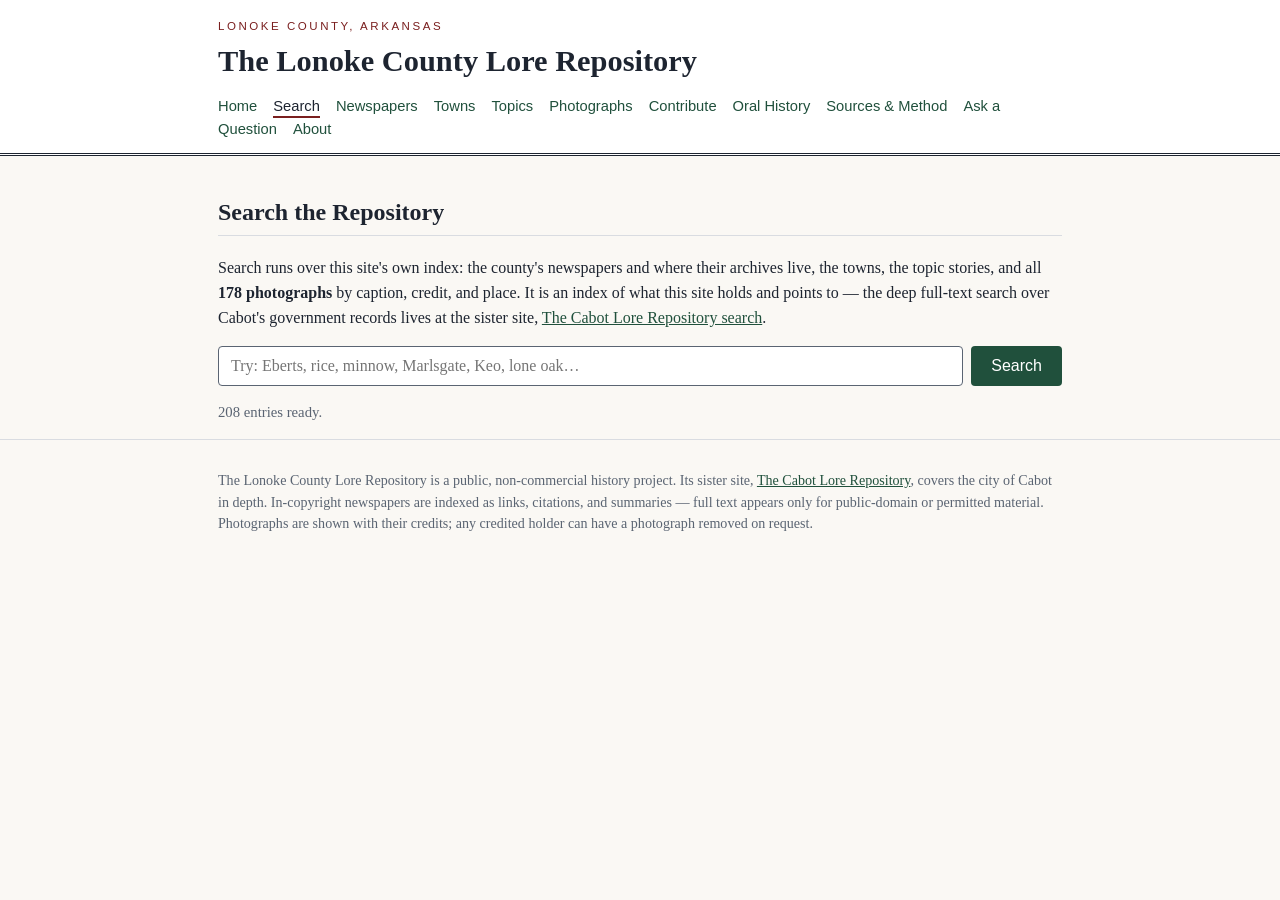
<file: search.html>
<!DOCTYPE html>
<html lang="en">
<head>
<meta charset="utf-8">
<meta name="viewport" content="width=device-width, initial-scale=1">
<title>Search · The Lonoke County Lore Repository</title>
<meta name="description" content="Search The Lonoke County Lore Repository: newspapers, towns, topics, and photographs by caption and place.">
<link rel="canonical" href="https://hirammcknoxt.github.io/lonoke-county-history/search.html">
<meta property="og:type" content="website">
<meta property="og:site_name" content="The Lonoke County Lore Repository">
<meta property="og:title" content="Search · The Lonoke County Lore Repository">
<meta property="og:description" content="Search The Lonoke County Lore Repository: newspapers, towns, topics, and photographs by caption and place.">
<meta property="og:url" content="https://hirammcknoxt.github.io/lonoke-county-history/search.html">
<meta name="twitter:card" content="summary">
<meta name="twitter:title" content="Search · The Lonoke County Lore Repository">
<meta name="twitter:description" content="Search The Lonoke County Lore Repository: newspapers, towns, topics, and photographs by caption and place.">
<link rel="stylesheet" href="assets/style.css">
</head>
<body>
<header><div class="wrap">
<p class="kicker">Lonoke County, Arkansas</p>
<h1><a href="index.html">The Lonoke County Lore Repository</a></h1>
<nav><a href="index.html">Home</a><a href="search.html" class="on">Search</a><a href="newspapers.html">Newspapers</a><a href="towns.html">Towns</a><a href="topics.html">Topics</a><a href="photos.html">Photographs</a><a href="contribute.html">Contribute</a><a href="oral-history.html">Oral History</a><a href="sources.html">Sources &amp; Method</a><a href="ask.html">Ask a Question</a><a href="about.html">About</a></nav>
</div></header>
<main class="wrap">

<h2>Search the Repository</h2>
<p>Search runs over this site's own index: the county's newspapers and where their archives live,
the towns, the topic stories, and all <strong>178 photographs</strong> by caption, credit,
and place. It is an index of what this site holds and points to — the deep full-text search over
Cabot's government records lives at the sister site,
<a href="https://cabotlore.org/search.html">The Cabot Lore Repository search</a>.</p>
<form id="searchform">
  <input type="search" id="q" placeholder="Try: Eberts, rice, minnow, Marlsgate, Keo, lone oak…" autocomplete="off">
  <button type="submit">Search</button>
</form>
<p id="status" class="note"></p>
<div id="results"></div>
<script src="assets/search.js"></script>

</main>
<footer><div class="wrap">
<p class="small">The Lonoke County Lore Repository is a public, non-commercial history project.
Its sister site, <a href="https://cabotlore.org/">The Cabot Lore Repository</a>, covers the city of Cabot in depth.
In-copyright newspapers are indexed as links, citations, and summaries — full text appears only for
public-domain or permitted material. Photographs are shown with their credits; any credited holder
can have a photograph removed on request.</p>
</div></footer>
</body>
</html>
</file>
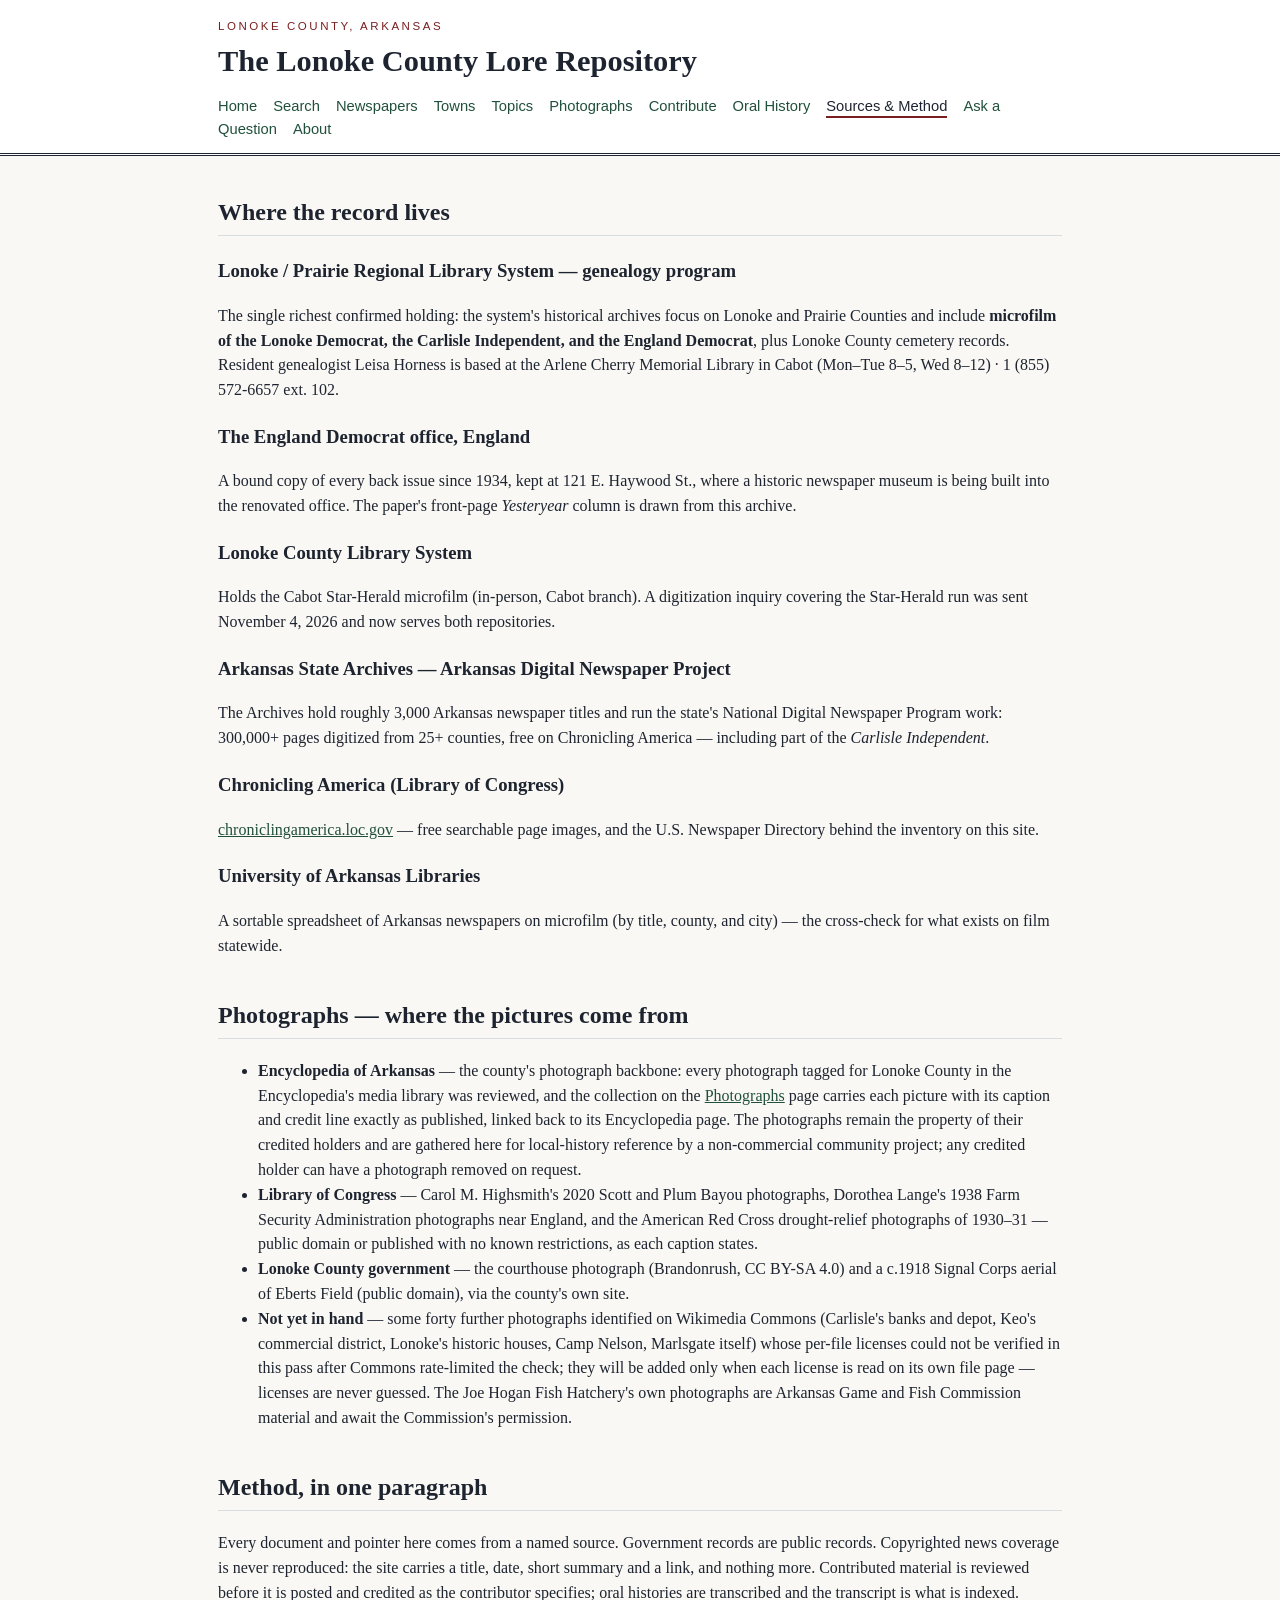
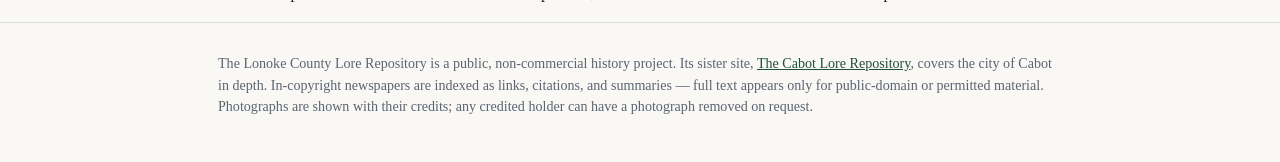
<file: sources.html>
<!DOCTYPE html>
<html lang="en">
<head>
<meta charset="utf-8">
<meta name="viewport" content="width=device-width, initial-scale=1">
<title>Sources & Method · The Lonoke County Lore Repository</title>
<meta name="description" content="Where Lonoke County&#x27;s record lives: regional library microfilm, the England Democrat office archive, Arkansas State Archives, Chronicling America, and the photograph sources.">
<link rel="canonical" href="https://hirammcknoxt.github.io/lonoke-county-history/sources.html">
<meta property="og:type" content="website">
<meta property="og:site_name" content="The Lonoke County Lore Repository">
<meta property="og:title" content="Sources & Method · The Lonoke County Lore Repository">
<meta property="og:description" content="Where Lonoke County&#x27;s record lives: regional library microfilm, the England Democrat office archive, Arkansas State Archives, Chronicling America, and the photograph sources.">
<meta property="og:url" content="https://hirammcknoxt.github.io/lonoke-county-history/sources.html">
<meta name="twitter:card" content="summary">
<meta name="twitter:title" content="Sources & Method · The Lonoke County Lore Repository">
<meta name="twitter:description" content="Where Lonoke County&#x27;s record lives: regional library microfilm, the England Democrat office archive, Arkansas State Archives, Chronicling America, and the photograph sources.">
<link rel="stylesheet" href="assets/style.css">
</head>
<body>
<header><div class="wrap">
<p class="kicker">Lonoke County, Arkansas</p>
<h1><a href="index.html">The Lonoke County Lore Repository</a></h1>
<nav><a href="index.html">Home</a><a href="search.html">Search</a><a href="newspapers.html">Newspapers</a><a href="towns.html">Towns</a><a href="topics.html">Topics</a><a href="photos.html">Photographs</a><a href="contribute.html">Contribute</a><a href="oral-history.html">Oral History</a><a href="sources.html" class="on">Sources &amp; Method</a><a href="ask.html">Ask a Question</a><a href="about.html">About</a></nav>
</div></header>
<main class="wrap">
<h2>Where the record lives</h2>
<h3>Lonoke / Prairie Regional Library System — genealogy program</h3>
<p>The single richest confirmed holding: the system's historical archives focus on Lonoke and
Prairie Counties and include <strong>microfilm of the Lonoke Democrat, the Carlisle
Independent, and the England Democrat</strong>, plus Lonoke County cemetery records.
Resident genealogist Leisa Horness is based at the Arlene Cherry Memorial Library in Cabot
(Mon–Tue 8–5, Wed 8–12) · 1 (855) 572-6657 ext. 102.</p>
<h3>The England Democrat office, England</h3>
<p>A bound copy of every back issue since 1934, kept at 121 E. Haywood St., where a historic
newspaper museum is being built into the renovated office. The paper's front-page
<em>Yesteryear</em> column is drawn from this archive.</p>
<h3>Lonoke County Library System</h3>
<p>Holds the Cabot Star-Herald microfilm (in-person, Cabot branch). A digitization inquiry
covering the Star-Herald run was sent November 4, 2026 and now serves both repositories.</p>
<h3>Arkansas State Archives — Arkansas Digital Newspaper Project</h3>
<p>The Archives hold roughly 3,000 Arkansas newspaper titles and run the state's National
Digital Newspaper Program work: 300,000+ pages digitized from 25+ counties, free on
Chronicling America — including part of the <em>Carlisle Independent</em>.</p>
<h3>Chronicling America (Library of Congress)</h3>
<p><a href="https://chroniclingamerica.loc.gov">chroniclingamerica.loc.gov</a> — free
searchable page images, and the U.S. Newspaper Directory behind the inventory on this site.</p>
<h3>University of Arkansas Libraries</h3>
<p>A sortable spreadsheet of Arkansas newspapers on microfilm (by title, county, and city) —
the cross-check for what exists on film statewide.</p>
<h2>Photographs — where the pictures come from</h2>
<ul>
<li><strong>Encyclopedia of Arkansas</strong> — the county's photograph backbone: every photograph
tagged for Lonoke County in the Encyclopedia's media library was reviewed, and the collection on the
<a href="photos.html">Photographs</a> page carries each picture with its caption and credit line
exactly as published, linked back to its Encyclopedia page. The photographs remain the property of
their credited holders and are gathered here for local-history reference by a non-commercial
community project; any credited holder can have a photograph removed on request.</li>
<li><strong>Library of Congress</strong> — Carol M. Highsmith's 2020 Scott and Plum Bayou photographs,
Dorothea Lange's 1938 Farm Security Administration photographs near England, and the American Red
Cross drought-relief photographs of 1930–31 — public domain or published with no known restrictions,
as each caption states.</li>
<li><strong>Lonoke County government</strong> — the courthouse photograph (Brandonrush, CC BY-SA 4.0)
and a c.1918 Signal Corps aerial of Eberts Field (public domain), via the county's own site.</li>
<li><strong>Not yet in hand</strong> — some forty further photographs identified on Wikimedia Commons
(Carlisle's banks and depot, Keo's commercial district, Lonoke's historic houses, Camp Nelson,
Marlsgate itself) whose per-file licenses could not be verified in this pass after Commons
rate-limited the check; they will be added only when each license is read on its own file page —
licenses are never guessed. The Joe Hogan Fish Hatchery's own photographs are Arkansas Game and
Fish Commission material and await the Commission's permission.</li>
</ul>
<h2>Method, in one paragraph</h2>
<p>Every document and pointer here comes from a named source. Government records are public records.
Copyrighted news coverage is never reproduced: the site carries a title, date, short summary and a
link, and nothing more. Contributed material is reviewed before it is posted and credited as the
contributor specifies; oral histories are transcribed and the transcript is what is indexed.</p>

</main>
<footer><div class="wrap">
<p class="small">The Lonoke County Lore Repository is a public, non-commercial history project.
Its sister site, <a href="https://cabotlore.org/">The Cabot Lore Repository</a>, covers the city of Cabot in depth.
In-copyright newspapers are indexed as links, citations, and summaries — full text appears only for
public-domain or permitted material. Photographs are shown with their credits; any credited holder
can have a photograph removed on request.</p>
</div></footer>
</body>
</html>
</file>
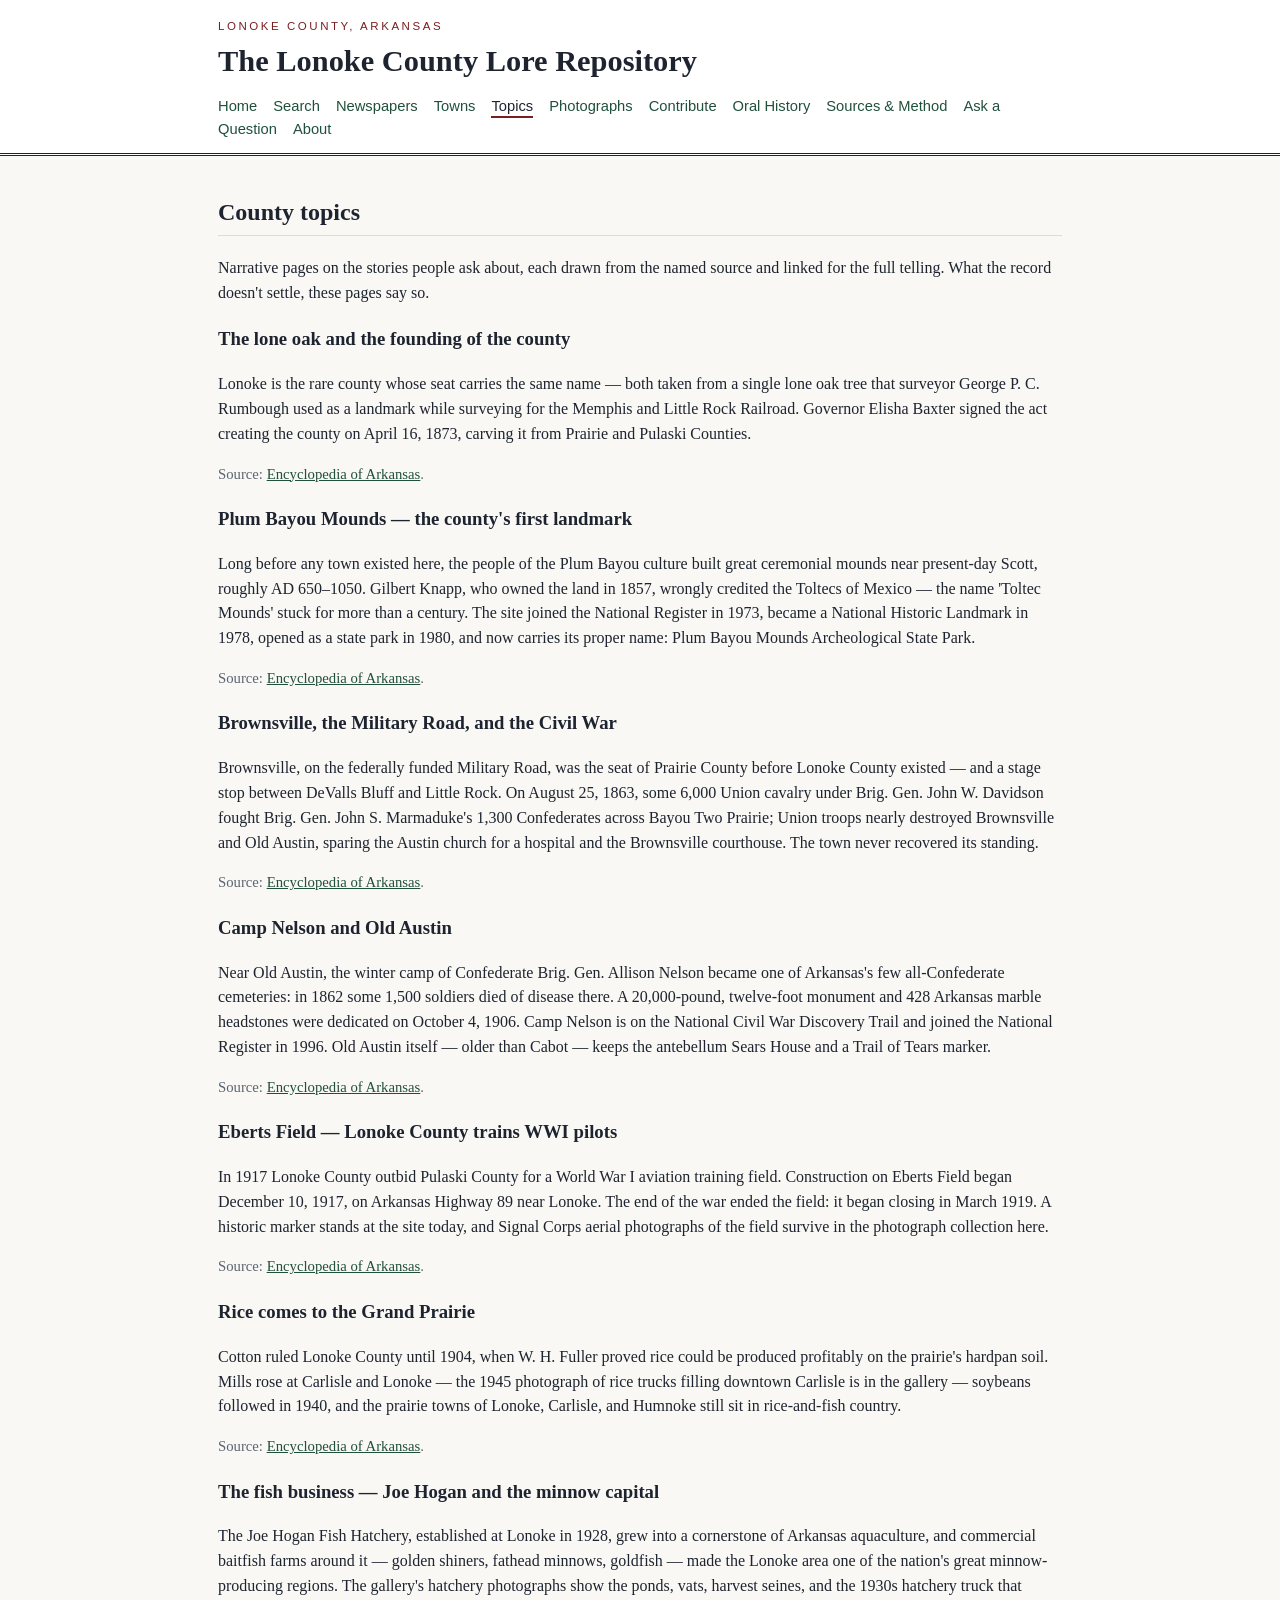
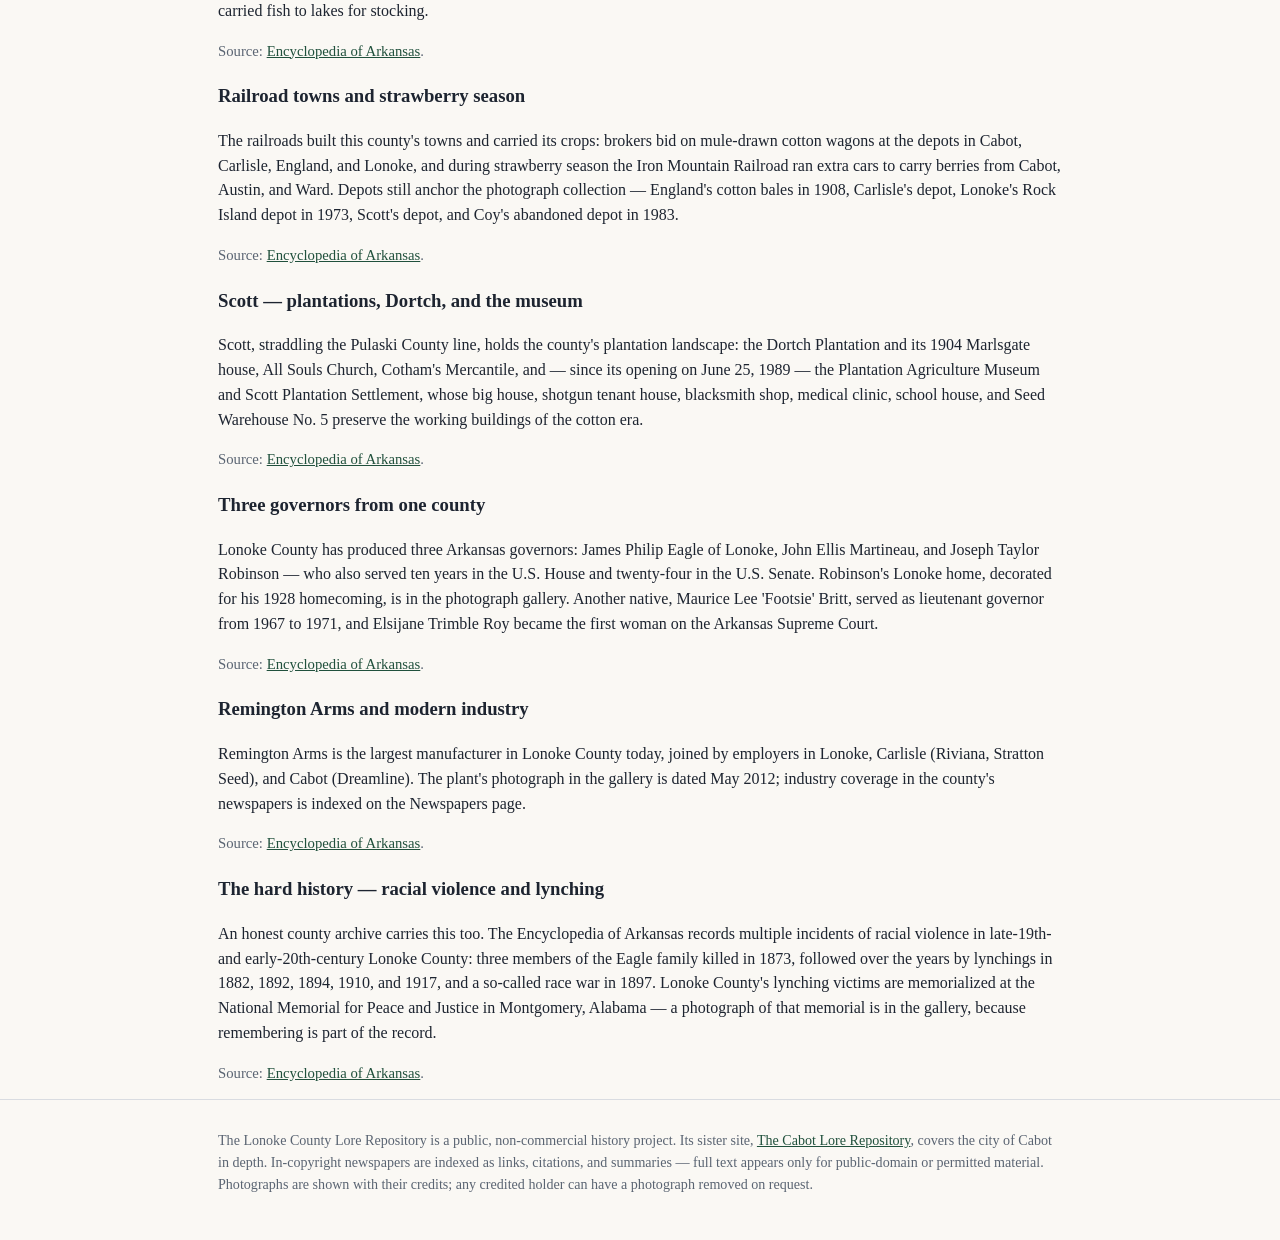
<file: topics.html>
<!DOCTYPE html>
<html lang="en">
<head>
<meta charset="utf-8">
<meta name="viewport" content="width=device-width, initial-scale=1">
<title>Topics · The Lonoke County Lore Repository</title>
<meta name="description" content="Lonoke County story pages: the lone oak, Plum Bayou Mounds, Eberts Field, rice, the fish business, Scott and Marlsgate, and the county&#x27;s hard history.">
<link rel="canonical" href="https://hirammcknoxt.github.io/lonoke-county-history/topics.html">
<meta property="og:type" content="website">
<meta property="og:site_name" content="The Lonoke County Lore Repository">
<meta property="og:title" content="Topics · The Lonoke County Lore Repository">
<meta property="og:description" content="Lonoke County story pages: the lone oak, Plum Bayou Mounds, Eberts Field, rice, the fish business, Scott and Marlsgate, and the county&#x27;s hard history.">
<meta property="og:url" content="https://hirammcknoxt.github.io/lonoke-county-history/topics.html">
<meta name="twitter:card" content="summary">
<meta name="twitter:title" content="Topics · The Lonoke County Lore Repository">
<meta name="twitter:description" content="Lonoke County story pages: the lone oak, Plum Bayou Mounds, Eberts Field, rice, the fish business, Scott and Marlsgate, and the county&#x27;s hard history.">
<link rel="stylesheet" href="assets/style.css">
</head>
<body>
<header><div class="wrap">
<p class="kicker">Lonoke County, Arkansas</p>
<h1><a href="index.html">The Lonoke County Lore Repository</a></h1>
<nav><a href="index.html">Home</a><a href="search.html">Search</a><a href="newspapers.html">Newspapers</a><a href="towns.html">Towns</a><a href="topics.html" class="on">Topics</a><a href="photos.html">Photographs</a><a href="contribute.html">Contribute</a><a href="oral-history.html">Oral History</a><a href="sources.html">Sources &amp; Method</a><a href="ask.html">Ask a Question</a><a href="about.html">About</a></nav>
</div></header>
<main class="wrap">
<h2>County topics</h2>
<p>Narrative pages on the stories people ask about, each drawn from the named source and linked for the full telling. What the record doesn't settle, these pages say so.</p>
<h3 id="the-lone-oak-and-the-founding-of-the-county">The lone oak and the founding of the county</h3>
<p>Lonoke is the rare county whose seat carries the same name — both taken from a single lone oak tree that surveyor George P. C. Rumbough used as a landmark while surveying for the Memphis and Little Rock Railroad. Governor Elisha Baxter signed the act creating the county on April 16, 1873, carving it from Prairie and Pulaski Counties.</p>
<p class="note">Source: <a href="https://encyclopediaofarkansas.net/entries/lonoke-county-787/">Encyclopedia of Arkansas</a>.</p>
<h3 id="plum-bayou-mounds-the-county-s-first-landmark">Plum Bayou Mounds — the county&#x27;s first landmark</h3>
<p>Long before any town existed here, the people of the Plum Bayou culture built great ceremonial mounds near present-day Scott, roughly AD 650–1050. Gilbert Knapp, who owned the land in 1857, wrongly credited the Toltecs of Mexico — the name &#x27;Toltec Mounds&#x27; stuck for more than a century. The site joined the National Register in 1973, became a National Historic Landmark in 1978, opened as a state park in 1980, and now carries its proper name: Plum Bayou Mounds Archeological State Park.</p>
<p class="note">Source: <a href="https://encyclopediaofarkansas.net/entries/toltec-mounds-archeological-state-park-1257/">Encyclopedia of Arkansas</a>.</p>
<h3 id="brownsville-the-military-road-and-the-civil-war">Brownsville, the Military Road, and the Civil War</h3>
<p>Brownsville, on the federally funded Military Road, was the seat of Prairie County before Lonoke County existed — and a stage stop between DeValls Bluff and Little Rock. On August 25, 1863, some 6,000 Union cavalry under Brig. Gen. John W. Davidson fought Brig. Gen. John S. Marmaduke&#x27;s 1,300 Confederates across Bayou Two Prairie; Union troops nearly destroyed Brownsville and Old Austin, sparing the Austin church for a hospital and the Brownsville courthouse. The town never recovered its standing.</p>
<p class="note">Source: <a href="https://encyclopediaofarkansas.net/entries/lonoke-county-787/">Encyclopedia of Arkansas</a>.</p>
<h3 id="camp-nelson-and-old-austin">Camp Nelson and Old Austin</h3>
<p>Near Old Austin, the winter camp of Confederate Brig. Gen. Allison Nelson became one of Arkansas&#x27;s few all-Confederate cemeteries: in 1862 some 1,500 soldiers died of disease there. A 20,000-pound, twelve-foot monument and 428 Arkansas marble headstones were dedicated on October 4, 1906. Camp Nelson is on the National Civil War Discovery Trail and joined the National Register in 1996. Old Austin itself — older than Cabot — keeps the antebellum Sears House and a Trail of Tears marker.</p>
<p class="note">Source: <a href="https://encyclopediaofarkansas.net/entries/camp-nelson-confederate-cemetery-4275/">Encyclopedia of Arkansas</a>.</p>
<h3 id="eberts-field-lonoke-county-trains-wwi-pilots">Eberts Field — Lonoke County trains WWI pilots</h3>
<p>In 1917 Lonoke County outbid Pulaski County for a World War I aviation training field. Construction on Eberts Field began December 10, 1917, on Arkansas Highway 89 near Lonoke. The end of the war ended the field: it began closing in March 1919. A historic marker stands at the site today, and Signal Corps aerial photographs of the field survive in the photograph collection here.</p>
<p class="note">Source: <a href="https://encyclopediaofarkansas.net/entries/lonoke-county-787/">Encyclopedia of Arkansas</a>.</p>
<h3 id="rice-comes-to-the-grand-prairie">Rice comes to the Grand Prairie</h3>
<p>Cotton ruled Lonoke County until 1904, when W. H. Fuller proved rice could be produced profitably on the prairie&#x27;s hardpan soil. Mills rose at Carlisle and Lonoke — the 1945 photograph of rice trucks filling downtown Carlisle is in the gallery — soybeans followed in 1940, and the prairie towns of Lonoke, Carlisle, and Humnoke still sit in rice-and-fish country.</p>
<p class="note">Source: <a href="https://encyclopediaofarkansas.net/entries/lonoke-county-787/">Encyclopedia of Arkansas</a>.</p>
<h3 id="the-fish-business-joe-hogan-and-the-minnow-capital">The fish business — Joe Hogan and the minnow capital</h3>
<p>The Joe Hogan Fish Hatchery, established at Lonoke in 1928, grew into a cornerstone of Arkansas aquaculture, and commercial baitfish farms around it — golden shiners, fathead minnows, goldfish — made the Lonoke area one of the nation&#x27;s great minnow-producing regions. The gallery&#x27;s hatchery photographs show the ponds, vats, harvest seines, and the 1930s hatchery truck that carried fish to lakes for stocking.</p>
<p class="note">Source: <a href="https://encyclopediaofarkansas.net/entries/lonoke-county-787/">Encyclopedia of Arkansas</a>.</p>
<h3 id="railroad-towns-and-strawberry-season">Railroad towns and strawberry season</h3>
<p>The railroads built this county&#x27;s towns and carried its crops: brokers bid on mule-drawn cotton wagons at the depots in Cabot, Carlisle, England, and Lonoke, and during strawberry season the Iron Mountain Railroad ran extra cars to carry berries from Cabot, Austin, and Ward. Depots still anchor the photograph collection — England&#x27;s cotton bales in 1908, Carlisle&#x27;s depot, Lonoke&#x27;s Rock Island depot in 1973, Scott&#x27;s depot, and Coy&#x27;s abandoned depot in 1983.</p>
<p class="note">Source: <a href="https://encyclopediaofarkansas.net/entries/lonoke-county-787/">Encyclopedia of Arkansas</a>.</p>
<h3 id="scott-plantations-dortch-and-the-museum">Scott — plantations, Dortch, and the museum</h3>
<p>Scott, straddling the Pulaski County line, holds the county&#x27;s plantation landscape: the Dortch Plantation and its 1904 Marlsgate house, All Souls Church, Cotham&#x27;s Mercantile, and — since its opening on June 25, 1989 — the Plantation Agriculture Museum and Scott Plantation Settlement, whose big house, shotgun tenant house, blacksmith shop, medical clinic, school house, and Seed Warehouse No. 5 preserve the working buildings of the cotton era.</p>
<p class="note">Source: <a href="https://encyclopediaofarkansas.net/entries/lonoke-county-787/">Encyclopedia of Arkansas</a>.</p>
<h3 id="three-governors-from-one-county">Three governors from one county</h3>
<p>Lonoke County has produced three Arkansas governors: James Philip Eagle of Lonoke, John Ellis Martineau, and Joseph Taylor Robinson — who also served ten years in the U.S. House and twenty-four in the U.S. Senate. Robinson&#x27;s Lonoke home, decorated for his 1928 homecoming, is in the photograph gallery. Another native, Maurice Lee &#x27;Footsie&#x27; Britt, served as lieutenant governor from 1967 to 1971, and Elsijane Trimble Roy became the first woman on the Arkansas Supreme Court.</p>
<p class="note">Source: <a href="https://encyclopediaofarkansas.net/entries/lonoke-county-787/">Encyclopedia of Arkansas</a>.</p>
<h3 id="remington-arms-and-modern-industry">Remington Arms and modern industry</h3>
<p>Remington Arms is the largest manufacturer in Lonoke County today, joined by employers in Lonoke, Carlisle (Riviana, Stratton Seed), and Cabot (Dreamline). The plant&#x27;s photograph in the gallery is dated May 2012; industry coverage in the county&#x27;s newspapers is indexed on the Newspapers page.</p>
<p class="note">Source: <a href="https://encyclopediaofarkansas.net/entries/lonoke-county-787/">Encyclopedia of Arkansas</a>.</p>
<h3 id="the-hard-history-racial-violence-and-lynching">The hard history — racial violence and lynching</h3>
<p>An honest county archive carries this too. The Encyclopedia of Arkansas records multiple incidents of racial violence in late-19th- and early-20th-century Lonoke County: three members of the Eagle family killed in 1873, followed over the years by lynchings in 1882, 1892, 1894, 1910, and 1917, and a so-called race war in 1897. Lonoke County&#x27;s lynching victims are memorialized at the National Memorial for Peace and Justice in Montgomery, Alabama — a photograph of that memorial is in the gallery, because remembering is part of the record.</p>
<p class="note">Source: <a href="https://encyclopediaofarkansas.net/entries/lonoke-county-787/">Encyclopedia of Arkansas</a>.</p>
</main>
<footer><div class="wrap">
<p class="small">The Lonoke County Lore Repository is a public, non-commercial history project.
Its sister site, <a href="https://cabotlore.org/">The Cabot Lore Repository</a>, covers the city of Cabot in depth.
In-copyright newspapers are indexed as links, citations, and summaries — full text appears only for
public-domain or permitted material. Photographs are shown with their credits; any credited holder
can have a photograph removed on request.</p>
</div></footer>
</body>
</html>
</file>
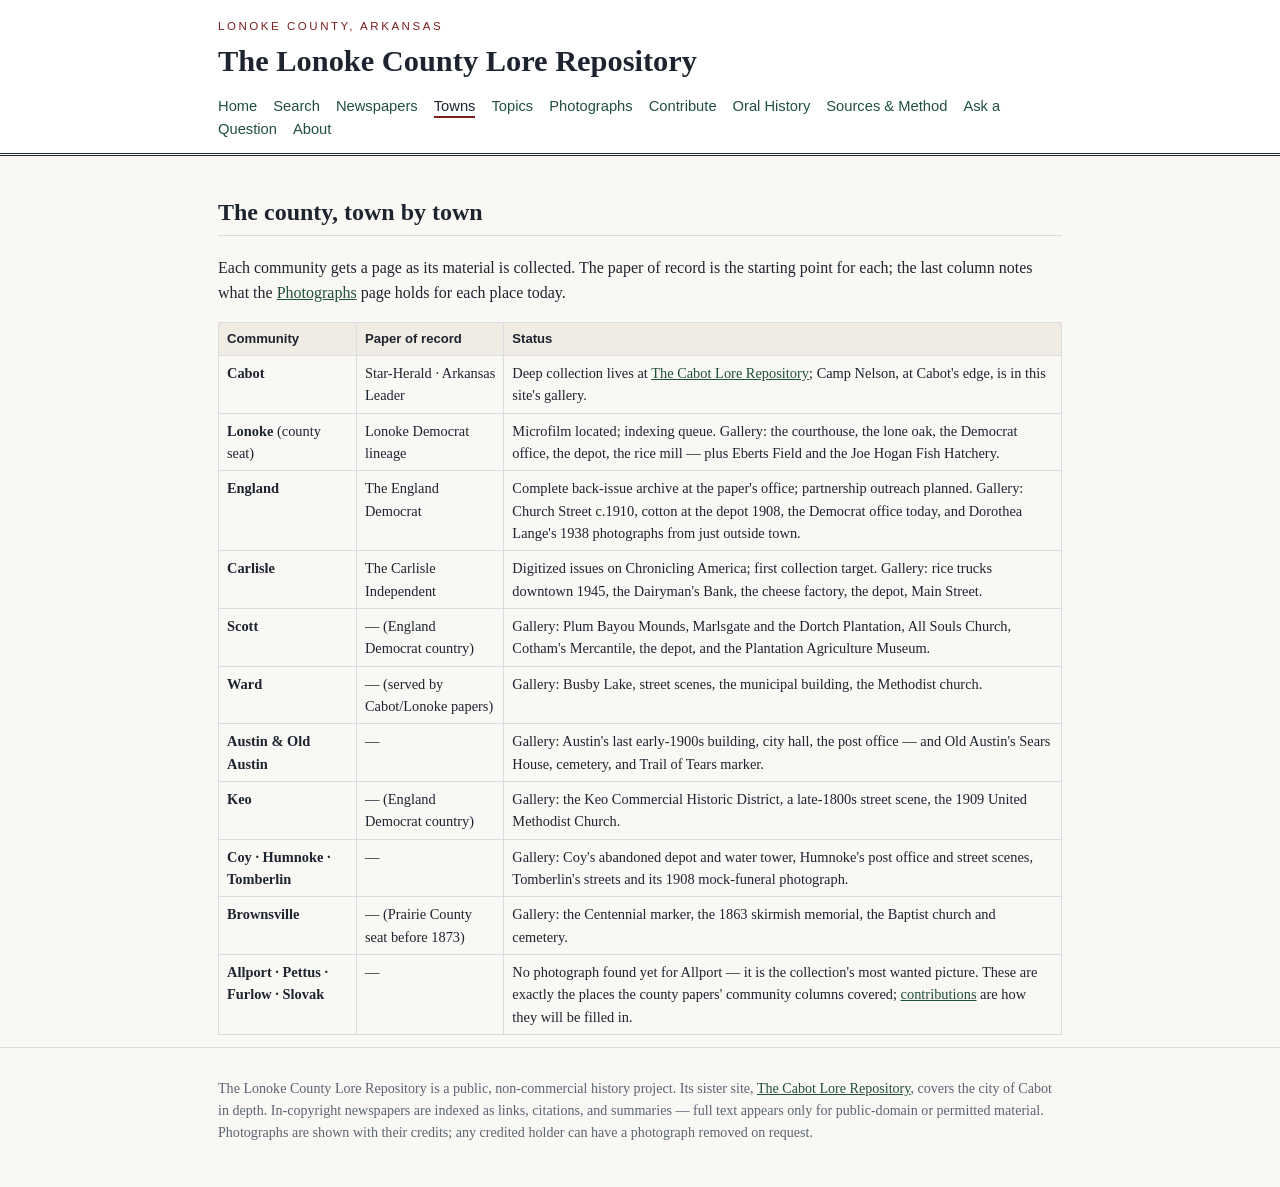
<file: towns.html>
<!DOCTYPE html>
<html lang="en">
<head>
<meta charset="utf-8">
<meta name="viewport" content="width=device-width, initial-scale=1">
<title>Towns · The Lonoke County Lore Repository</title>
<meta name="description" content="Lonoke County, Arkansas community by community — Cabot, Lonoke, England, Carlisle, Ward, Austin, Keo, Scott — with each town&#x27;s paper of record.">
<link rel="canonical" href="https://hirammcknoxt.github.io/lonoke-county-history/towns.html">
<meta property="og:type" content="website">
<meta property="og:site_name" content="The Lonoke County Lore Repository">
<meta property="og:title" content="Towns · The Lonoke County Lore Repository">
<meta property="og:description" content="Lonoke County, Arkansas community by community — Cabot, Lonoke, England, Carlisle, Ward, Austin, Keo, Scott — with each town&#x27;s paper of record.">
<meta property="og:url" content="https://hirammcknoxt.github.io/lonoke-county-history/towns.html">
<meta name="twitter:card" content="summary">
<meta name="twitter:title" content="Towns · The Lonoke County Lore Repository">
<meta name="twitter:description" content="Lonoke County, Arkansas community by community — Cabot, Lonoke, England, Carlisle, Ward, Austin, Keo, Scott — with each town&#x27;s paper of record.">
<link rel="stylesheet" href="assets/style.css">
</head>
<body>
<header><div class="wrap">
<p class="kicker">Lonoke County, Arkansas</p>
<h1><a href="index.html">The Lonoke County Lore Repository</a></h1>
<nav><a href="index.html">Home</a><a href="search.html">Search</a><a href="newspapers.html">Newspapers</a><a href="towns.html" class="on">Towns</a><a href="topics.html">Topics</a><a href="photos.html">Photographs</a><a href="contribute.html">Contribute</a><a href="oral-history.html">Oral History</a><a href="sources.html">Sources &amp; Method</a><a href="ask.html">Ask a Question</a><a href="about.html">About</a></nav>
</div></header>
<main class="wrap">
<h2>The county, town by town</h2>
<p>Each community gets a page as its material is collected. The paper of record is the
starting point for each; the last column notes what the <a href="photos.html">Photographs</a> page holds for each place today.</p>
<table>
<tr><th>Community</th><th>Paper of record</th><th>Status</th></tr>
<tr><td><strong>Cabot</strong></td><td>Star-Herald · Arkansas Leader</td>
<td>Deep collection lives at <a href="https://cabotlore.org/">The Cabot Lore Repository</a>; Camp Nelson, at Cabot's edge, is in this site's gallery.</td></tr>
<tr><td><strong>Lonoke</strong> (county seat)</td><td>Lonoke Democrat lineage</td>
<td>Microfilm located; indexing queue. Gallery: the courthouse, the lone oak, the Democrat office, the depot, the rice mill — plus Eberts Field and the Joe Hogan Fish Hatchery.</td></tr>
<tr><td><strong>England</strong></td><td>The England Democrat</td>
<td>Complete back-issue archive at the paper's office; partnership outreach planned. Gallery: Church Street c.1910, cotton at the depot 1908, the Democrat office today, and Dorothea Lange's 1938 photographs from just outside town.</td></tr>
<tr><td><strong>Carlisle</strong></td><td>The Carlisle Independent</td>
<td>Digitized issues on Chronicling America; first collection target. Gallery: rice trucks downtown 1945, the Dairyman's Bank, the cheese factory, the depot, Main Street.</td></tr>
<tr><td><strong>Scott</strong></td><td>— (England Democrat country)</td>
<td>Gallery: Plum Bayou Mounds, Marlsgate and the Dortch Plantation, All Souls Church, Cotham's Mercantile, the depot, and the Plantation Agriculture Museum.</td></tr>
<tr><td><strong>Ward</strong></td><td>— (served by Cabot/Lonoke papers)</td>
<td>Gallery: Busby Lake, street scenes, the municipal building, the Methodist church.</td></tr>
<tr><td><strong>Austin &amp; Old Austin</strong></td><td>—</td>
<td>Gallery: Austin's last early-1900s building, city hall, the post office — and Old Austin's Sears House, cemetery, and Trail of Tears marker.</td></tr>
<tr><td><strong>Keo</strong></td><td>— (England Democrat country)</td>
<td>Gallery: the Keo Commercial Historic District, a late-1800s street scene, the 1909 United Methodist Church.</td></tr>
<tr><td><strong>Coy · Humnoke · Tomberlin</strong></td><td>—</td>
<td>Gallery: Coy's abandoned depot and water tower, Humnoke's post office and street scenes, Tomberlin's streets and its 1908 mock-funeral photograph.</td></tr>
<tr><td><strong>Brownsville</strong></td><td>— (Prairie County seat before 1873)</td>
<td>Gallery: the Centennial marker, the 1863 skirmish memorial, the Baptist church and cemetery.</td></tr>
<tr><td><strong>Allport · Pettus · Furlow · Slovak</strong></td><td>—</td>
<td>No photograph found yet for Allport — it is the collection's most wanted picture. These are exactly the places the county papers' community columns covered; <a href="contribute.html">contributions</a> are how they will be filled in.</td></tr>
</table>

</main>
<footer><div class="wrap">
<p class="small">The Lonoke County Lore Repository is a public, non-commercial history project.
Its sister site, <a href="https://cabotlore.org/">The Cabot Lore Repository</a>, covers the city of Cabot in depth.
In-copyright newspapers are indexed as links, citations, and summaries — full text appears only for
public-domain or permitted material. Photographs are shown with their credits; any credited holder
can have a photograph removed on request.</p>
</div></footer>
</body>
</html>
</file>
<file: assets/style.css>
:root {
  --ink: #1d2430;
  --muted: #5a6472;
  --accent: #7a1f1f;
  --accent2: #20503c;
  --line: #d9dce1;
  --bg: #faf8f4;
  --card: #ffffff;
}
* { box-sizing: border-box; }
body {
  margin: 0;
  font-family: Georgia, 'Times New Roman', serif;
  color: var(--ink);
  background: var(--bg);
  line-height: 1.55;
}
.wrap { max-width: 880px; margin: 0 auto; padding: 0 18px; }
header {
  background: var(--card);
  border-bottom: 3px double var(--ink);
  padding: 18px 0 12px;
}
header .kicker {
  margin: 0;
  text-transform: uppercase;
  letter-spacing: 0.22em;
  font-size: 0.72rem;
  color: var(--accent);
  font-family: Helvetica, Arial, sans-serif;
}
header h1 { margin: 2px 0 10px; font-size: 1.9rem; }
header h1 a { color: var(--ink); text-decoration: none; }
nav { font-family: Helvetica, Arial, sans-serif; font-size: 0.92rem; }
nav a {
  color: var(--accent2);
  text-decoration: none;
  margin-right: 16px;
  padding-bottom: 2px;
}
nav a:hover { text-decoration: underline; }
nav a.on { border-bottom: 2px solid var(--accent); color: var(--ink); }
main { padding: 22px 18px 40px; }
h2 { margin-top: 1.6em; border-bottom: 1px solid var(--line); padding-bottom: 4px; }
a { color: var(--accent2); }
.note { color: var(--muted); font-size: 0.92rem; }
.button {
  display: inline-block;
  background: var(--accent);
  color: #fff !important;
  padding: 9px 18px;
  border-radius: 4px;
  text-decoration: none;
  font-family: Helvetica, Arial, sans-serif;
}
.tablewrap { overflow-x: auto; }
table { border-collapse: collapse; width: 100%; font-size: 0.9rem; margin: 12px 0; }
th, td { border: 1px solid var(--line); padding: 6px 8px; text-align: left; vertical-align: top; }
th { background: #f0ece3; font-family: Helvetica, Arial, sans-serif; font-size: 0.82rem; }
blockquote { border-left: 3px solid var(--accent); margin: 12px 0; padding: 2px 12px; color: var(--muted); }
footer { border-top: 1px solid var(--line); color: var(--muted); font-size: 0.88rem; padding: 16px 0 30px; }

/* search */
#searchform { display: flex; gap: 8px; margin: 14px 0; }
#searchform input[type="search"] {
  flex: 1; padding: 10px 12px; font-size: 1rem; border: 1px solid var(--muted);
  border-radius: 4px; font-family: inherit;
}
#searchform button {
  padding: 10px 20px; font-size: 1rem; background: var(--accent2); color: #fff;
  border: 0; border-radius: 4px; cursor: pointer; font-family: Helvetica, Arial, sans-serif;
}
.filters { display: flex; flex-wrap: wrap; gap: 14px; align-items: flex-end; font-family: Helvetica, Arial, sans-serif; font-size: 0.88rem; }
.filters fieldset { border: 1px solid var(--line); border-radius: 4px; }
.filters label { margin-right: 10px; }
.result {
  background: var(--card); border: 1px solid var(--line); border-radius: 6px;
  padding: 12px 14px; margin: 12px 0;
}
.result h3 { margin: 0 0 4px; font-size: 1.02rem; }
.result .meta { color: var(--muted); font-size: 0.82rem; font-family: Helvetica, Arial, sans-serif; margin: 0 0 6px; }
.result p { margin: 4px 0; font-size: 0.94rem; }
mark { background: #ffe98a; padding: 0 1px; }
.tag {
  display: inline-block; background: #efe9dc; border-radius: 3px; padding: 0 6px;
  font-size: 0.75rem; margin-right: 6px; font-family: Helvetica, Arial, sans-serif;
}

figure.photo { margin: 1.4em 0; }
figure.photo img { max-width: 100%; height: auto; display: block; border: 1px solid #bbb; }
figure.photo figcaption { font-size: 0.85em; color: #555; margin-top: 0.45em; line-height: 1.45; }

.cards { display: grid; grid-template-columns: repeat(auto-fit, minmax(240px, 1fr)); gap: 14px; margin: 18px 0; }
.card { background: var(--card); border: 1px solid var(--line); border-radius: 6px; padding: 14px 16px; }
.card h3 { margin: 0 0 6px; font-size: 1.05rem; }
.card p { margin: 0; color: var(--muted); font-size: 0.95rem; }
.small { font-size: 0.88rem; color: var(--muted); }
figure.hero { margin: 0 0 1.2em; }
figure.hero img { width: 100%; height: auto; display: block; border: 1px solid #bbb; }
.gallery { display: grid; grid-template-columns: repeat(auto-fill, minmax(260px, 1fr)); gap: 16px; margin: 14px 0 8px; }
.gallery figure.photo { margin: 0; }
</file>
